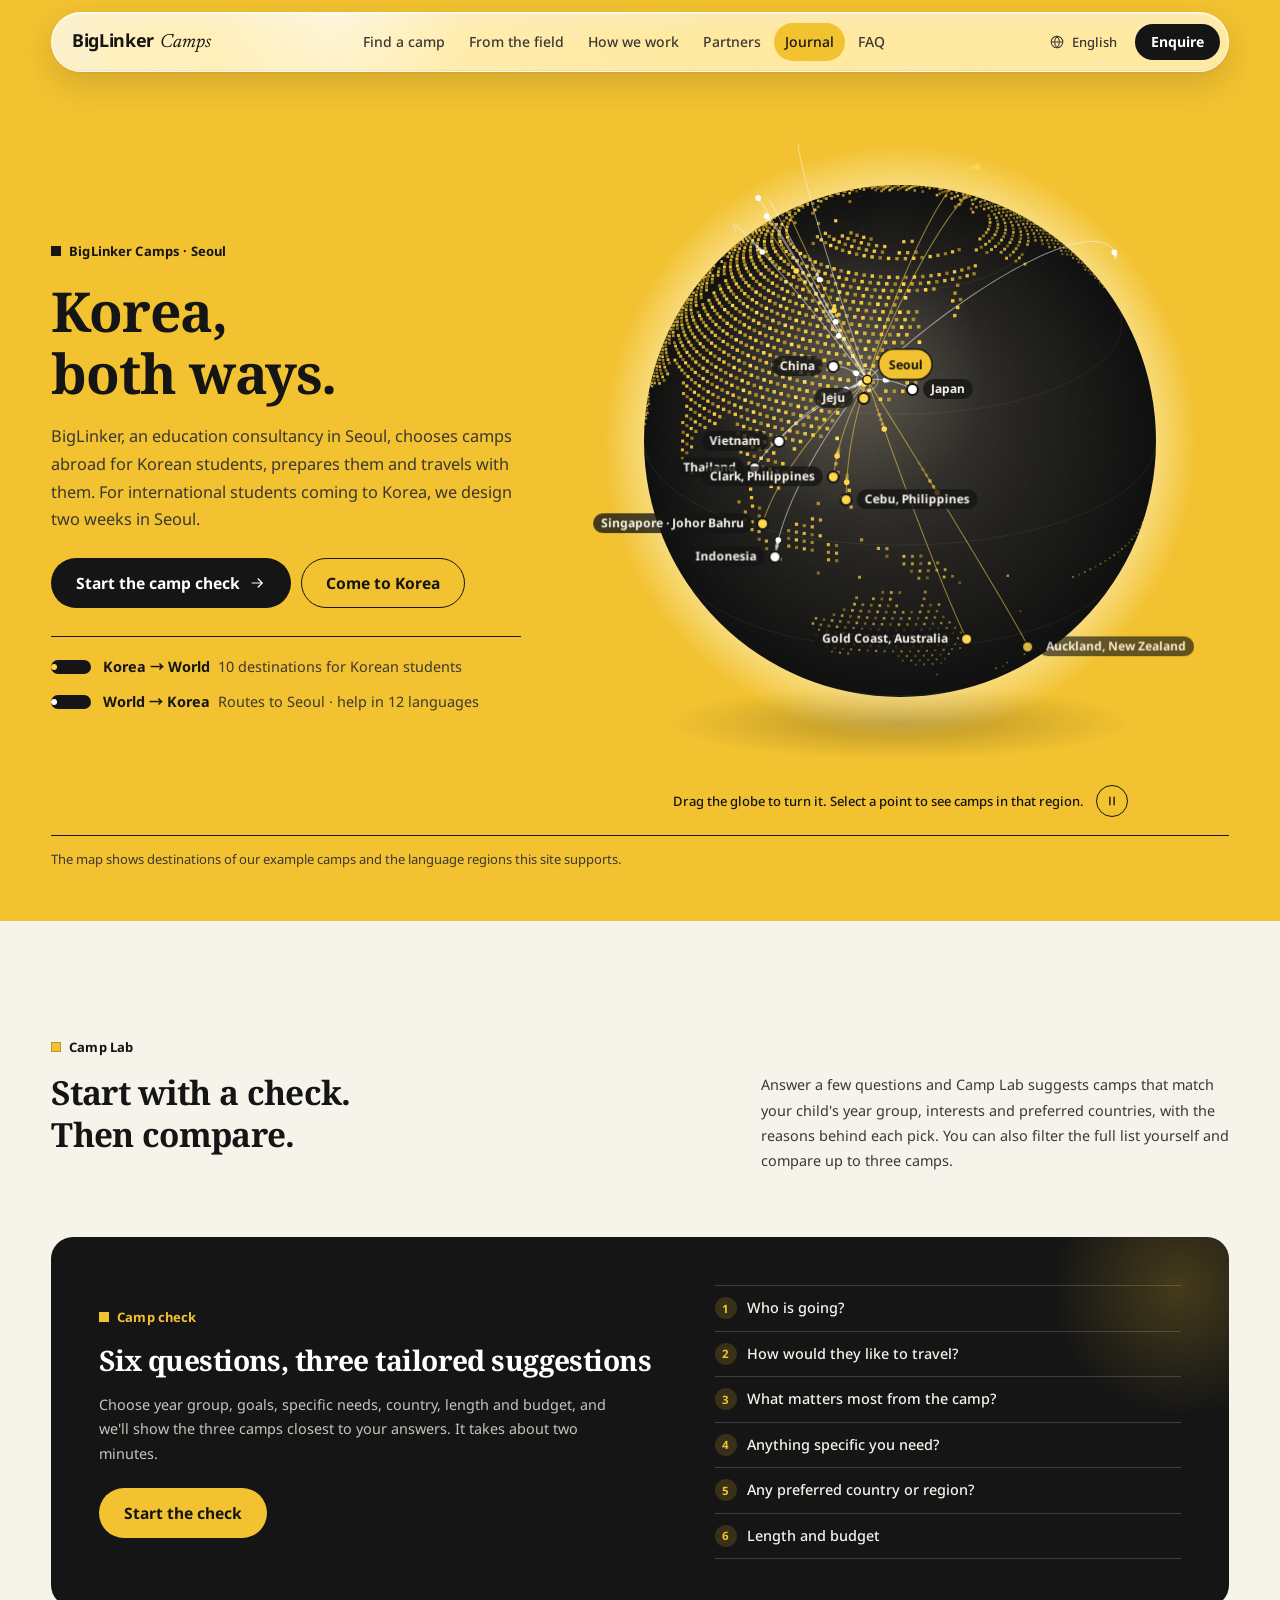
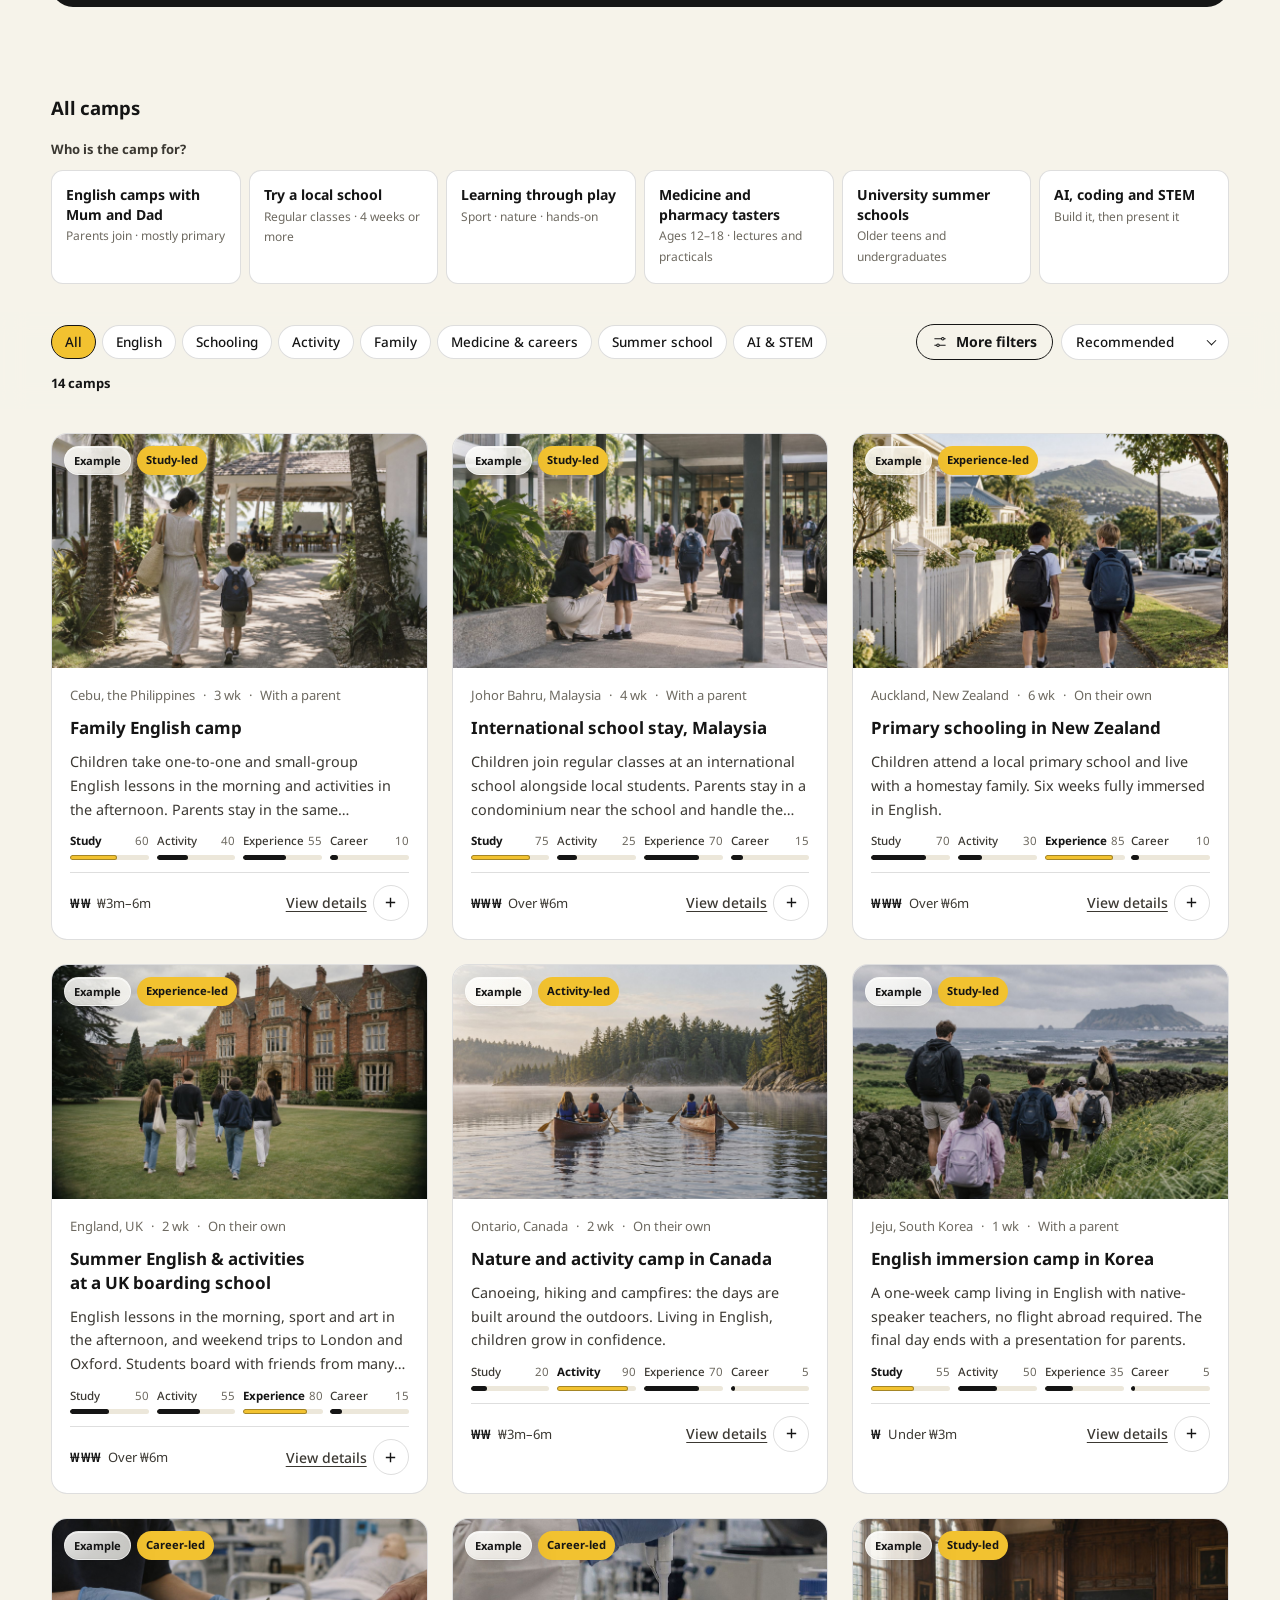
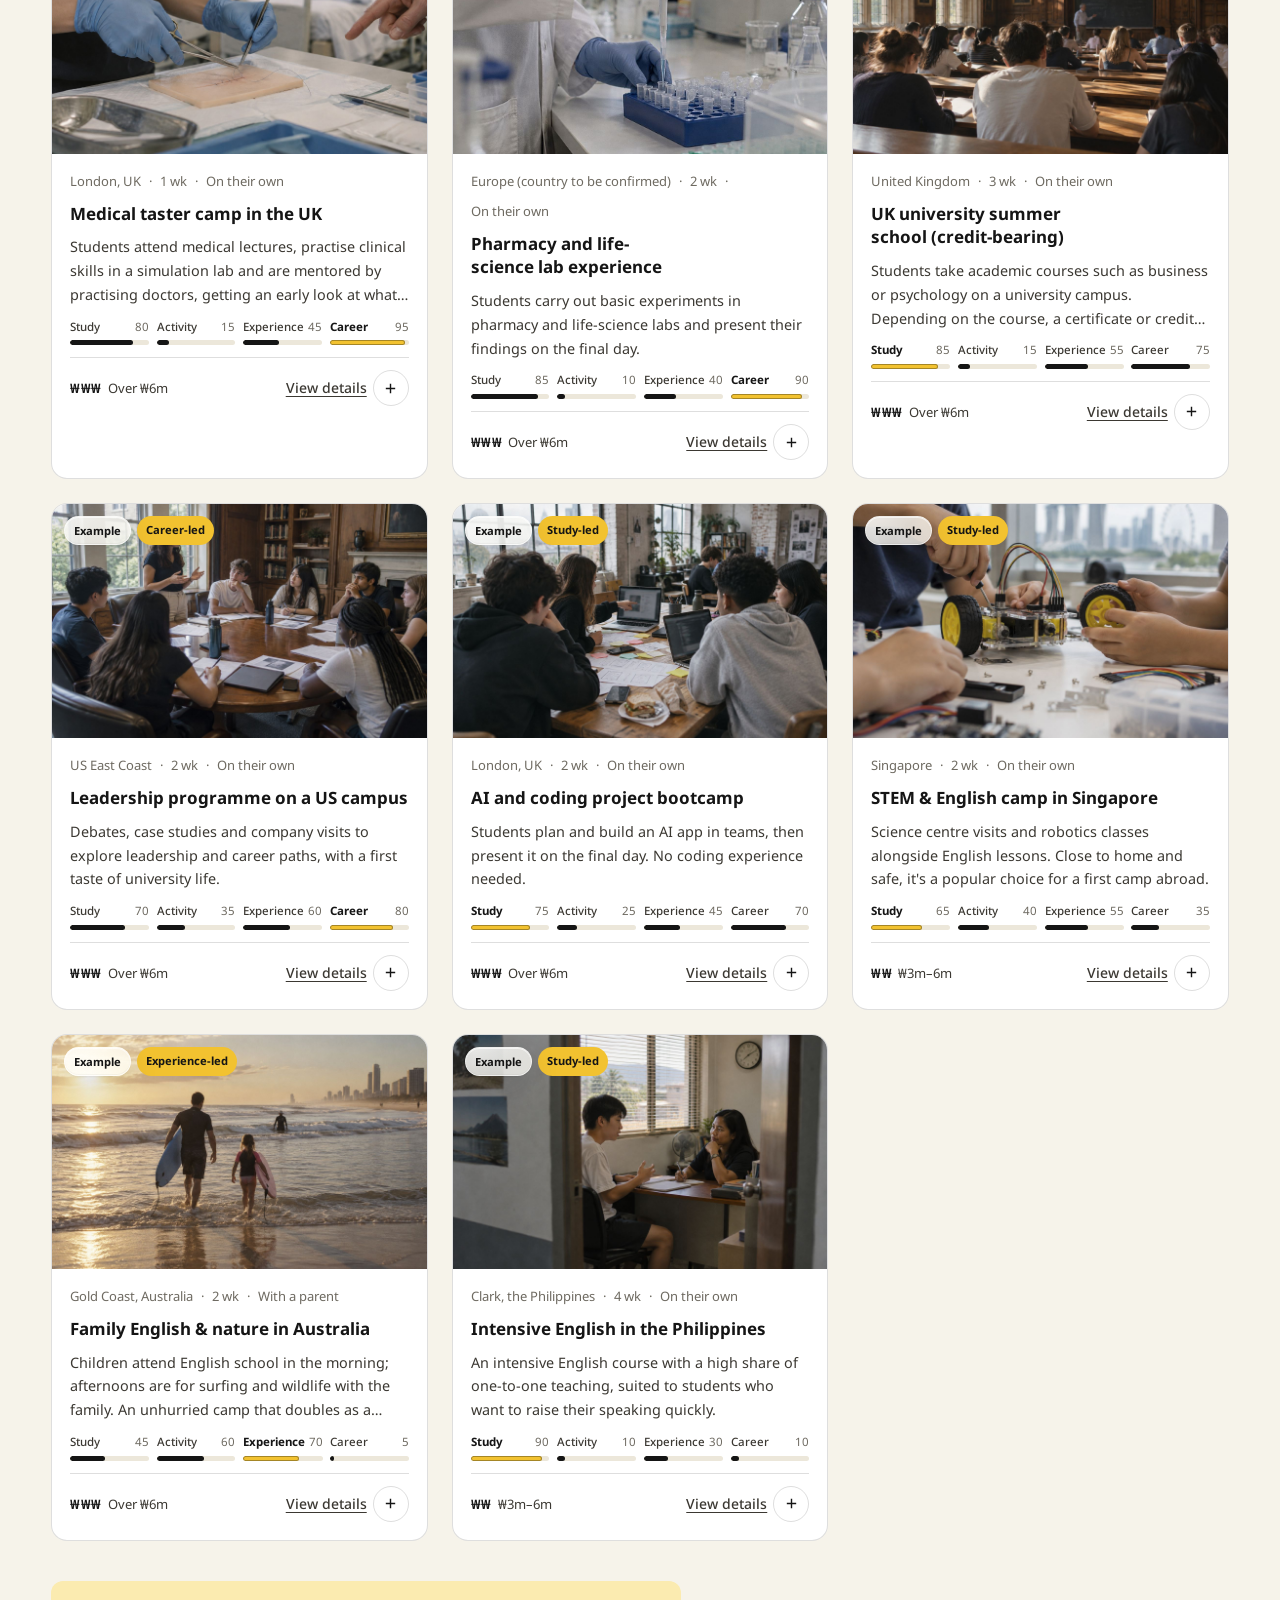
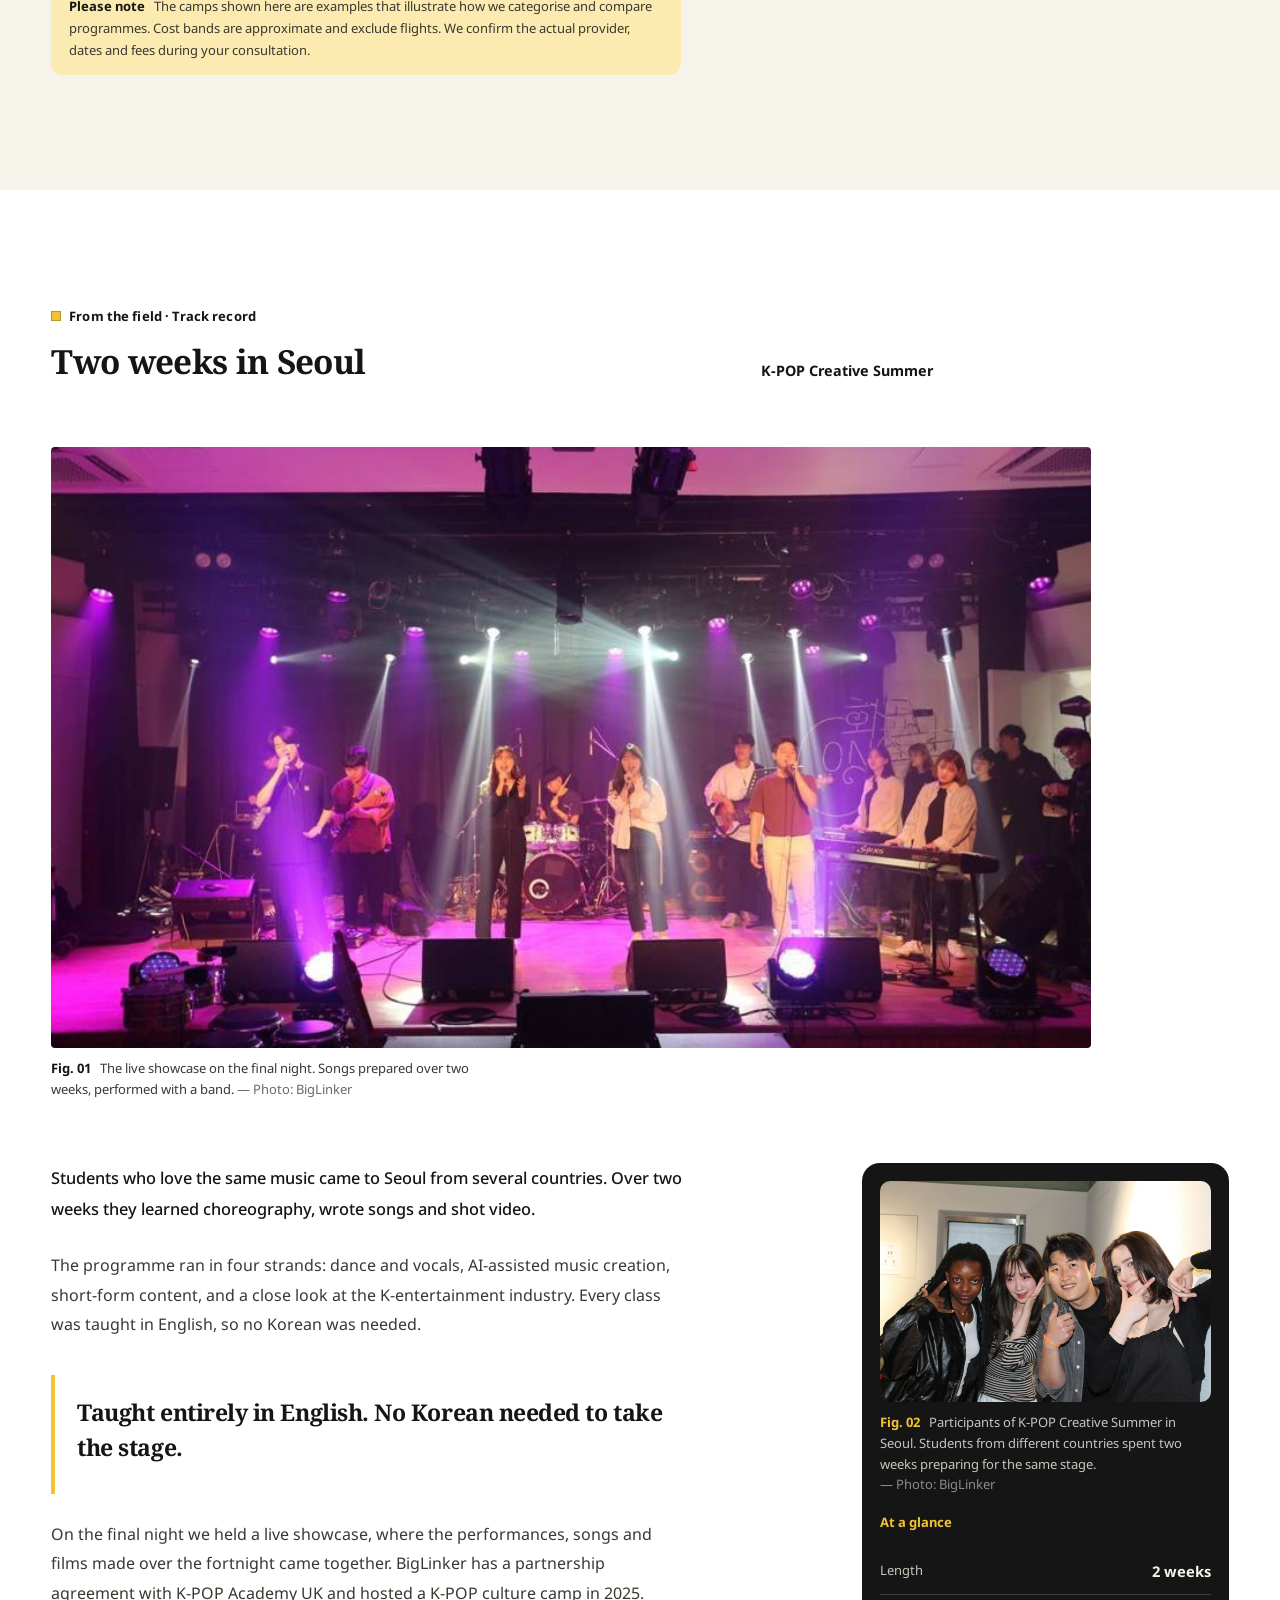
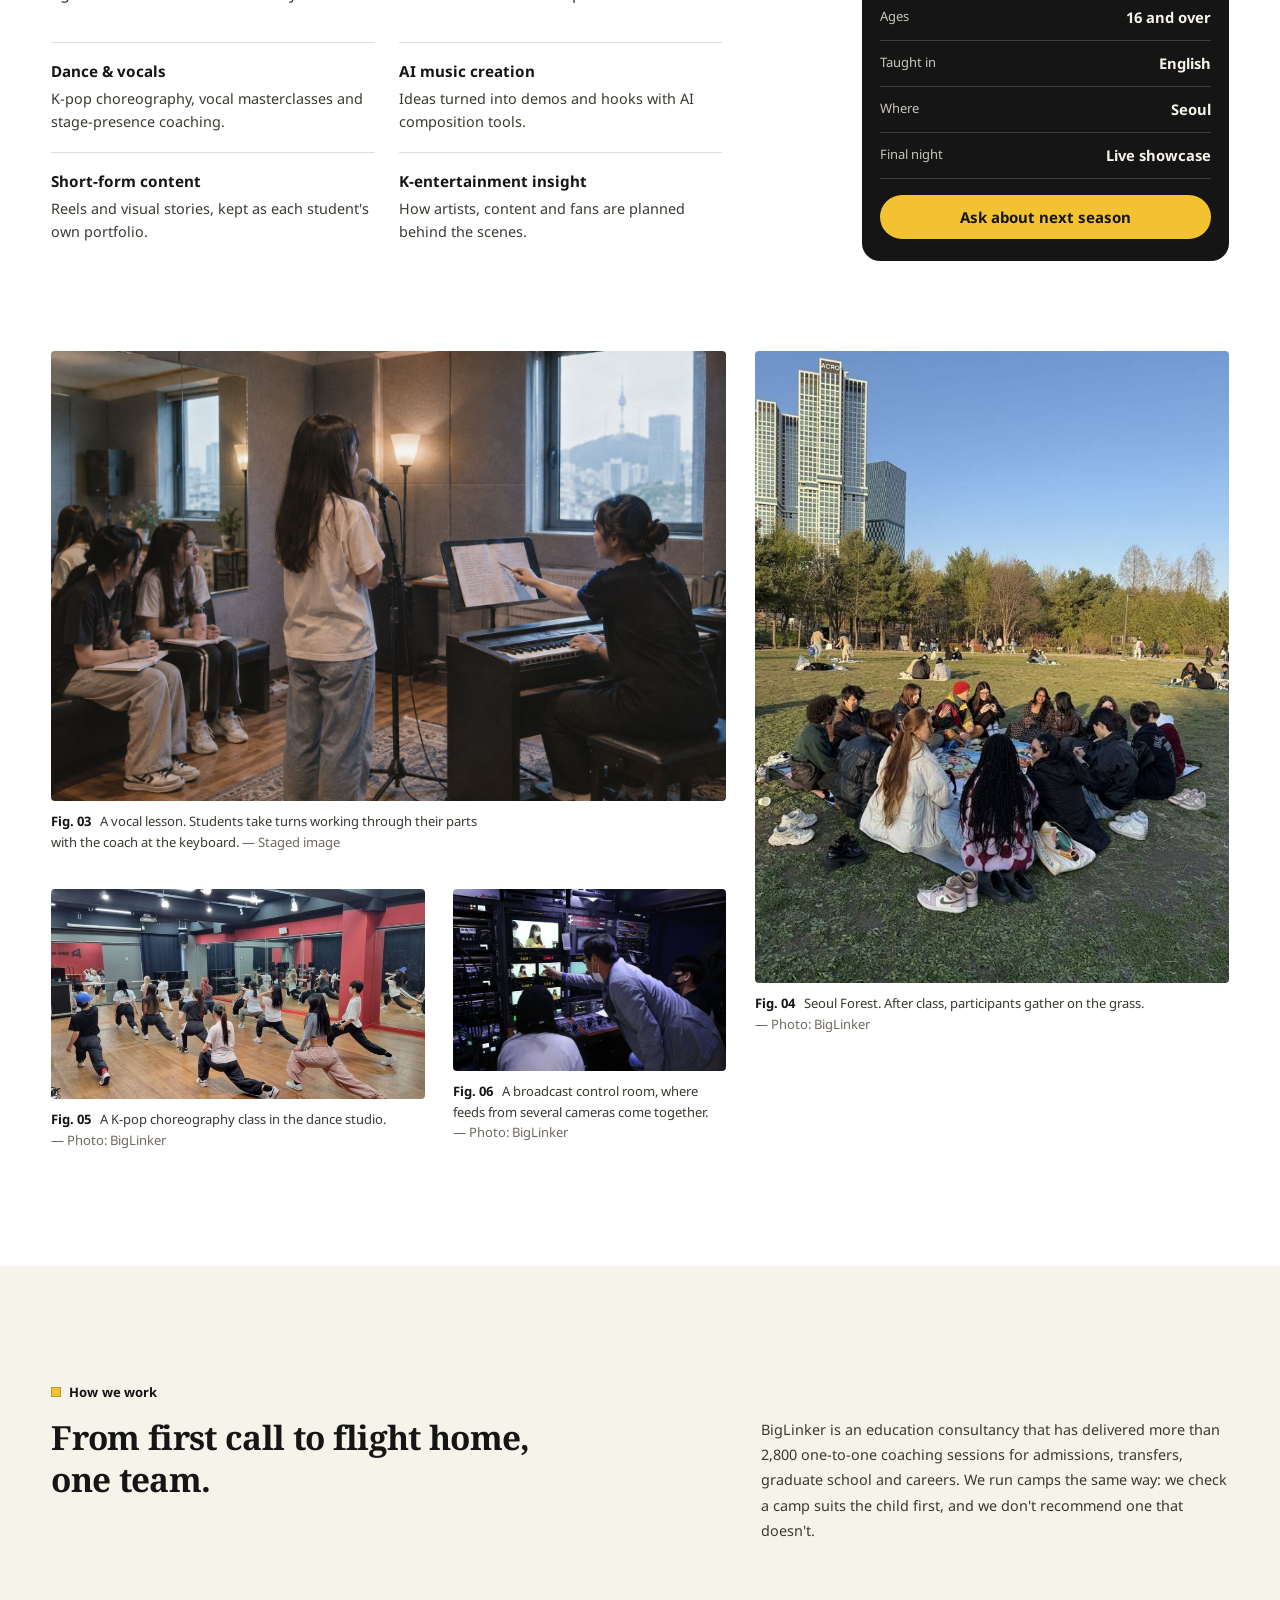
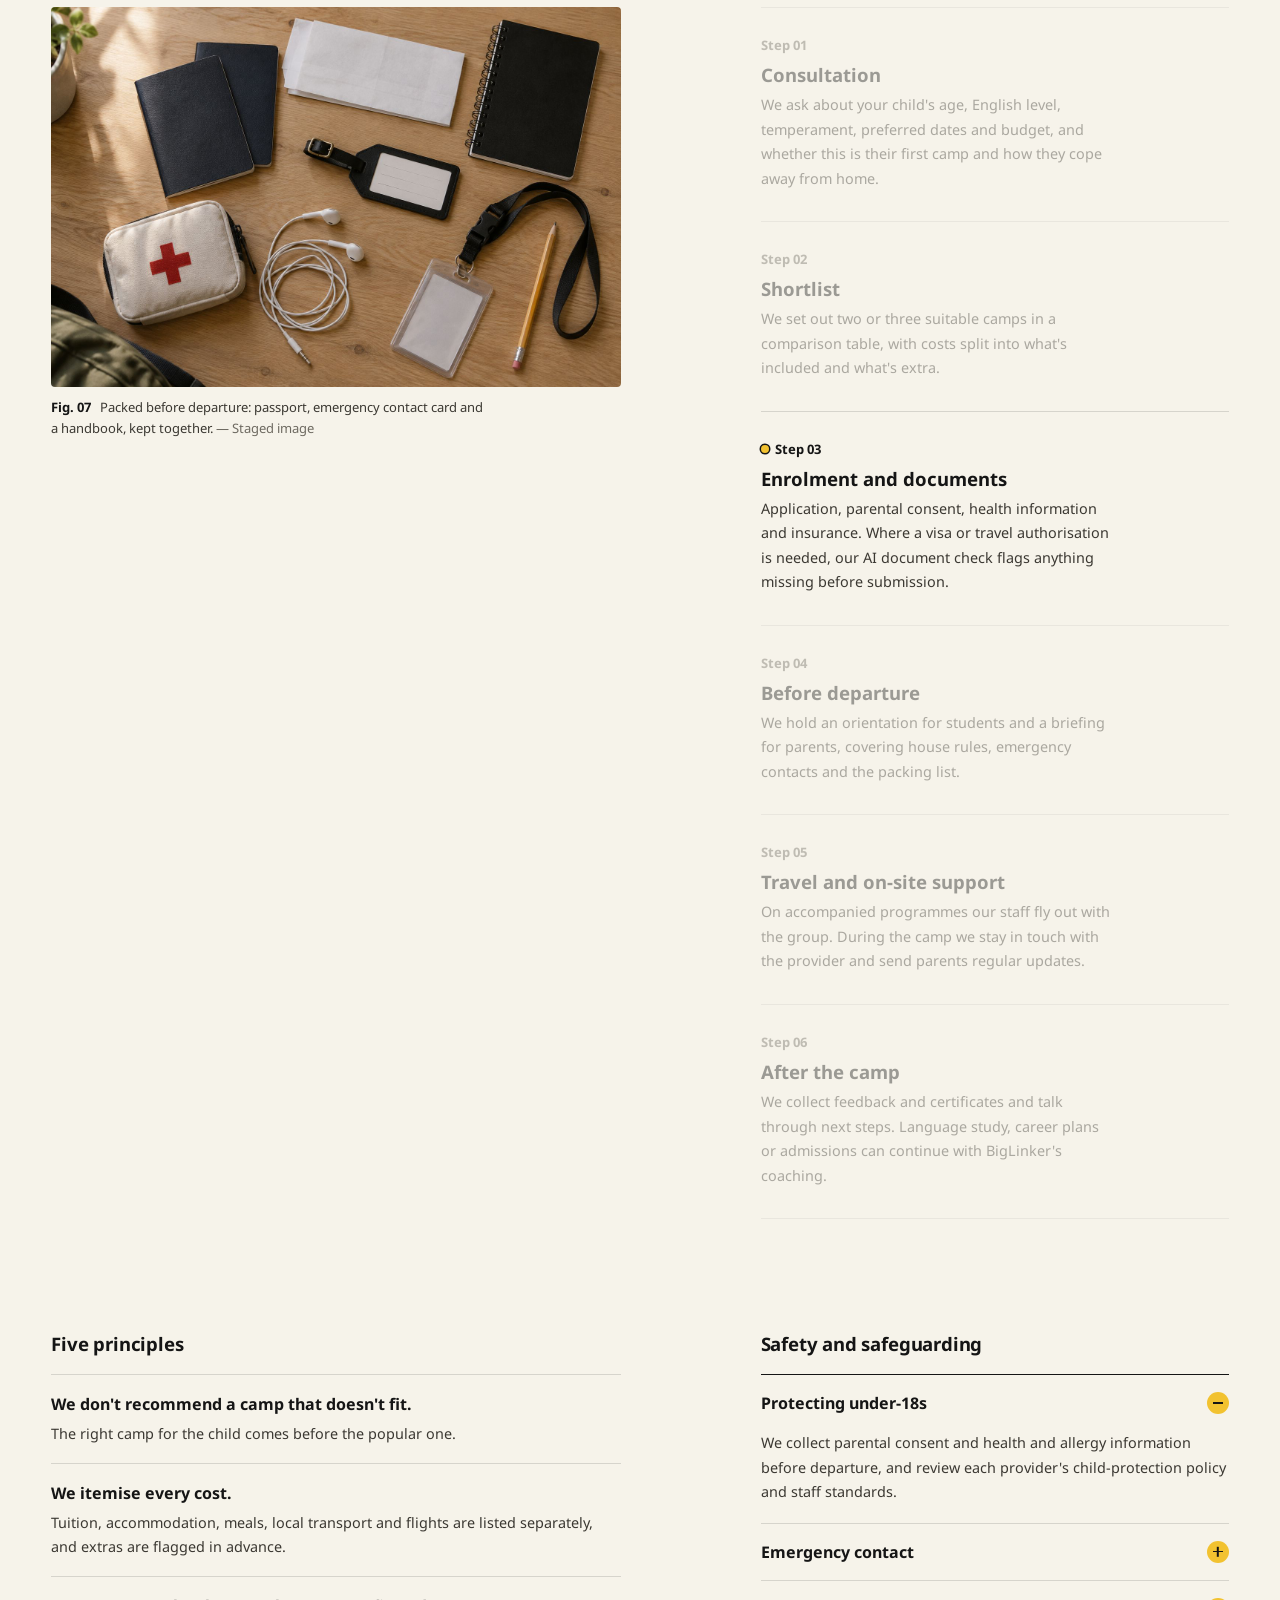
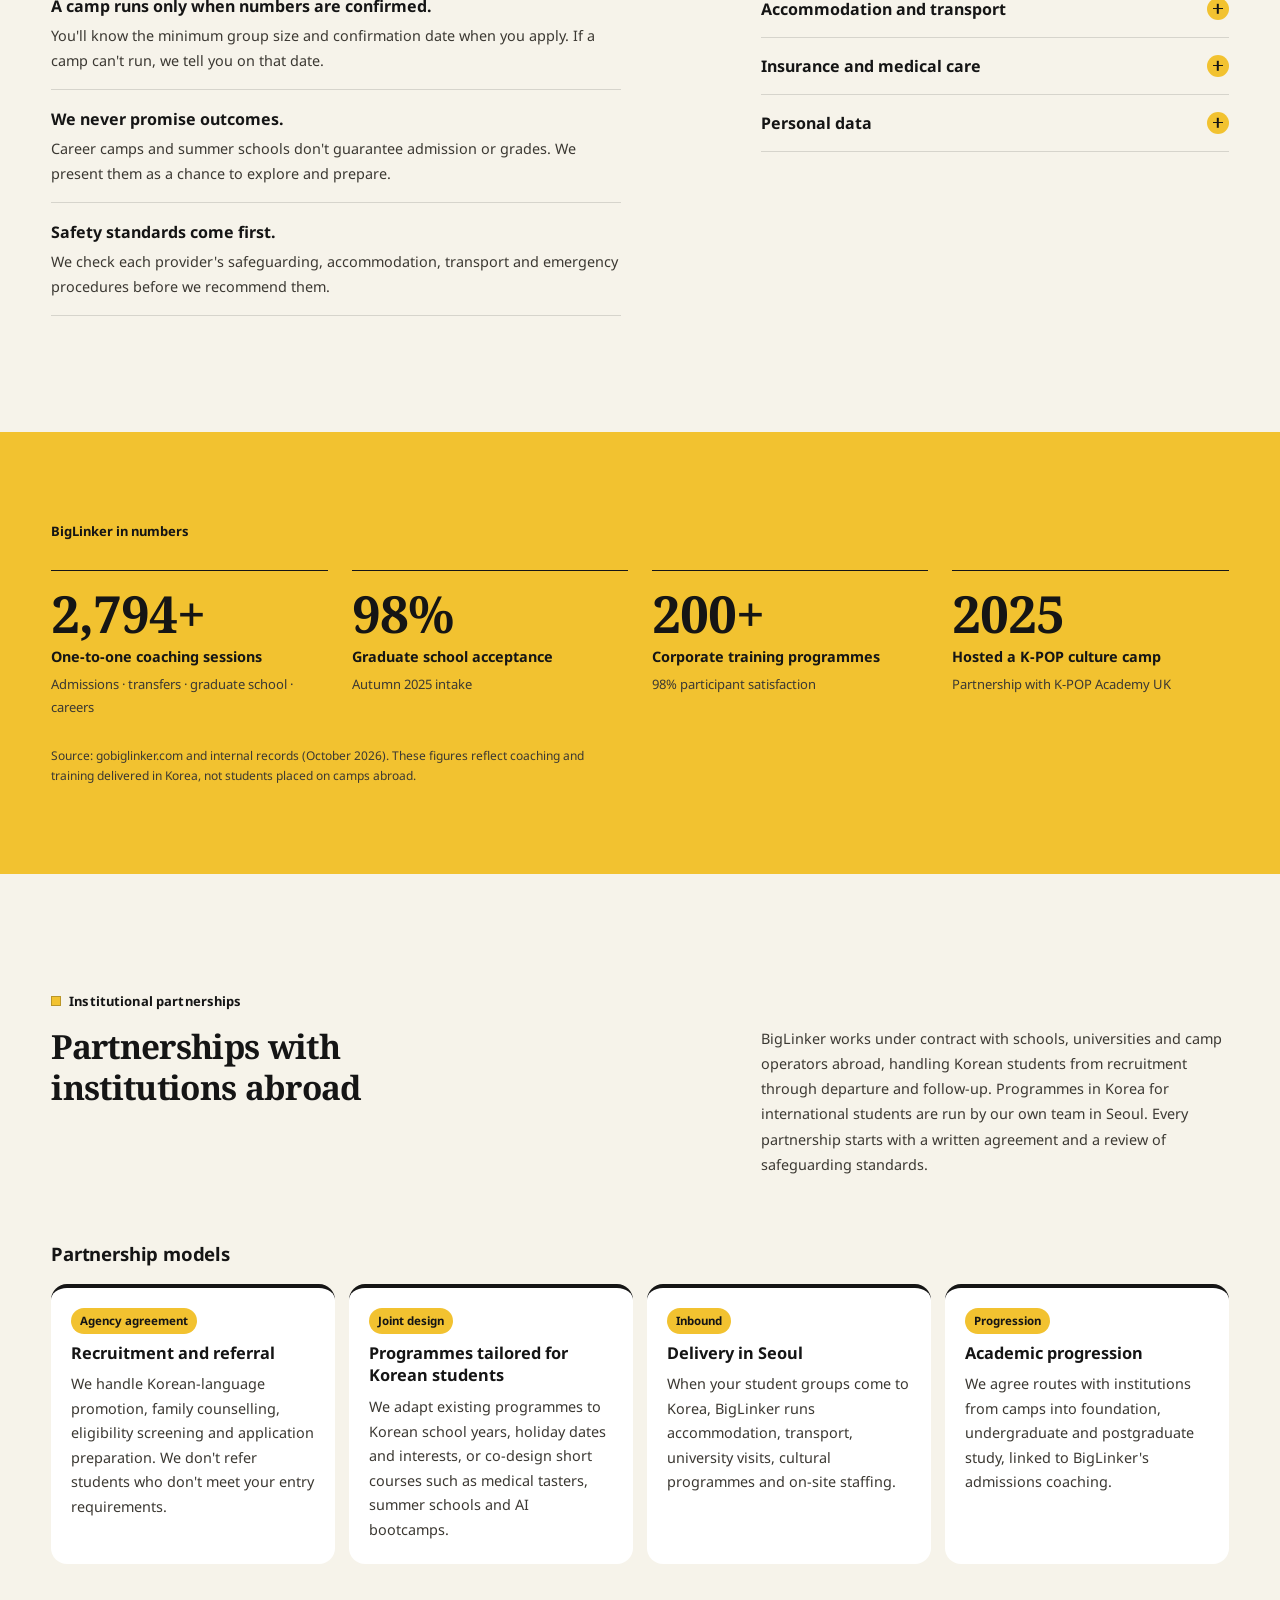
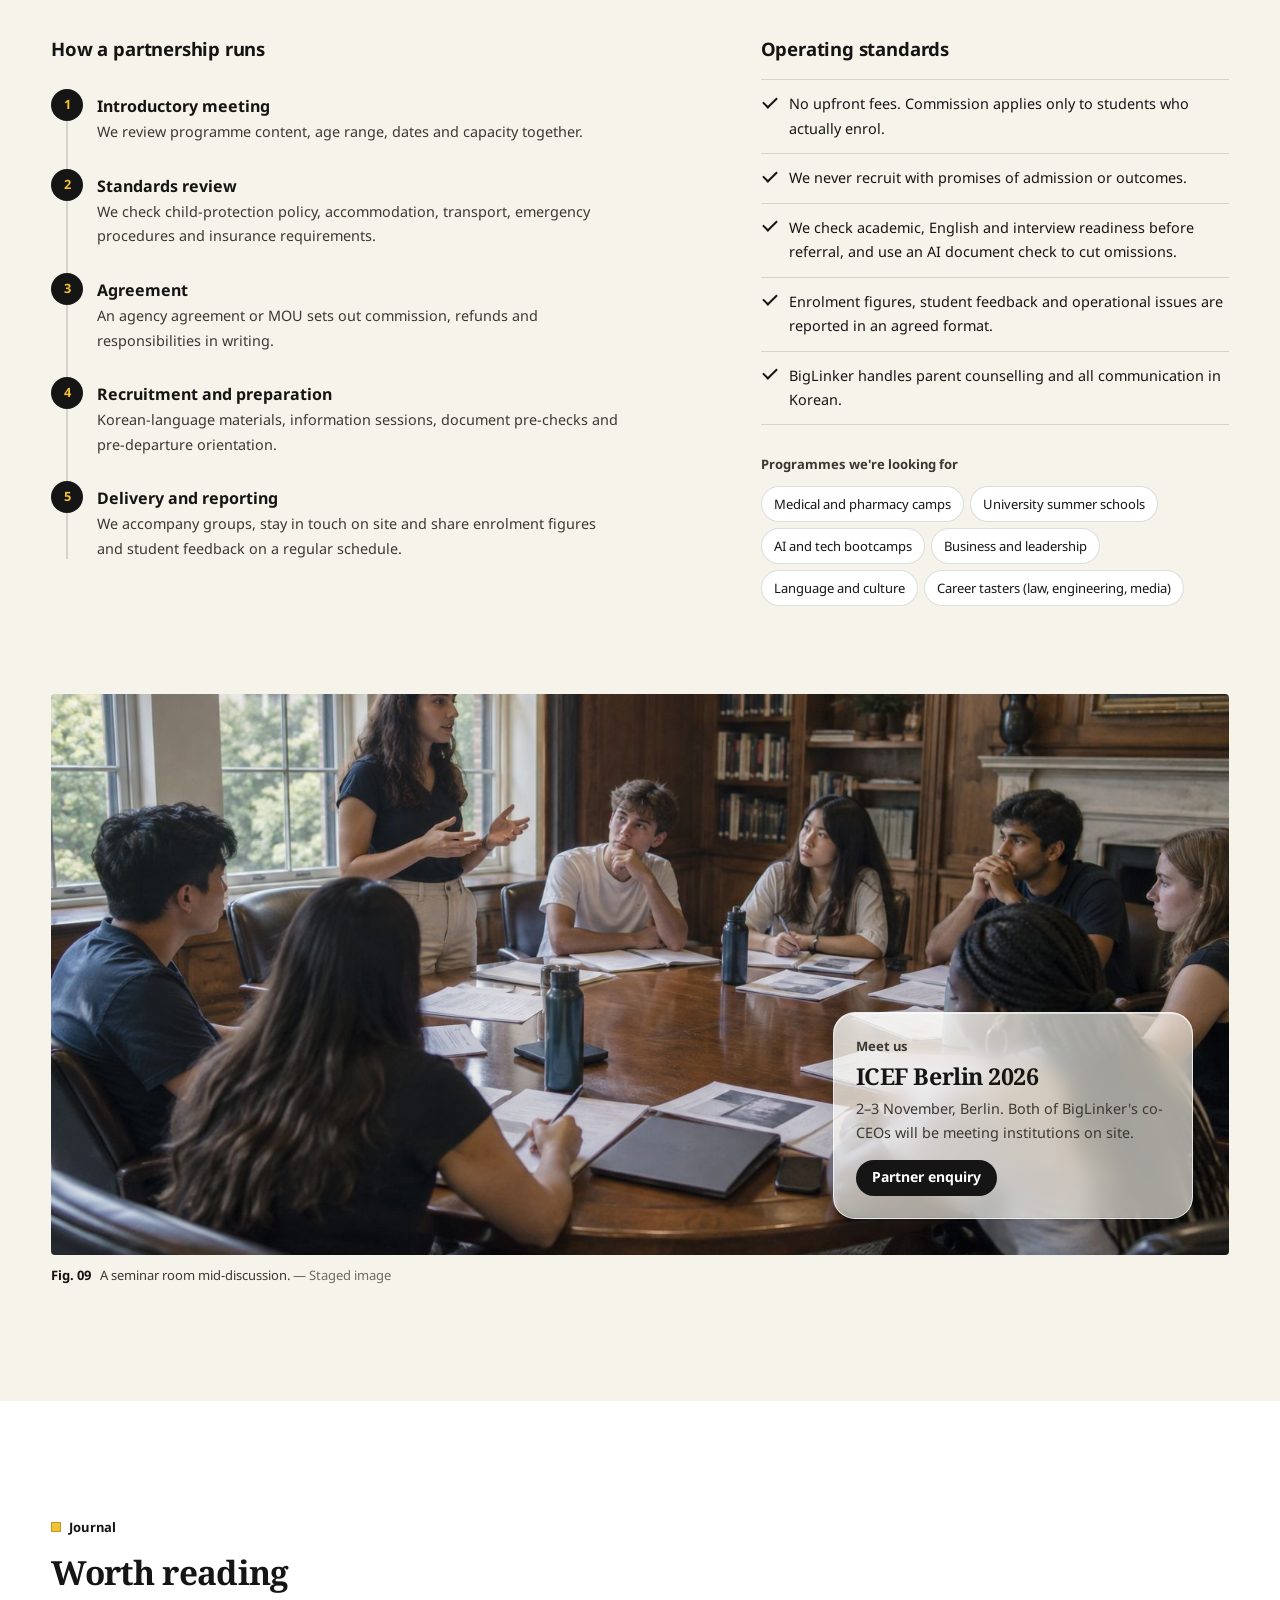
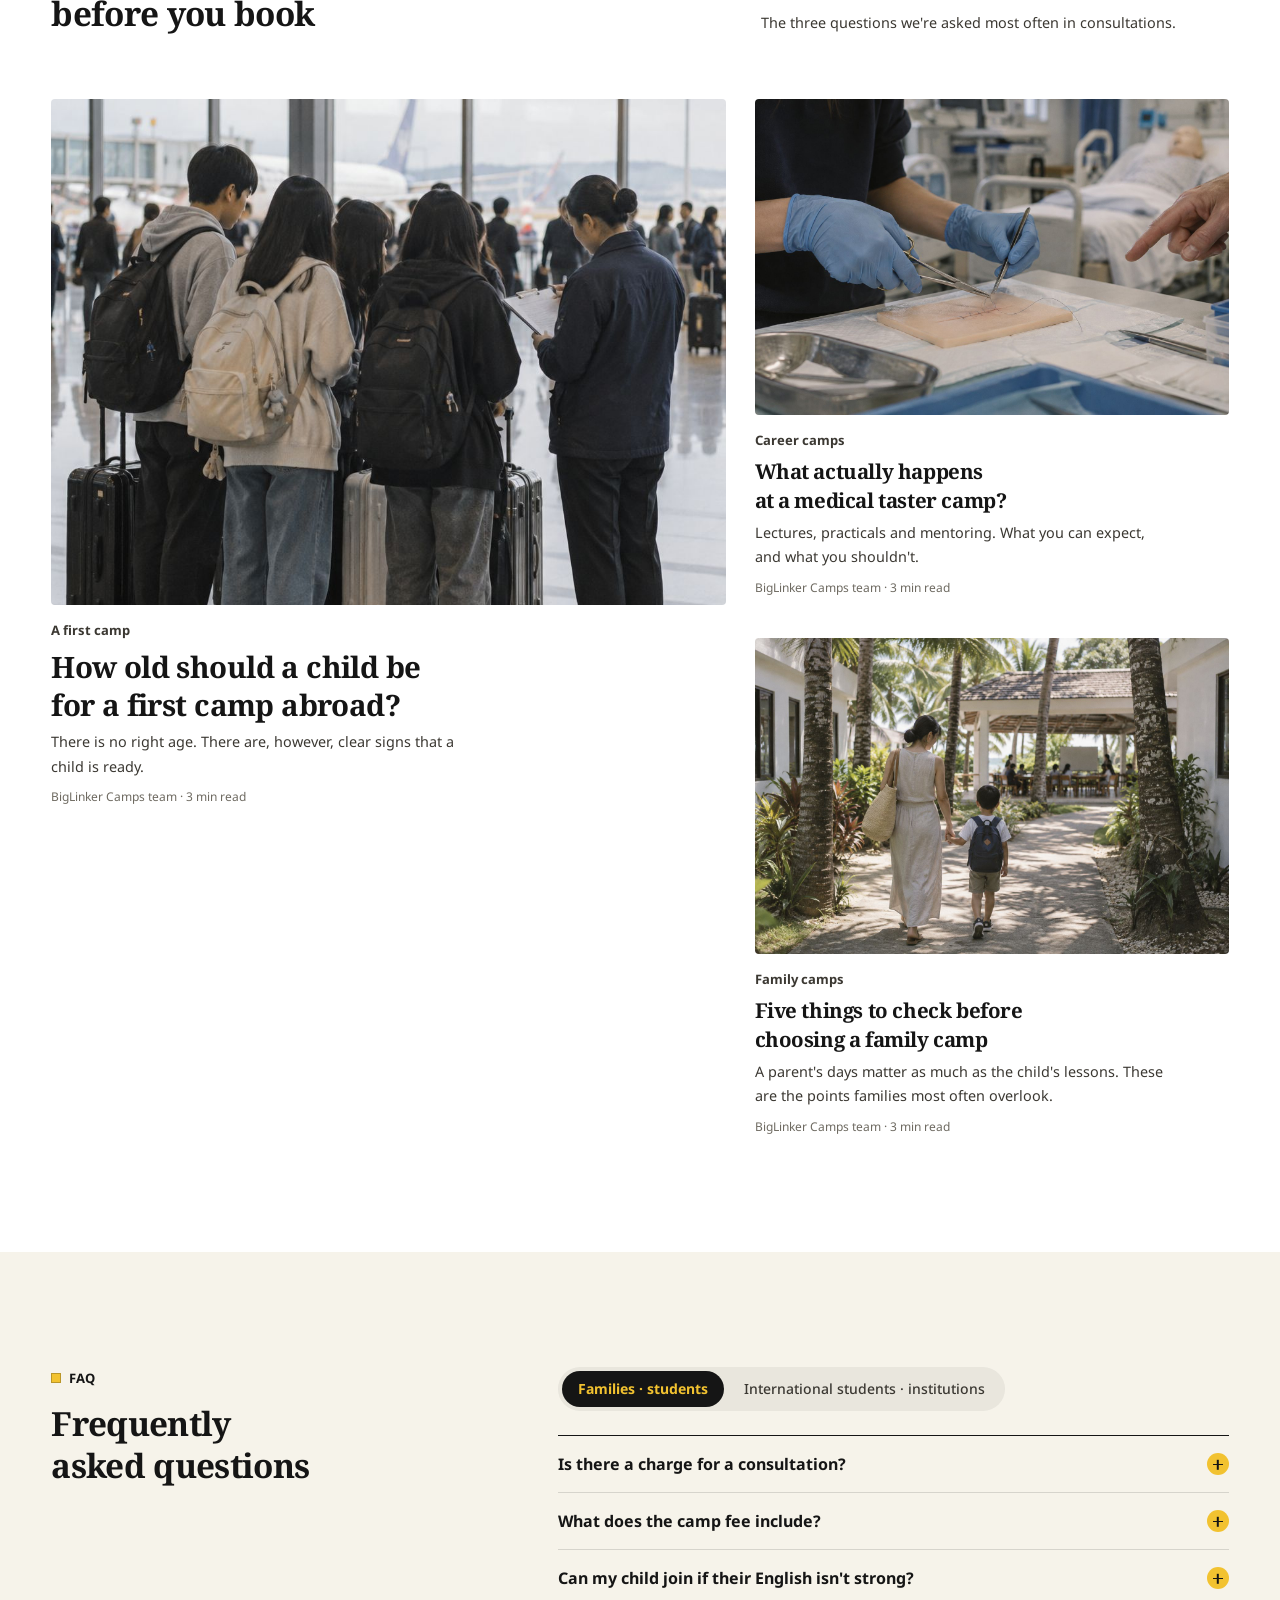
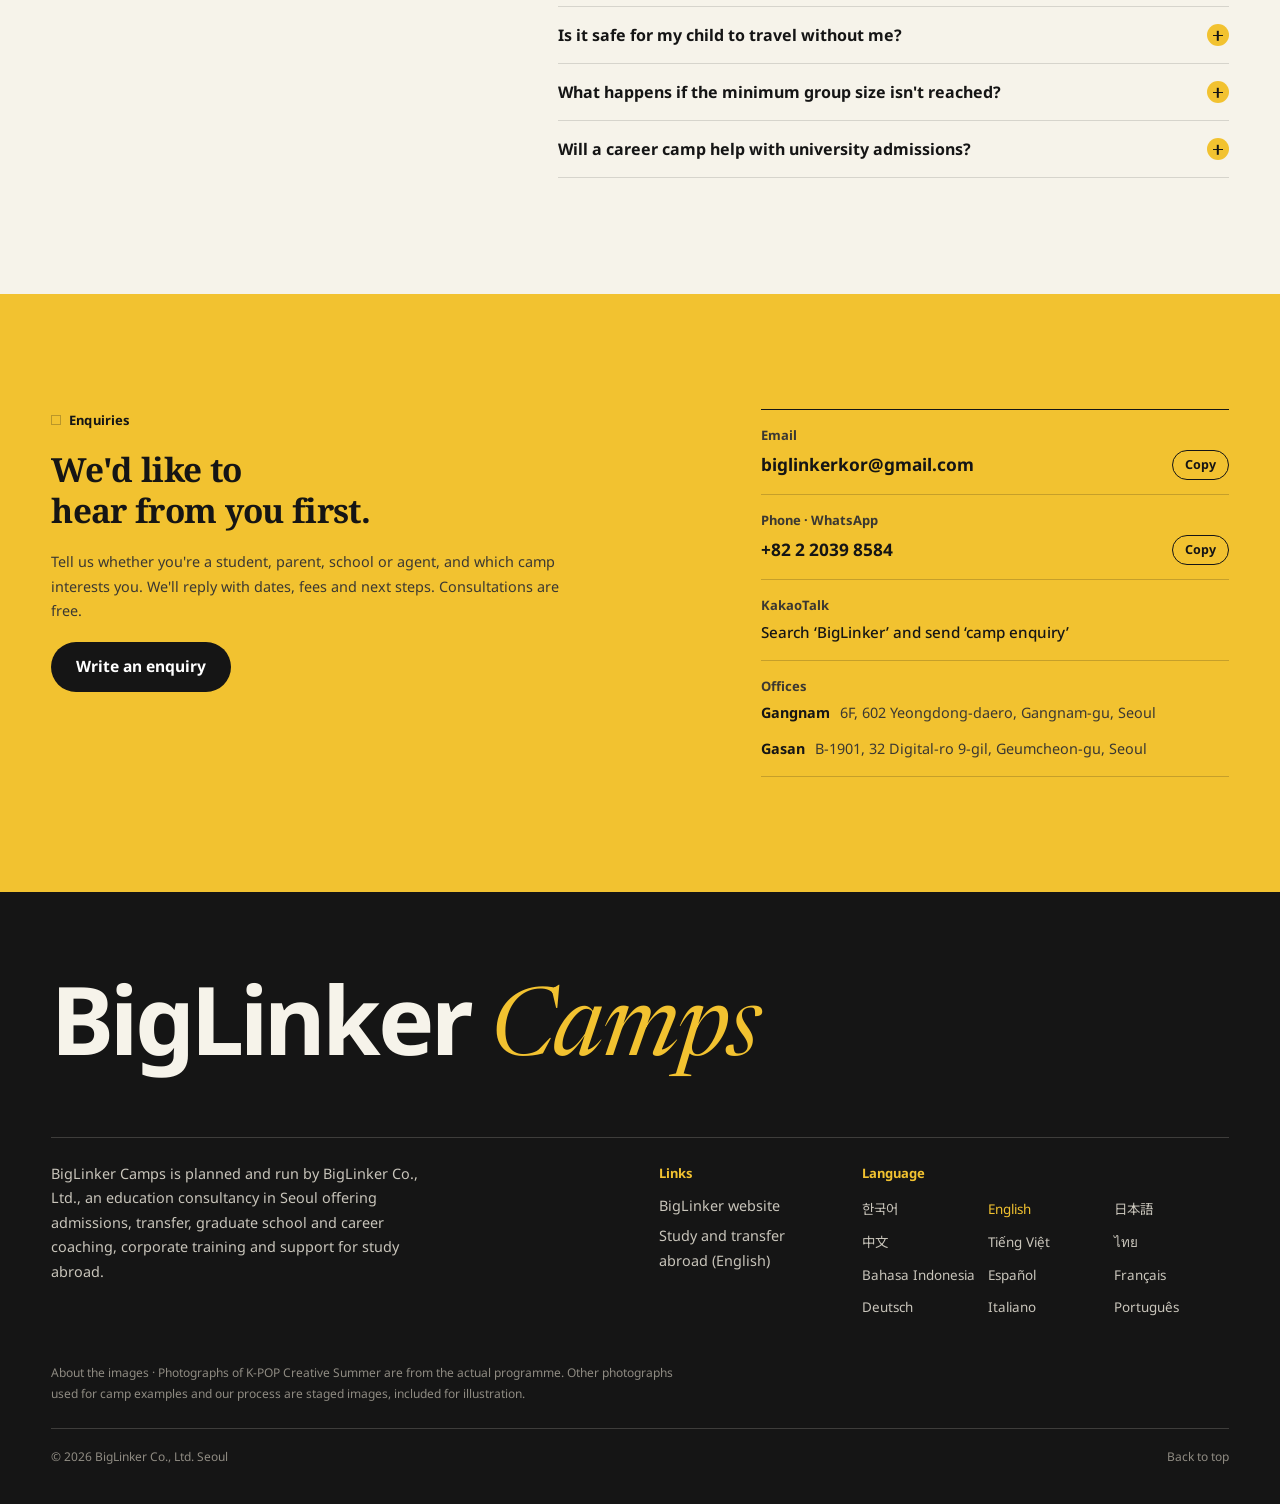
<file: index.html>
<!doctype html>
<html lang="ko">
<head>
<meta charset="utf-8">
<meta name="viewport" content="width=device-width, initial-scale=1, viewport-fit=cover">
<title>BigLinker Camps</title>
<meta name="description" data-i18n-attr="content:meta.description" content="서울의 교육 컨설팅 회사 빅링커가 기획하고 모집하고 운영하는 캠프. 해외 캠프를 조건별로 비교하고, 한국으로 오는 단기 프로그램을 안내합니다.">
<meta property="og:title" content="BigLinker Camps">
<meta property="og:type" content="website">
<meta property="og:image" content="assets/img/kpop-friends.jpg">
<meta name="theme-color" content="#F2C230">
<link rel="preconnect" href="https://fonts.googleapis.com">
<link rel="preconnect" href="https://fonts.gstatic.com" crossorigin>
<link rel="stylesheet" href="https://fonts.googleapis.com/css2?family=Noto+Sans+KR:wght@400;500;700&family=Noto+Serif+KR:wght@600;700&family=Newsreader:ital,opsz,wght@0,6..72,600;1,6..72,400&display=swap">
<link rel="stylesheet" href="assets/site.css">
</head>
<body>
<a class="skip" href="#main" data-i18n="nav.skip">본문으로 건너뛰기</a>
<div class="progress" aria-hidden="true"><span id="progressBar"></span></div>

<svg class="svg-defs" width="0" height="0" aria-hidden="true" focusable="false">
  <filter id="lg-refract" x="0" y="0" width="100%" height="100%" color-interpolation-filters="sRGB">
    <feTurbulence type="fractalNoise" baseFrequency="0.011 0.017" numOctaves="2" seed="4" result="noise"/>
    <feGaussianBlur in="noise" stdDeviation="1.6" result="soft"/>
    <feDisplacementMap in="SourceGraphic" in2="soft" scale="22" xChannelSelector="R" yChannelSelector="B"/>
  </filter>
</svg>

<header class="masthead" id="top">
  <div class="masthead__bar glass glass--refract">
    <a class="brand" href="#top" aria-label="BigLinker Camps"><span class="brand__big">BigLinker</span><em class="brand__camps">Camps</em></a>
    <nav class="mainnav" aria-label="BigLinker Camps">
      <a href="#lab" data-i18n="nav.lab">캠프 찾기</a>
      <a href="#feature" data-i18n="nav.feature">현장 기록</a>
      <a href="#how" data-i18n="nav.how">운영 방식</a>
      <a href="#partners" data-i18n="nav.partners">기관 협력</a>
      <a href="#journal" data-i18n="nav.journal">저널</a>
      <a href="#faq" data-i18n="nav.faq">자주 묻는 질문</a>
    </nav>
    <div class="masthead__tools">
      <div class="lang" id="lang">
        <button class="lang__btn" id="langBtn" type="button" aria-haspopup="true" aria-expanded="false" aria-controls="langMenu" data-i18n-attr="aria-label:nav.lang" aria-label="언어 선택">
          <svg viewBox="0 0 20 20" width="16" height="16" aria-hidden="true"><circle cx="10" cy="10" r="7.25" fill="none" stroke="currentColor" stroke-width="1.3"/><path d="M2.9 10h14.2M10 2.8c2 2.1 3 4.5 3 7.2s-1 5.1-3 7.2c-2-2.1-3-4.5-3-7.2s1-5.1 3-7.2Z" fill="none" stroke="currentColor" stroke-width="1.3"/></svg>
          <span class="lang__name" id="langCurrent" data-i18n="lang.name">한국어</span>
          <span class="lang__code" id="langCode" aria-hidden="true">KO</span>
        </button>
        <div class="lang__menu glass" id="langMenu" hidden></div>
      </div>
      <button class="btn btn--ink btn--sm masthead__cta" type="button" data-open-inquiry data-i18n="nav.cta">상담 신청</button>
      <button class="iconbtn masthead__menu" id="menuBtn" type="button" aria-controls="navDrawer" data-i18n-attr="aria-label:nav.menu" aria-label="메뉴">
        <svg viewBox="0 0 24 24" width="22" height="22" aria-hidden="true"><path d="M4 8h16M4 16h16" stroke="currentColor" stroke-width="1.5" fill="none"/></svg>
      </button>
    </div>
  </div>
  <nav class="mtabs" id="mtabs" data-i18n-attr="aria-label:nav.menu" aria-label="메뉴">
    <div class="mtabs__track" id="mtabsTrack">
      <a href="#lab" data-i18n="nav.lab">캠프 찾기</a>
      <a href="#feature" data-i18n="nav.feature">현장 기록</a>
      <a href="#how" data-i18n="nav.how">운영 방식</a>
      <a href="#partners" data-i18n="nav.partners">기관 협력</a>
      <a href="#journal" data-i18n="nav.journal">저널</a>
      <a href="#faq" data-i18n="nav.faq">자주 묻는 질문</a>
    </div>
  </nav>
</header>

<main id="main">

  <!-- Hero: Korea ↔ World globe -->
  <section class="hero" aria-labelledby="heroTitle">
    <div class="wrap hero__grid">
      <div class="hero__copy">
        <p class="kicker" data-i18n="hero.eyebrow">BigLinker Camps · 서울</p>
        <h1 class="hero__title display" id="heroTitle" data-i18n-html="hero.title">한국과 세계를,<br>양방향으로.</h1>
        <p class="hero__deck" data-i18n="hero.deck">서울의 교육 컨설팅 회사 빅링커가 해외 캠프를 고르고, 준비시키고, 함께 출국합니다. 한국을 찾는 해외 학생에게는 서울에서의 2주를 설계합니다.</p>
        <div class="hero__ctas">
          <a class="btn btn--ink btn--lg" href="#lab" data-start-diag><span data-i18n="hero.ctaDiag">해외 캠프 진단하기</span><svg viewBox="0 0 24 24" width="18" height="18" aria-hidden="true"><path d="M5 12h13M13 6l6 6-6 6" fill="none" stroke="currentColor" stroke-width="1.6"/></svg></a>
          <a class="btn btn--line btn--lg" href="#feature"><span data-i18n="hero.ctaKorea">한국으로 오는 캠프</span></a>
        </div>
        <ul class="legend">
          <li><span class="legend__sw legend__sw--out" aria-hidden="true"><i></i></span><span><b data-i18n="map.out">한국 → 세계</b><span class="legend__n" id="legendOut"></span></span></li>
          <li><span class="legend__sw legend__sw--in" aria-hidden="true"><i></i></span><span><b data-i18n="map.in">세계 → 한국</b><span class="legend__n" id="legendIn"></span></span></li>
        </ul>
      </div>

      <div class="globe" id="globe">
        <div class="globe__stage" id="globeStage" role="img" data-i18n-attr="aria-label:map.label" aria-label="한국과 캠프 목적지를 잇는 세계 지도">
          <canvas class="globe__canvas" id="globeCanvas" aria-hidden="true"></canvas>
          <div class="globe__pins" id="globePins"></div>
          <div class="maptip glass" id="mapTip" hidden></div>
        </div>
        <div class="globe__bar">
          <p class="globe__hint" id="mapHint"></p>
          <button class="iconbtn globe__play" id="mapPlay" type="button" data-i18n-attr="aria-label:map.pause" aria-pressed="false" aria-label="움직임 멈추기">
            <svg class="i-pause" viewBox="0 0 20 20" width="14" height="14" aria-hidden="true"><path d="M7 4v12M13 4v12" stroke="currentColor" stroke-width="2"/></svg>
            <svg class="i-play" viewBox="0 0 20 20" width="14" height="14" aria-hidden="true"><path d="M6 4l10 6-10 6Z" fill="currentColor"/></svg>
          </button>
        </div>
      </div>
    </div>
    <div class="wrap"><p class="hero__cap" data-i18n="map.caption">지도는 캠프 예시의 목적지와 이 사이트가 지원하는 언어권을 나타냅니다.</p></div>
  </section>

  <!-- Camp Lab -->
  <section class="sec lab" id="lab" aria-labelledby="labTitle">
    <div class="wrap">
      <header class="sec__head">
        <p class="kicker" data-i18n="lab.kicker">캠프연구소</p>
        <h2 class="sec__title display" id="labTitle" data-i18n-html="lab.title">진단으로 찾고,<br>조건으로 비교합니다.</h2>
        <p class="sec__deck" data-i18n="lab.deck">몇 가지 질문에 답하면 캠프연구소가 학년과 성향, 원하는 나라에 맞는 캠프를 추천 이유와 함께 골라 드립니다. 아래 목록에서 조건을 직접 골라 찾고 최대 세 개까지 비교할 수도 있습니다.</p>
      </header>

      <div class="diag" id="diag" aria-labelledby="diagTitle">
        <div class="diag__intro" id="diagIntro">
          <div class="diag__introText">
            <p class="kicker kicker--y" data-i18n="diag.kicker">캠프 진단</p>
            <h3 class="diag__title display" id="diagTitle" data-i18n="diag.title">여섯 가지 질문으로 맞춤 캠프를 추천합니다</h3>
            <p class="diag__deck" data-i18n="diag.deck">학년, 원하는 방향, 필요한 것, 나라, 기간과 예산을 고르면 조건에 가장 가까운 캠프 세 곳을 보여 드립니다. 2분 정도 걸립니다.</p>
            <button class="btn btn--yellow btn--lg" type="button" id="diagStart" data-i18n="diag.start">진단 시작</button>
          </div>
          <ol class="diag__steps" aria-hidden="true">
            <li><span>1</span><b data-i18n="q1.t">누가 참여하나요?</b></li>
            <li><span>2</span><b data-i18n="q2.t">어떻게 가고 싶나요?</b></li>
            <li><span>3</span><b data-i18n="q3.t">캠프에서 가장 원하는 것은 무엇인가요?</b></li>
            <li><span>4</span><b data-i18n="q4.t">구체적으로 필요한 것이 있나요?</b></li>
            <li><span>5</span><b data-i18n="q5.t">가고 싶은 나라나 지역이 있나요?</b></li>
            <li><span>6</span><b data-i18n="q6.t">기간과 예산을 알려 주세요.</b></li>
          </ol>
        </div>
        <div class="diag__run" id="diagRun" hidden>
          <div class="diag__top">
            <span class="diag__count" id="diagCount"></span>
            <div class="diag__progress" aria-hidden="true"><i id="diagBar"></i></div>
            <button class="iconbtn diag__x" type="button" id="diagClose" data-i18n-attr="aria-label:diag.close" aria-label="진단 닫기"><svg viewBox="0 0 24 24" width="20" height="20" aria-hidden="true"><path d="M6 6l12 12M18 6 6 18" stroke="currentColor" stroke-width="1.5"/></svg></button>
          </div>
          <div class="diag__q" id="diagQ"></div>
          <div class="diag__nav">
            <button class="linkbtn linkbtn--inv" type="button" id="diagPrev" data-i18n="diag.prev">이전</button>
            <span class="diag__spacer"></span>
            <button class="linkbtn linkbtn--inv" type="button" id="diagSkip" data-i18n="diag.skip">건너뛰기</button>
            <button class="btn btn--yellow" type="button" id="diagNext" data-i18n="diag.next">다음</button>
          </div>
        </div>
        <div class="diag__result" id="diagResult" hidden aria-live="polite"></div>
      </div>

      <div class="lablist">
        <h3 class="subhead" data-i18n="lab.listTitle">전체 캠프</h3>
        <div class="quick">
          <p class="quick__q" data-i18n="lab.quick">누구를 위한 캠프를 찾으세요?</p>
          <div class="quick__grid">
            <button class="quick__item" type="button" data-quick="family"><span class="quick__t" data-i18n="quick.family.t">엄마·아빠와 함께 가는 영어캠프</span><span class="quick__d" data-i18n="quick.family.d">부모 동반 · 초등 중심</span></button>
            <button class="quick__item" type="button" data-quick="school"><span class="quick__t" data-i18n="quick.school.t">현지 학교 다녀 보기</span><span class="quick__d" data-i18n="quick.school.d">정규 수업 참여 · 4주 이상</span></button>
            <button class="quick__item" type="button" data-quick="activity"><span class="quick__t" data-i18n="quick.activity.t">뛰어놀며 배우는 캠프</span><span class="quick__d" data-i18n="quick.activity.d">스포츠 · 자연 · 체험</span></button>
            <button class="quick__item" type="button" data-quick="career"><span class="quick__t" data-i18n="quick.career.t">의대·약대 진로 탐색</span><span class="quick__d" data-i18n="quick.career.d">중·고등 · 강의와 실습</span></button>
            <button class="quick__item" type="button" data-quick="summer"><span class="quick__t" data-i18n="quick.summer.t">해외 대학 서머스쿨</span><span class="quick__d" data-i18n="quick.summer.d">고등·대학생 · 학술 과정</span></button>
            <button class="quick__item" type="button" data-quick="stem"><span class="quick__t" data-i18n="quick.stem.t">AI·코딩·STEM</span><span class="quick__d" data-i18n="quick.stem.d">만들고 발표하는 프로젝트형</span></button>
          </div>
        </div>

        <div class="filterbar" id="filterbar">
          <div class="filterbar__row">
            <div class="chips" id="catChips" role="group" data-i18n-attr="aria-label:f.cat" aria-label="분야"></div>
            <div class="filterbar__tools">
              <button class="btn btn--line btn--sm" id="moreFilters" type="button" aria-controls="filterDrawer">
                <svg viewBox="0 0 20 20" width="16" height="16" aria-hidden="true"><path d="M3 6h9M15 6h2M3 14h3M9 14h8" stroke="currentColor" stroke-width="1.3" fill="none"/><circle cx="13.5" cy="6" r="1.6" fill="none" stroke="currentColor" stroke-width="1.3"/><circle cx="7.5" cy="14" r="1.6" fill="none" stroke="currentColor" stroke-width="1.3"/></svg>
                <span data-i18n="f.more">조건 더 보기</span><span class="badge" id="moreCount" hidden></span>
              </button>
              <label class="select">
                <span class="vh" data-i18n="f.sort">정렬</span>
                <select id="sortSel"></select>
              </label>
            </div>
          </div>
          <div class="filterbar__status">
            <p class="count" id="campCount" aria-live="polite"></p>
            <div class="active" id="activeFilters"></div>
            <button class="linkbtn" id="resetFilters" type="button" data-i18n="f.reset" hidden>조건 초기화</button>
          </div>
        </div>

        <div class="grid" id="campGrid" aria-busy="true" data-i18n-attr="aria-label:lab.loading" aria-label="캠프 목록을 불러오는 중"></div>
        <div class="empty" id="campEmpty" hidden>
          <p class="empty__t display" data-i18n="lab.empty.t">조건에 맞는 캠프가 없습니다</p>
          <p class="empty__d" data-i18n="lab.empty.d">조건을 하나씩 풀어 보세요. 찾는 캠프가 목록에 없다면 상담으로 알려 주셔도 됩니다.</p>
          <button class="btn btn--line btn--sm" type="button" data-reset-filters data-i18n="f.reset">조건 초기화</button>
        </div>
        <p class="notice"><strong data-i18n="lab.noticeLabel">안내</strong> <span data-i18n="lab.notice">지금 보이는 캠프는 분류와 비교 방식을 보여 드리기 위한 예시입니다. 비용대는 항공권을 제외한 대략적인 범위입니다. 실제 운영 기관과 일정, 비용은 상담할 때 최신 정보로 안내해 드립니다.</span></p>
      </div>
    </div>
  </section>

  <!-- Feature: K-POP Creative Summer -->
  <article class="sec feature" id="feature" aria-labelledby="featureTitle">
    <div class="wrap">
      <header class="sec__head">
        <p class="kicker" data-i18n="feature.kicker">현장 기록 · 운영 실적</p>
        <h2 class="sec__title display" id="featureTitle" data-i18n="feature.title">서울에서 보낸 2주</h2>
        <p class="sec__deck feature__sub" data-i18n="feature.sub">K-POP 크리에이티브 서머</p>
      </header>

      <figure class="feature__hero">
        <div class="frame frame--feature is-loading"><img src="assets/img/kpop-showcase.jpg" width="900" height="520" loading="lazy" data-i18n-attr="alt:cap.showcase" alt="마지막 날 라이브 쇼케이스. 2주 동안 준비한 곡을 밴드와 함께 무대에 올렸다."></div>
        <figcaption class="cap"><span class="cap__no" data-fig="01">사진 01</span> <span data-i18n="cap.showcase">마지막 날 라이브 쇼케이스. 2주 동안 준비한 곡을 밴드와 함께 무대에 올렸다.</span> <span class="cap__credit" data-i18n="credit.real">사진 빅링커</span></figcaption>
      </figure>

      <div class="feature__cols">
        <div class="feature__text prose">
          <p class="lede" data-i18n="feature.lead">같은 음악을 좋아하는 학생들이 여러 나라에서 서울로 왔다. 2주 동안 안무를 익히고, 곡을 만들고, 영상을 찍었다.</p>
          <p data-i18n="feature.body1">프로그램은 네 갈래로 구성했다. 댄스와 보컬, AI를 활용한 음악 창작, 숏폼 콘텐츠 제작, 그리고 K-엔터테인먼트 산업을 들여다보는 시간이다. 수업은 모두 영어로 진행해 한국어를 몰라도 참여할 수 있었다.</p>
          <blockquote class="pull display"><p data-i18n="feature.pull">수업은 모두 영어로. 한국어를 몰라도 무대에 설 수 있다.</p></blockquote>
          <p data-i18n="feature.body2">마지막 날에는 라이브 쇼케이스를 열었다. 2주 동안 만든 무대와 곡, 영상이 그날 한자리에 모였다. 빅링커는 영국의 K-POP Academy UK와 업무 협약을 맺고, 2025년 K-POP 문화 캠프를 주최했다.</p>
          <dl class="modules">
            <div class="module"><dt data-i18n="feature.mod1.t">댄스 &amp; 보컬</dt><dd data-i18n="feature.mod1.d">K-POP 안무와 보컬 마스터클래스, 무대 표현 코칭.</dd></div>
            <div class="module"><dt data-i18n="feature.mod2.t">AI 음악 창작</dt><dd data-i18n="feature.mod2.d">AI 작곡 도구로 아이디어를 데모와 훅으로 만든다.</dd></div>
            <div class="module"><dt data-i18n="feature.mod3.t">숏폼 콘텐츠</dt><dd data-i18n="feature.mod3.d">릴스와 영상 스토리를 찍고 각자의 포트폴리오로 남긴다.</dd></div>
            <div class="module"><dt data-i18n="feature.mod4.t">K-엔터 인사이트</dt><dd data-i18n="feature.mod4.d">아티스트와 콘텐츠, 팬이 어떻게 기획되는지 들여다본다.</dd></div>
          </dl>
        </div>
        <aside class="factbox" aria-labelledby="factTitle">
          <figure class="factbox__fig">
            <div class="frame frame--3x2 is-loading"><img src="assets/img/kpop-friends.jpg" width="1282" height="855" loading="lazy" data-i18n-attr="alt:hero.caption" alt="서울에서 열린 K-POP 크리에이티브 서머의 참가자들. 서로 다른 나라에서 온 학생들이 2주 동안 같은 무대를 준비했다."></div>
            <figcaption class="cap"><span class="cap__no" data-fig="02">사진 02</span> <span data-i18n="hero.caption">서울에서 열린 K-POP 크리에이티브 서머의 참가자들. 서로 다른 나라에서 온 학생들이 2주 동안 같은 무대를 준비했다.</span> <span class="cap__credit" data-i18n="credit.real">사진 빅링커</span></figcaption>
          </figure>
          <h3 class="factbox__title" id="factTitle" data-i18n="feature.facts">프로그램 개요</h3>
          <dl class="factbox__list">
            <div><dt data-i18n="fact.len.k">기간</dt><dd data-i18n="fact.len.v">2주</dd></div>
            <div><dt data-i18n="fact.age.k">대상</dt><dd data-i18n="fact.age.v">16세 이상</dd></div>
            <div><dt data-i18n="fact.lang.k">수업 언어</dt><dd data-i18n="fact.lang.v">영어</dd></div>
            <div><dt data-i18n="fact.where.k">장소</dt><dd data-i18n="fact.where.v">서울</dd></div>
            <div><dt data-i18n="fact.final.k">마지막 날</dt><dd data-i18n="fact.final.v">라이브 쇼케이스</dd></div>
          </dl>
          <button class="btn btn--yellow btn--block" type="button" data-open-inquiry data-role="student" data-interest-text="K-POP Creative Summer" data-i18n="feature.cta">다음 시즌 일정 문의</button>
        </aside>
      </div>

      <div class="feature__gallery">
        <figure class="g-vocal">
          <div class="frame frame--3x2 is-loading"><img src="assets/img/kpop-vocal.jpg" width="1536" height="1024" loading="lazy" data-i18n-attr="alt:cap.vocal" alt="보컬 레슨. 코치의 반주에 맞춰 한 명씩 파트를 맞춰 본다."></div>
          <figcaption class="cap"><span class="cap__no" data-fig="03">사진 03</span> <span data-i18n="cap.vocal">보컬 레슨. 코치의 반주에 맞춰 한 명씩 파트를 맞춰 본다.</span> <span class="cap__credit" data-i18n="credit.staged">연출 이미지</span></figcaption>
        </figure>
        <figure class="g-forest">
          <div class="frame frame--3x4 is-loading"><img src="assets/img/seoul-forest.jpg" width="675" height="900" loading="lazy" data-i18n-attr="alt:cap.forest" alt="서울숲. 수업이 끝난 오후, 참가자들이 잔디밭에 둘러앉았다."></div>
          <figcaption class="cap"><span class="cap__no" data-fig="04">사진 04</span> <span data-i18n="cap.forest">서울숲. 수업이 끝난 오후, 참가자들이 잔디밭에 둘러앉았다.</span> <span class="cap__credit" data-i18n="credit.real">사진 빅링커</span></figcaption>
        </figure>
        <figure class="g-dance">
          <div class="frame frame--16x9 is-loading"><img src="assets/img/kpop-dance.jpg" width="700" height="394" loading="lazy" data-i18n-attr="alt:cap.dance" alt="댄스 스튜디오의 K-POP 안무 수업."></div>
          <figcaption class="cap"><span class="cap__no" data-fig="05">사진 05</span> <span data-i18n="cap.dance">댄스 스튜디오의 K-POP 안무 수업.</span> <span class="cap__credit" data-i18n="credit.real">사진 빅링커</span></figcaption>
        </figure>
        <figure class="g-broadcast">
          <div class="frame frame--3x2 is-loading"><img src="assets/img/broadcast-room.jpg" width="700" height="467" loading="lazy" data-i18n-attr="alt:cap.broadcast" alt="방송 부조정실. 여러 대의 카메라 화면이 한곳으로 모이는 과정을 가까이에서 본다."></div>
          <figcaption class="cap"><span class="cap__no" data-fig="06">사진 06</span> <span data-i18n="cap.broadcast">방송 부조정실. 여러 대의 카메라 화면이 한곳으로 모이는 과정을 가까이에서 본다.</span> <span class="cap__credit" data-i18n="credit.real">사진 빅링커</span></figcaption>
        </figure>
      </div>
    </div>
  </article>

  <!-- How we work -->
  <section class="sec how" id="how" aria-labelledby="howTitle">
    <div class="wrap">
      <header class="sec__head">
        <p class="kicker" data-i18n="how.kicker">운영 방식</p>
        <h2 class="sec__title display" id="howTitle" data-i18n-html="how.title">상담에서 귀국까지,<br>한 팀이 맡습니다.</h2>
        <p class="sec__deck" data-i18n="how.deck">빅링커는 입시·편입·대학원·취업 분야에서 1:1 코칭을 2,800건 넘게 진행한 교육 컨설팅 회사입니다. 캠프도 같은 방식으로 운영합니다. 아이에게 맞는지 먼저 확인하고, 맞지 않으면 권하지 않습니다.</p>
      </header>

      <div class="how__grid">
        <div class="how__media">
          <figure class="how__fig is-active" data-media="a">
            <div class="frame frame--3x2 is-loading"><img src="assets/img/prep-kit.jpg" width="1536" height="1024" loading="lazy" data-i18n-attr="alt:cap.prep" alt="출국 전에 챙기는 것들. 여권과 비상 연락 카드, 생활 안내서를 한 묶음으로 준비한다."></div>
            <figcaption class="cap"><span class="cap__no" data-fig="07">사진 07</span> <span data-i18n="cap.prep">출국 전에 챙기는 것들. 여권과 비상 연락 카드, 생활 안내서를 한 묶음으로 준비한다.</span> <span class="cap__credit" data-i18n="credit.staged">연출 이미지</span></figcaption>
          </figure>
          <figure class="how__fig" data-media="b">
            <div class="frame frame--3x2 frame--top is-loading"><img src="assets/img/departure.jpg" width="1024" height="1536" loading="lazy" data-i18n-attr="alt:cap.departure" alt="출국 당일 공항. 인솔 스태프가 인원과 서류를 마지막으로 확인한다."></div>
            <figcaption class="cap"><span class="cap__no" data-fig="08">사진 08</span> <span data-i18n="cap.departure">출국 당일 공항. 인솔 스태프가 인원과 서류를 마지막으로 확인한다.</span> <span class="cap__credit" data-i18n="credit.staged">연출 이미지</span></figcaption>
          </figure>
        </div>
        <ol class="steps" id="steps">
          <li class="step" data-step="1" data-media="a"><span class="step__no"><span data-i18n="how.stepLabel">단계</span> 01</span><h3 class="step__t" data-i18n="step1.t">상담</h3><p data-i18n="step1.d">아이의 나이와 영어 수준, 성향, 원하는 시기와 예산을 여쭙니다. 처음 보내는 캠프인지, 혼자 지낼 수 있는지도 함께 봅니다.</p></li>
          <li class="step" data-step="2" data-media="a"><span class="step__no"><span data-i18n="how.stepLabel">단계</span> 02</span><h3 class="step__t" data-i18n="step2.t">추천과 비교</h3><p data-i18n="step2.d">조건에 맞는 캠프 두세 곳을 비교표로 정리해 드립니다. 비용은 포함 항목과 별도 항목을 나눠 보여 드립니다.</p></li>
          <li class="step" data-step="3" data-media="a"><span class="step__no"><span data-i18n="how.stepLabel">단계</span> 03</span><h3 class="step__t" data-i18n="step3.t">등록과 서류</h3><p data-i18n="step3.d">신청서, 보호자 동의서, 건강 정보, 보험을 챙깁니다. 비자나 전자여행허가가 필요한 국가는 제출 전에 AI 서류 점검으로 빠진 항목을 먼저 확인합니다.</p></li>
          <li class="step" data-step="4" data-media="b"><span class="step__no"><span data-i18n="how.stepLabel">단계</span> 04</span><h3 class="step__t" data-i18n="step4.t">출국 준비</h3><p data-i18n="step4.d">출국 전 오리엔테이션과 학부모 설명회를 엽니다. 현지 생활 규칙과 비상 연락 방법, 준비물 목록을 아이와 부모님께 각각 안내합니다.</p></li>
          <li class="step" data-step="5" data-media="b"><span class="step__no"><span data-i18n="how.stepLabel">단계</span> 05</span><h3 class="step__t" data-i18n="step5.t">인솔과 현지 관리</h3><p data-i18n="step5.d">인솔 프로그램은 스태프가 함께 출국합니다. 캠프 기간에는 현지와 연락을 유지하고, 부모님께 정해진 주기로 소식을 전합니다.</p></li>
          <li class="step" data-step="6" data-media="b"><span class="step__no"><span data-i18n="how.stepLabel">단계</span> 06</span><h3 class="step__t" data-i18n="step6.t">귀국 후</h3><p data-i18n="step6.d">피드백과 수료증을 정리하고 다음 단계를 함께 고민합니다. 어학이나 진로, 진학으로 이어지는 상담은 빅링커의 코칭과 연결됩니다.</p></li>
        </ol>
      </div>

      <div class="how__lower">
        <div class="principles">
          <h3 class="subhead" data-i18n="pr.title">다섯 가지 원칙</h3>
          <ul class="principles__list">
            <li><p class="pr__t" data-i18n="pr1.t">맞지 않는 캠프는 권하지 않습니다.</p><p class="pr__d" data-i18n="pr1.d">인기 있는 캠프보다 아이에게 맞는 캠프가 먼저입니다.</p></li>
            <li><p class="pr__t" data-i18n="pr2.t">비용은 항목별로 보여 드립니다.</p><p class="pr__d" data-i18n="pr2.d">수업료와 숙소, 식사, 현지 이동, 항공권을 나눠 안내하고 별도 비용을 미리 알려 드립니다.</p></li>
            <li><p class="pr__t" data-i18n="pr3.t">인원이 모여야 개최를 확정합니다.</p><p class="pr__d" data-i18n="pr3.d">최소 인원과 확정 일자를 신청 단계에서 알려 드립니다. 개최가 어려우면 그 날짜에 바로 안내합니다.</p></li>
            <li><p class="pr__t" data-i18n="pr4.t">결과를 보장한다고 말하지 않습니다.</p><p class="pr__d" data-i18n="pr4.d">진로 캠프와 서머스쿨은 입학이나 성적을 보장하지 않습니다. 경험하고 준비하는 기회로 소개합니다.</p></li>
            <li><p class="pr__t" data-i18n="pr5.t">안전 기준을 먼저 확인합니다.</p><p class="pr__d" data-i18n="pr5.d">현지 기관의 보호 체계와 숙소, 이동, 비상 대응 방식을 확인한 뒤에 소개합니다.</p></li>
          </ul>
        </div>
        <div class="safety">
          <h3 class="subhead" data-i18n="safety.title">안전과 보호</h3>
          <div class="accordion" data-accordion>
            <div class="acc"><h4 class="acc__h"><button class="acc__btn" type="button" id="sa1b" aria-expanded="true" aria-controls="sa1"><span data-i18n="safety.q1">미성년 참가자 보호</span><span class="acc__icon" aria-hidden="true"></span></button></h4><div class="acc__panel" id="sa1" role="region" aria-labelledby="sa1b"><div class="acc__inner"><p data-i18n="safety.a1">보호자 동의서와 건강·알레르기 정보를 출국 전에 받습니다. 현지 기관의 아동 보호 정책과 성인 스태프 기준을 확인합니다.</p></div></div></div>
            <div class="acc"><h4 class="acc__h"><button class="acc__btn" type="button" id="sa2b" aria-expanded="false" aria-controls="sa2"><span data-i18n="safety.q2">비상 연락</span><span class="acc__icon" aria-hidden="true"></span></button></h4><div class="acc__panel" id="sa2" role="region" aria-labelledby="sa2b"><div class="acc__inner"><p data-i18n="safety.a2">부모님과 빅링커, 현지 담당자를 잇는 연락 체계를 출국 전에 공유합니다. 인솔 프로그램은 스태프와 상시 연락할 수 있습니다.</p></div></div></div>
            <div class="acc"><h4 class="acc__h"><button class="acc__btn" type="button" id="sa3b" aria-expanded="false" aria-controls="sa3"><span data-i18n="safety.q3">숙소와 이동</span><span class="acc__icon" aria-hidden="true"></span></button></h4><div class="acc__panel" id="sa3" role="region" aria-labelledby="sa3b"><div class="acc__inner"><p data-i18n="safety.a3">기숙사, 홈스테이, 가족 숙소 등 숙소 유형과 이동 방식을 미리 안내합니다. 홈스테이는 운영 기관의 호스트 검증 방식을 확인합니다.</p></div></div></div>
            <div class="acc"><h4 class="acc__h"><button class="acc__btn" type="button" id="sa4b" aria-expanded="false" aria-controls="sa4"><span data-i18n="safety.q4">보험과 의료</span><span class="acc__icon" aria-hidden="true"></span></button></h4><div class="acc__panel" id="sa4" role="region" aria-labelledby="sa4b"><div class="acc__inner"><p data-i18n="safety.a4">여행자 보험 가입을 확인하고 현지 병원 이용 절차를 안내합니다. 복용 중인 약은 영문 처방 정보와 함께 준비하도록 돕습니다.</p></div></div></div>
            <div class="acc"><h4 class="acc__h"><button class="acc__btn" type="button" id="sa5b" aria-expanded="false" aria-controls="sa5"><span data-i18n="safety.q5">개인정보</span><span class="acc__icon" aria-hidden="true"></span></button></h4><div class="acc__panel" id="sa5" role="region" aria-labelledby="sa5b"><div class="acc__inner"><p data-i18n="safety.a5">상담과 신청에 필요한 정보만 받고, 캠프 운영 기관에는 등록에 필요한 범위에서만 전달합니다.</p></div></div></div>
          </div>
        </div>
      </div>
    </div>
  </section>

  <!-- Numbers (yellow band) -->
  <section class="stats" aria-labelledby="statsTitle">
    <div class="wrap">
      <h2 class="stats__title" id="statsTitle" data-i18n="stats.title">숫자로 보는 빅링커</h2>
      <div class="stats__grid">
        <div class="stat"><p class="stat__v" data-count="2800" data-suffix="+">2,800+</p><p class="stat__k" data-i18n="stat1.k">1:1 코칭 누적</p><p class="stat__d" data-i18n="stat1.d">입시 · 편입 · 대학원 · 취업</p></div>
        <div class="stat"><p class="stat__v" data-count="98" data-suffix="%">98%</p><p class="stat__k" data-i18n="stat2.k">대학원 합격률</p><p class="stat__d" data-i18n="stat2.d">2025년 후기 기준</p></div>
        <div class="stat"><p class="stat__v" data-count="200" data-suffix="+">200+</p><p class="stat__k" data-i18n="stat3.k">기업 교육 진행</p><p class="stat__d" data-i18n="stat3.d">교육 만족도 98%</p></div>
        <div class="stat"><p class="stat__v">2025</p><p class="stat__k" data-i18n="stat4.k">K-POP 문화 캠프 주최</p><p class="stat__d" data-i18n="stat4.d">K-POP Academy UK 업무 협약</p></div>
      </div>
      <p class="stats__src" data-i18n="stats.src">출처: gobiglinker.com, 내부 집계 (2026년 10월). 국내 코칭과 교육 실적이며, 해외 캠프 송출 실적이 아닙니다.</p>
    </div>
  </section>

  <!-- Partnerships -->
  <section class="sec partners" id="partners" aria-labelledby="partnersTitle">
    <div class="wrap">
      <header class="sec__head">
        <p class="kicker" data-i18n="partners.kicker">파트너 기관 협력</p>
        <h2 class="sec__title display" id="partnersTitle" data-i18n-html="partners.title">해외 교육기관<br>파트너십</h2>
        <p class="sec__deck" data-i18n="partners.deck">빅링커는 해외 학교, 대학, 캠프 운영기관과 계약을 맺고 한국 학생의 모집부터 출국, 사후 관리까지 맡습니다. 해외 학생의 한국 프로그램은 서울에서 직접 운영합니다. 모든 협력은 서면 계약과 보호 기준 확인을 거쳐 시작합니다.</p>
      </header>

      <h3 class="subhead" data-i18n="pm.title">협력 모델</h3>
      <div class="models">
        <article class="model"><span class="model__tag" data-i18n="pm1.tag">에이전트 계약</span><h4 class="model__t" data-i18n="pm1.t">학생 모집과 추천</h4><p class="model__d" data-i18n="pm1.d">한국어 홍보와 가정 상담, 사전 적격성 확인, 지원 서류 준비를 맡습니다. 기관의 입학 기준에 맞지 않는 학생은 추천하지 않습니다.</p></article>
        <article class="model"><span class="model__tag" data-i18n="pm2.tag">공동 기획</span><h4 class="model__t" data-i18n="pm2.t">한국 학생 맞춤 프로그램</h4><p class="model__d" data-i18n="pm2.d">기존 프로그램을 한국의 학년과 방학 일정, 관심 분야에 맞춰 조정하거나 의대 진로, 서머스쿨, AI 같은 단기 과정을 함께 설계합니다.</p></article>
        <article class="model"><span class="model__tag" data-i18n="pm3.tag">인바운드</span><h4 class="model__t" data-i18n="pm3.t">서울 현지 운영</h4><p class="model__d" data-i18n="pm3.d">파트너 기관의 학생 단체가 한국에 올 때 숙소와 이동, 대학 방문, 문화 프로그램, 현지 스태프 배치를 빅링커가 운영합니다.</p></article>
        <article class="model"><span class="model__tag" data-i18n="pm4.tag">진학 경로</span><h4 class="model__t" data-i18n="pm4.t">진학 연계 협의</h4><p class="model__d" data-i18n="pm4.d">캠프 이후 파운데이션, 학부, 대학원 진학으로 이어지는 경로를 기관과 협의합니다. 빅링커의 입시·진학 코칭과 연결됩니다.</p></article>
      </div>

      <div class="partners__grid">
        <div class="partners__col">
          <h3 class="subhead" data-i18n="pp.title">협력 절차</h3>
          <ol class="process">
            <li><span class="process__no">1</span><div><p class="process__t" data-i18n="pp1.t">초기 미팅</p><p class="process__d" data-i18n="pp1.d">프로그램 내용, 대상 연령, 일정, 정원을 함께 검토합니다.</p></div></li>
            <li><span class="process__no">2</span><div><p class="process__t" data-i18n="pp2.t">기준 확인</p><p class="process__d" data-i18n="pp2.d">아동 보호 정책, 숙소·이동·비상 대응, 보험 요건을 확인합니다.</p></div></li>
            <li><span class="process__no">3</span><div><p class="process__t" data-i18n="pp3.t">계약</p><p class="process__d" data-i18n="pp3.d">에이전트 계약 또는 MOU로 수수료, 환불, 책임 범위를 서면으로 정합니다.</p></div></li>
            <li><span class="process__no">4</span><div><p class="process__t" data-i18n="pp4.t">모집과 준비</p><p class="process__d" data-i18n="pp4.d">한국어 안내 자료와 설명회, 서류 사전 점검, 출국 전 오리엔테이션을 진행합니다.</p></div></li>
            <li><span class="process__no">5</span><div><p class="process__t" data-i18n="pp5.t">운영과 보고</p><p class="process__d" data-i18n="pp5.d">인솔과 현지 연락을 맡고, 등록 현황과 학생 피드백을 정기적으로 공유합니다.</p></div></li>
          </ol>
        </div>
        <div class="partners__col">
          <h3 class="subhead" data-i18n="ps.title">운영 기준</h3>
          <ul class="standards">
            <li data-i18n="ps1">선불 비용이 없습니다. 실제 등록한 학생에 대해서만 수수료가 발생합니다.</li>
            <li data-i18n="ps2">입학이나 성과를 보장하는 표현으로 학생을 모집하지 않습니다.</li>
            <li data-i18n="ps3">추천 전에 학업·영어·면접 준비도를 확인하고, AI 서류 점검으로 누락을 줄입니다.</li>
            <li data-i18n="ps4">등록 현황, 학생 피드백, 운영 이슈를 정해진 형식으로 공유합니다.</li>
            <li data-i18n="ps5">학부모 상담과 한국어 커뮤니케이션은 빅링커가 전담합니다.</li>
          </ul>
          <h3 class="minihead" data-i18n="partners.progTitle">함께하고 싶은 프로그램</h3>
          <ul class="progs">
            <li data-i18n="prog1">의대·약대 캠프</li>
            <li data-i18n="prog2">대학 서머스쿨</li>
            <li data-i18n="prog3">AI·테크 부트캠프</li>
            <li data-i18n="prog4">비즈니스 &amp; 리더십</li>
            <li data-i18n="prog5">어학 &amp; 문화</li>
            <li data-i18n="prog6">진로 체험 (법학·공학·미디어)</li>
          </ul>
        </div>
      </div>

      <figure class="event">
        <div class="frame frame--wide is-loading">
          <img src="assets/img/leadership-seminar.jpg" width="1536" height="1024" loading="lazy" data-i18n-attr="alt:cap.leadership" alt="토론 수업이 진행 중인 세미나실.">
          <div class="event__card glass glass--refract">
            <p class="event__k" data-i18n="partners.event.k">다음 만남</p>
            <p class="event__t display" data-i18n="partners.event.t">ICEF Berlin 2026</p>
            <p class="event__d" data-i18n="partners.event.d">11월 2–3일, 베를린. 빅링커 공동대표 두 사람이 현장에서 교육기관과 미팅합니다.</p>
            <button class="btn btn--ink btn--sm" type="button" data-open-inquiry data-role="school" data-source="partner" data-i18n="partners.cta">파트너 문의</button>
          </div>
        </div>
        <figcaption class="cap"><span class="cap__no" data-fig="09">사진 09</span> <span data-i18n="cap.leadership">토론 수업이 진행 중인 세미나실.</span> <span class="cap__credit" data-i18n="credit.staged">연출 이미지</span></figcaption>
      </figure>
    </div>
  </section>

  <!-- Journal -->
  <section class="sec journal" id="journal" aria-labelledby="journalTitle">
    <div class="wrap">
      <header class="sec__head">
        <p class="kicker" data-i18n="journal.kicker">저널</p>
        <h2 class="sec__title display" id="journalTitle" data-i18n-html="journal.title">보내기 전에<br>읽어 두면 좋은 글</h2>
        <p class="sec__deck" data-i18n="journal.deck">상담에서 가장 자주 받는 질문 세 가지를 정리했습니다.</p>
      </header>
      <div class="journal__grid">
        <article class="jcard jcard--lead">
          <button class="jcard__btn" type="button" data-article="a1" aria-controls="articleDrawer">
            <span class="frame frame--4x3 is-loading"><img src="assets/img/departure.jpg" alt="" width="1024" height="1536" loading="lazy"></span>
            <span class="jcard__body">
              <span class="jcard__k" data-i18n="a1.k">처음 보내는 캠프</span>
              <span class="jcard__t display" data-i18n="a1.t">첫 해외 캠프, 몇 살에 보내야 할까</span>
              <span class="jcard__d" data-i18n="a1.d">정답이 되는 나이는 없습니다. 대신 아이가 준비됐는지 확인할 수 있는 신호는 있습니다.</span>
              <span class="jcard__meta"><span data-i18n="journal.by">빅링커 캠프팀</span> · <span data-min="3">3분 분량</span></span>
            </span>
          </button>
        </article>
        <article class="jcard">
          <button class="jcard__btn" type="button" data-article="a2" aria-controls="articleDrawer">
            <span class="frame frame--3x2 is-loading"><img src="assets/img/medical-skills.jpg" alt="" width="1536" height="1024" loading="lazy"></span>
            <span class="jcard__body">
              <span class="jcard__k" data-i18n="a2.k">진로 캠프</span>
              <span class="jcard__t display" data-i18n="a2.t">의대 진로 캠프에서는 실제로 무엇을 할까</span>
              <span class="jcard__d" data-i18n="a2.d">강의와 실습, 멘토링. 기대해도 되는 것과 기대하지 말아야 할 것을 나눠 봅니다.</span>
              <span class="jcard__meta"><span data-i18n="journal.by">빅링커 캠프팀</span> · <span data-min="3">3분 분량</span></span>
            </span>
          </button>
        </article>
        <article class="jcard">
          <button class="jcard__btn" type="button" data-article="a3" aria-controls="articleDrawer">
            <span class="frame frame--3x2 is-loading"><img src="assets/img/cebu-family.jpg" alt="" width="1536" height="1024" loading="lazy"></span>
            <span class="jcard__body">
              <span class="jcard__k" data-i18n="a3.k">가족 동반 캠프</span>
              <span class="jcard__t display" data-i18n="a3.t">부모 동반 캠프를 고르는 다섯 가지 기준</span>
              <span class="jcard__d" data-i18n="a3.d">아이의 수업만큼 부모의 일상도 중요합니다. 비교할 때 놓치기 쉬운 항목을 정리했습니다.</span>
              <span class="jcard__meta"><span data-i18n="journal.by">빅링커 캠프팀</span> · <span data-min="3">3분 분량</span></span>
            </span>
          </button>
        </article>
      </div>
    </div>
  </section>

  <!-- FAQ -->
  <section class="sec faq" id="faq" aria-labelledby="faqTitle">
    <div class="wrap faq__wrap">
      <header class="faq__head">
        <p class="kicker" data-i18n="faq.kicker">자주 묻는 질문</p>
        <h2 class="sec__title display" id="faqTitle" data-i18n="faq.title">자주 묻는 질문</h2>
      </header>
      <div class="faq__body">
        <div class="tabs" role="tablist" data-i18n-attr="aria-label:faq.title" aria-label="자주 묻는 질문">
          <button class="tab" role="tab" type="button" id="tabParents" aria-selected="true" aria-controls="faqParents" data-i18n="faq.tabParents">학부모 · 학생</button>
          <button class="tab" role="tab" type="button" id="tabPartners" aria-selected="false" aria-controls="faqPartners" tabindex="-1" data-i18n="faq.tabPartners">해외 학생 · 기관</button>
        </div>
        <div class="tabpanel" id="faqParents" role="tabpanel" aria-labelledby="tabParents">
          <div class="accordion" data-accordion>
            <div class="acc"><h3 class="acc__h"><button class="acc__btn" type="button" id="fq1b" aria-expanded="false" aria-controls="fq1"><span data-i18n="fq1.q">상담 비용이 있나요?</span><span class="acc__icon" aria-hidden="true"></span></button></h3><div class="acc__panel" id="fq1" role="region" aria-labelledby="fq1b"><div class="acc__inner"><p data-i18n="fq1.a">상담은 무료입니다. 전화, 이메일, 카카오톡으로 신청하실 수 있습니다.</p></div></div></div>
            <div class="acc"><h3 class="acc__h"><button class="acc__btn" type="button" id="fq2b" aria-expanded="false" aria-controls="fq2"><span data-i18n="fq2.q">캠프 비용에는 무엇이 포함되나요?</span><span class="acc__icon" aria-hidden="true"></span></button></h3><div class="acc__panel" id="fq2" role="region" aria-labelledby="fq2b"><div class="acc__inner"><p data-i18n="fq2.a">캠프마다 다릅니다. 각 캠프의 상세 정보에 포함 사항과 별도 비용을 나눠 적어 두었고, 상담할 때 항공권과 보험을 더한 총비용으로 다시 정리해 드립니다.</p></div></div></div>
            <div class="acc"><h3 class="acc__h"><button class="acc__btn" type="button" id="fq3b" aria-expanded="false" aria-controls="fq3"><span data-i18n="fq3.q">영어를 잘 못해도 참여할 수 있나요?</span><span class="acc__icon" aria-hidden="true"></span></button></h3><div class="acc__panel" id="fq3" role="region" aria-labelledby="fq3b"><div class="acc__inner"><p data-i18n="fq3.a">대부분의 캠프는 첫날 레벨 테스트로 반을 나눕니다. 다만 대학 서머스쿨과 진로 캠프는 강의를 영어로 듣기 때문에 일정 수준 이상의 영어가 필요합니다. 상담할 때 아이의 수준에 맞는 과정을 골라 드립니다.</p></div></div></div>
            <div class="acc"><h3 class="acc__h"><button class="acc__btn" type="button" id="fq4b" aria-expanded="false" aria-controls="fq4"><span data-i18n="fq4.q">아이 혼자 보내도 괜찮을까요?</span><span class="acc__icon" aria-hidden="true"></span></button></h3><div class="acc__panel" id="fq4" role="region" aria-labelledby="fq4b"><div class="acc__inner"><p data-i18n="fq4.a">인솔 스태프가 동행하는 캠프와 현지 관리자가 상주하는 캠프가 있습니다. 처음이라면 인솔 프로그램을 권하고, 출국 전 오리엔테이션에서 생활 규칙과 연락 방법을 아이에게 직접 설명합니다.</p></div></div></div>
            <div class="acc"><h3 class="acc__h"><button class="acc__btn" type="button" id="fq5b" aria-expanded="false" aria-controls="fq5"><span data-i18n="fq5.q">최소 인원이 모이지 않으면 어떻게 되나요?</span><span class="acc__icon" aria-hidden="true"></span></button></h3><div class="acc__panel" id="fq5" role="region" aria-labelledby="fq5b"><div class="acc__inner"><p data-i18n="fq5.a">신청할 때 최소 인원과 개최 확정 일자를 알려 드립니다. 그 날짜까지 인원이 모이지 않으면 바로 안내하고, 다른 일정이나 비슷한 캠프를 제안합니다. 납부 금액의 처리 기준은 계약서에 적어 드립니다.</p></div></div></div>
            <div class="acc"><h3 class="acc__h"><button class="acc__btn" type="button" id="fq6b" aria-expanded="false" aria-controls="fq6"><span data-i18n="fq6.q">진로 캠프가 입시에 도움이 되나요?</span><span class="acc__icon" aria-hidden="true"></span></button></h3><div class="acc__panel" id="fq6" role="region" aria-labelledby="fq6b"><div class="acc__inner"><p data-i18n="fq6.a">진로 캠프는 입학이나 가산점을 보장하지 않습니다. 진로를 정하는 데 필요한 경험을 얻는 과정으로 보시는 것이 맞습니다. 입시 준비가 목적이라면 빅링커의 진학 코칭과 함께 계획을 세우는 편이 낫습니다.</p></div></div></div>
          </div>
        </div>
        <div class="tabpanel" id="faqPartners" role="tabpanel" aria-labelledby="tabPartners" hidden>
          <div class="accordion" data-accordion>
            <div class="acc"><h3 class="acc__h"><button class="acc__btn" type="button" id="fp1b" aria-expanded="false" aria-controls="fp1"><span data-i18n="fp1.q">한국어를 몰라도 한국 캠프에 참가할 수 있나요?</span><span class="acc__icon" aria-hidden="true"></span></button></h3><div class="acc__panel" id="fp1" role="region" aria-labelledby="fp1b"><div class="acc__inner"><p data-i18n="fp1.a">네. 한국 캠프의 수업은 영어로 진행합니다. 생활 한국어 수업이 포함된 과정도 있습니다.</p></div></div></div>
            <div class="acc"><h3 class="acc__h"><button class="acc__btn" type="button" id="fp2b" aria-expanded="false" aria-controls="fp2"><span data-i18n="fp2.q">학교 단체로 참가할 수 있나요?</span><span class="acc__icon" aria-hidden="true"></span></button></h3><div class="acc__panel" id="fp2" role="region" aria-labelledby="fp2b"><div class="acc__inner"><p data-i18n="fp2.a">가능합니다. 학교의 일정과 학생 연령, 목표에 맞춰 프로그램을 설계합니다. 인원과 희망 시기를 알려 주시면 일정안과 견적을 보내 드립니다.</p></div></div></div>
            <div class="acc"><h3 class="acc__h"><button class="acc__btn" type="button" id="fp3b" aria-expanded="false" aria-controls="fp3"><span data-i18n="fp3.q">수용 기관의 수수료 구조는 어떻게 되나요?</span><span class="acc__icon" aria-hidden="true"></span></button></h3><div class="acc__panel" id="fp3" role="region" aria-labelledby="fp3b"><div class="acc__inner"><p data-i18n="fp3.a">선불 비용은 없습니다. 실제 등록한 학생에 대해서만 수수료가 발생하며, 구체적인 조건은 계약서로 정합니다.</p></div></div></div>
            <div class="acc"><h3 class="acc__h"><button class="acc__btn" type="button" id="fp4b" aria-expanded="false" aria-controls="fp4"><span data-i18n="fp4.q">어떤 기관과 협력하나요?</span><span class="acc__icon" aria-hidden="true"></span></button></h3><div class="acc__panel" id="fp4" role="region" aria-labelledby="fp4b"><div class="acc__inner"><p data-i18n="fp4.a">해외의 학교, 대학, 캠프 운영사, 어학원, 에이전시와 협력합니다. 미성년 참가자가 있는 프로그램은 보호 체계와 스태프 기준을 먼저 확인합니다.</p></div></div></div>
            <div class="acc"><h3 class="acc__h"><button class="acc__btn" type="button" id="fp5b" aria-expanded="false" aria-controls="fp5"><span data-i18n="fp5.q">어떤 언어로 연락할 수 있나요?</span><span class="acc__icon" aria-hidden="true"></span></button></h3><div class="acc__panel" id="fp5" role="region" aria-labelledby="fp5b"><div class="acc__inner"><p data-i18n="fp5.a">영어와 한국어로 연락하실 수 있습니다. 이메일이나 WhatsApp(+82 2 2039 8584)을 이용해 주세요.</p></div></div></div>
          </div>
        </div>
      </div>
    </div>
  </section>

  <!-- Contact (yellow) -->
  <section class="contact" id="contact" aria-labelledby="contactTitle">
    <div class="wrap contact__grid">
      <div class="contact__lead">
        <p class="kicker" data-i18n="contact.kicker">상담</p>
        <h2 class="contact__title display" id="contactTitle" data-i18n-html="contact.title">먼저 이야기를<br>듣겠습니다.</h2>
        <p class="contact__deck" data-i18n="contact.deck">학생, 학부모, 학교, 에이전시 중 어느 쪽인지와 관심 있는 캠프를 알려 주세요. 일정과 비용, 다음 단계를 안내해 드립니다. 상담은 무료입니다.</p>
        <button class="btn btn--ink btn--lg" type="button" data-open-inquiry data-i18n="contact.form">상담 신청서 작성</button>
      </div>
      <dl class="contact__list">
        <div class="contact__row"><dt data-i18n="contact.email">이메일</dt><dd><span class="contact__v">biglinkerkor@gmail.com</span><button class="copybtn" type="button" data-copy="biglinkerkor@gmail.com" data-i18n="contact.copy">복사</button></dd></div>
        <div class="contact__row"><dt data-i18n="contact.phone">전화 · WhatsApp</dt><dd><span class="contact__v">+82 2 2039 8584</span><button class="copybtn" type="button" data-copy="+82 2 2039 8584" data-i18n="contact.copy">복사</button></dd></div>
        <div class="contact__row"><dt data-i18n="contact.kakao">카카오톡</dt><dd><span class="contact__v contact__v--sm" data-i18n="contact.kakaoV">‘빅링커’ 채널에서 ‘캠프 상담’</span></dd></div>
        <div class="contact__row"><dt data-i18n="contact.offices">센터</dt><dd class="offices">
          <p><strong data-i18n="office.gangnam.t">강남센터</strong> <span data-i18n="office.gangnam.v">서울특별시 강남구 영동대로 602, 6층</span></p>
          <p><strong data-i18n="office.gasan.t">가산센터</strong> <span data-i18n="office.gasan.v">서울특별시 금천구 디지털로9길 32, B동 1901호</span></p>
        </dd></div>
      </dl>
    </div>
  </section>
</main>

<footer class="foot">
  <div class="wrap">
    <p class="foot__mark" aria-hidden="true">BigLinker <em>Camps</em></p>
    <div class="foot__grid">
      <p class="foot__about" data-i18n="footer.about">BigLinker Camps는 (주)빅링커가 기획하고 운영합니다. 빅링커는 입시·편입·대학원·취업 코칭과 기업 교육, 해외 진학을 돕는 서울의 교육 컨설팅 회사입니다.</p>
      <div>
        <h2 class="foot__h" data-i18n="footer.links">링크</h2>
        <ul class="foot__links">
          <li><a href="https://gobiglinker.com" target="_blank" rel="noopener" data-i18n="footer.site">빅링커 홈페이지</a></li>
          <li><a href="https://transfer.gobiglinker.com/en" target="_blank" rel="noopener" data-i18n="footer.transfer">해외 편입·진학 (영문)</a></li>
        </ul>
      </div>
      <div>
        <h2 class="foot__h" data-i18n="footer.lang">언어</h2>
        <ul class="foot__langs" id="footLangs"></ul>
      </div>
    </div>
    <p class="foot__img" data-i18n="footer.img">이미지 안내 · ‘K-POP 크리에이티브 서머’ 사진은 실제 운영 현장입니다. 캠프 예시와 운영 방식에 쓴 그 밖의 사진은 이해를 돕기 위한 연출 이미지입니다.</p>
    <div class="foot__bottom"><span data-i18n="footer.copy">© 2026 BigLinker Co., Ltd. 서울</span><a href="#top" data-i18n="footer.top">맨 위로</a></div>
  </div>
</footer>

<!-- Compare tray -->
<aside class="tray glass glass--refract" id="tray" data-i18n-attr="aria-label:compare.tray" hidden aria-label="비교함">
  <p class="tray__label"><span data-i18n="compare.tray">비교함</span> <span id="trayCount">0/3</span></p>
  <ul class="tray__items" id="trayItems"></ul>
  <div class="tray__actions">
    <button class="linkbtn" type="button" id="trayClear" data-i18n="compare.clear">비우기</button>
    <button class="btn btn--ink btn--sm" type="button" id="trayOpen" data-i18n="compare.open">나란히 비교</button>
  </div>
</aside>

<!-- Dialogs -->
<dialog class="modal" id="campModal" aria-labelledby="campModalTitle"></dialog>
<dialog class="modal modal--wide" id="compareModal" aria-labelledby="compareTitle"></dialog>
<dialog class="drawer drawer--read" id="articleDrawer" aria-labelledby="articleTitle"></dialog>
<dialog class="drawer drawer--sheet" id="filterDrawer" aria-labelledby="filterTitle"></dialog>

<dialog class="drawer drawer--left" id="navDrawer" data-i18n-attr="aria-label:nav.menu" aria-label="메뉴">
  <div class="drawer__head">
    <span class="brand"><span class="brand__big">BigLinker</span><em class="brand__camps">Camps</em></span>
    <button class="iconbtn" type="button" data-close data-i18n-attr="aria-label:nav.close" aria-label="닫기"><svg viewBox="0 0 24 24" width="22" height="22" aria-hidden="true"><path d="M6 6l12 12M18 6 6 18" stroke="currentColor" stroke-width="1.5"/></svg></button>
  </div>
  <nav class="drawer__nav">
    <a href="#lab" data-i18n="nav.lab">캠프 찾기</a>
    <a href="#feature" data-i18n="nav.feature">현장 기록</a>
    <a href="#how" data-i18n="nav.how">운영 방식</a>
    <a href="#partners" data-i18n="nav.partners">기관 협력</a>
    <a href="#journal" data-i18n="nav.journal">저널</a>
    <a href="#faq" data-i18n="nav.faq">자주 묻는 질문</a>
  </nav>
  <div class="drawer__langs">
    <p data-i18n="footer.lang">언어</p>
    <ul class="langlist" id="drawerLangs"></ul>
  </div>
  <button class="btn btn--ink btn--block" type="button" data-open-inquiry data-i18n="nav.cta">상담 신청</button>
</dialog>

<dialog class="drawer drawer--form" id="inquiryDrawer" aria-labelledby="inqTitle">
  <div class="drawer__head">
    <h2 class="drawer__title display" id="inqTitle" data-i18n="form.title">상담 신청</h2>
    <button class="iconbtn" type="button" data-close data-i18n-attr="aria-label:nav.close" aria-label="닫기"><svg viewBox="0 0 24 24" width="22" height="22" aria-hidden="true"><path d="M6 6l12 12M18 6 6 18" stroke="currentColor" stroke-width="1.5"/></svg></button>
  </div>
  <div class="drawer__body">
    <p class="drawer__deck" data-i18n="form.deck">작성하신 내용은 한 번에 보낼 수 있도록 정리해 드립니다. 정리된 내용을 이메일이나 카카오톡으로 보내 주세요.</p>
    <form class="form" id="inqForm" novalidate>
      <fieldset class="field">
        <legend class="field__label" data-i18n="form.role">어느 쪽이신가요?</legend>
        <div class="seg">
          <label class="seg__opt"><input type="radio" name="role" id="role-parent" value="parent" checked><span data-i18n="role.parent">학부모</span></label>
          <label class="seg__opt"><input type="radio" name="role" id="role-student" value="student"><span data-i18n="role.student">학생</span></label>
          <label class="seg__opt"><input type="radio" name="role" id="role-school" value="school"><span data-i18n="role.school">학교 · 기관</span></label>
          <label class="seg__opt"><input type="radio" name="role" id="role-agent" value="agent"><span data-i18n="role.agent">에이전시</span></label>
        </div>
      </fieldset>
      <div class="field">
        <label class="field__label" for="f-name" data-i18n="form.name">이름</label>
        <input class="input" id="f-name" name="name" type="text" autocomplete="name" aria-describedby="e-name">
        <p class="err" id="e-name" hidden data-i18n="form.errName">이름을 입력해 주세요.</p>
      </div>
      <div class="field">
        <label class="field__label" for="f-contact" data-i18n="form.contact">연락처</label>
        <input class="input" id="f-contact" name="contact" type="text" autocomplete="email" data-i18n-attr="placeholder:form.contactPh" aria-describedby="e-contact" placeholder="이메일 또는 전화번호">
        <p class="err" id="e-contact" hidden data-i18n="form.errContact">연락받을 이메일이나 전화번호를 입력해 주세요.</p>
      </div>
      <div class="field field--pair">
        <div>
          <label class="field__label" for="f-grade"><span data-i18n="form.grade">아이 학년 또는 나이</span> <span class="opt" data-i18n="form.optional">선택</span></label>
          <input class="input" id="f-grade" name="grade" type="text" data-i18n-attr="placeholder:form.gradePh" placeholder="예: 초등 5학년">
        </div>
        <div>
          <label class="field__label" for="f-when" data-i18n="form.when">희망 시기</label>
          <select class="input" id="f-when" name="when">
            <option value="winter" data-i18n="when.winter">2026–27 겨울방학</option>
            <option value="spring" data-i18n="when.spring">2027 봄</option>
            <option value="summer" data-i18n="when.summer">2027 여름방학</option>
            <option value="undecided" data-i18n="when.undecided">아직 정하지 않음</option>
          </select>
        </div>
      </div>
      <div class="field">
        <label class="field__label" for="f-interest"><span data-i18n="form.interest">관심 캠프</span> <span class="opt" data-i18n="form.optional">선택</span></label>
        <input class="input" id="f-interest" name="interest" type="text" data-i18n-attr="placeholder:form.interestPh" placeholder="예: 영국 기숙학교 여름 영어 &amp; 액티비티">
      </div>
      <div class="field">
        <label class="field__label" for="f-msg"><span data-i18n="form.msg">궁금한 점</span> <span class="opt" data-i18n="form.optional">선택</span></label>
        <textarea class="input" id="f-msg" name="msg" rows="4" data-i18n-attr="placeholder:form.msgPh" placeholder="아이의 영어 수준, 예산, 걱정되는 점을 자유롭게 적어 주세요."></textarea>
      </div>
      <label class="check" for="f-consent"><input type="checkbox" id="f-consent" name="consent" aria-describedby="e-consent"><span data-i18n="form.consent">상담을 위해 위 정보를 이용하는 데 동의합니다.</span></label>
      <p class="err" id="e-consent" hidden data-i18n="form.errConsent">정보 이용에 동의해 주세요.</p>
      <div class="hp" aria-hidden="true"><label for="f-website">Website</label><input id="f-website" name="website" type="text" tabindex="-1" autocomplete="off"></div>
      <button class="btn btn--ink btn--block" type="submit" id="inqSubmit"><span id="inqSubmitLabel" data-i18n="form.submit">보낼 내용 정리하기</span></button>
    </form>
    <div class="done" id="inqDone" hidden>
      <p class="done__mark" id="doneMark" aria-hidden="true"></p>
      <p class="done__t display" id="doneTitle" tabindex="-1" data-i18n="form.doneTitle">보낼 내용이 준비됐습니다</p>
      <p class="done__d" id="doneDeck" data-i18n="form.doneDeck">아래 내용을 복사해 이메일(biglinkerkor@gmail.com)이나 카카오톡 ‘빅링커’ 채널로 보내 주세요.</p>
      <div class="done__manual" id="doneManual">
        <label class="vh" for="f-summary" data-i18n="form.title">상담 신청</label>
        <textarea class="input done__text" id="f-summary" rows="10" readonly></textarea>
        <div class="done__actions">
          <button class="btn btn--ink" type="button" id="copySummary" data-i18n="form.copy">내용 복사</button>
          <a class="btn btn--line" id="mailSummary" href="mailto:biglinkerkor@gmail.com" data-i18n="form.mail">메일 앱으로 열기</a>
        </div>
      </div>
      <div class="done__actions">
        <button class="linkbtn" type="button" id="editInquiry" data-i18n="form.edit">다시 고치기</button>
        <button class="btn btn--line btn--sm" type="button" id="newInquiry" data-i18n="form.new" hidden>새 신청서 작성</button>
      </div>
    </div>
  </div>
</dialog>

<div class="toasts" id="toasts" aria-live="polite"></div>

<script src="assets/config.js" defer></script>
<script src="assets/data.js" defer></script>
<script src="assets/worldmap.js" defer></script>
<script src="i18n/ko.js" defer></script>
<script src="assets/app.js" defer></script>
</body>
</html>
</file>
<file: assets/site.css>
/* BigLinker Camps — stylesheet
   Layout: 12-column grid, generous section spacing; yellow opening page with a Korea-centred dot map,
   warm paper for reading sections, black pages for the Korea camps and footer. Serif only for headlines;
   every running text, label and control uses Noto Sans (KR/JP/SC/Thai per language). Single brand look, light only. */

:root {
  color-scheme: light;
  --yellow: #F2C230;
  --yellow-hi: #FFD84D;
  --yellow-soft: #FBEBB0;
  --ink: #151515;
  --ink-2: #3B3832;
  --ink-3: #6E6A61;
  --paper: #F6F3EA;
  --white: #FFFFFF;
  --line: rgba(21, 21, 21, .14);
  --line-strong: #151515;
  --on-dark: #F6F3EA;
  --on-dark-2: #C9C5BB;
  --on-dark-3: #8F8B82;
  --dark-line: rgba(246, 243, 234, .18);
  --glass-bg: rgba(255, 253, 245, .58);
  --glass-tint: rgba(255, 255, 255, .36);
  --glass-line: rgba(255, 255, 255, .7);
  --glass-hi: rgba(255, 255, 255, .6);
  --shadow: rgba(21, 21, 21, .14);
  --scrim: rgba(21, 21, 21, .5);
  --error: #A3261B;

  --f-sans: "Noto Sans KR", "Noto Sans", "Apple SD Gothic Neo", "Malgun Gothic", system-ui, sans-serif;
  --f-serif: "Noto Serif KR", "Noto Serif", "AppleMyungjo", "Batang", serif;
  --f-logo: "Newsreader", "Noto Serif", Georgia, serif;

  --t-hero: clamp(2.2rem, 4.3vw, 3.75rem);
  --t-h2: clamp(1.7rem, 2.6vw, 2.35rem);
  --t-h3: clamp(1.12rem, 1.45vw, 1.3rem);
  --t-lede: clamp(1.02rem, 1.15vw, 1.12rem);
  --t-body: 1rem;
  --t-sm: .9rem;
  --t-xs: .8125rem;

  --gutter: clamp(16px, 4vw, 56px);
  --sec-pad: clamp(72px, 9vw, 128px);
  --ease: cubic-bezier(.2, .7, .1, 1);
  --ease-out: cubic-bezier(.16, 1, .3, 1);
  --header-h: 60px;
  --r: 14px;
}

/* Script-specific faces (loaded on demand by app.js) */
:root:lang(ja) { --f-sans: "Noto Sans JP", "Noto Sans", "Hiragino Sans", "Yu Gothic", sans-serif; --f-serif: "Noto Serif JP", "Noto Serif", "Hiragino Mincho ProN", serif; }
:root:lang(zh) { --f-sans: "Noto Sans SC", "Noto Sans", "PingFang SC", "Microsoft YaHei", sans-serif; --f-serif: "Noto Serif SC", "Noto Serif", "Songti SC", serif; }
:root:lang(th) { --f-sans: "Noto Sans Thai", "Noto Sans", sans-serif; --f-serif: "Noto Serif Thai", "Noto Serif", serif; }
:root:lang(en), :root:lang(vi), :root:lang(id), :root:lang(es), :root:lang(fr), :root:lang(de), :root:lang(it), :root:lang(pt) { --f-sans: "Noto Sans", "Noto Sans KR", system-ui, sans-serif; --f-serif: "Noto Serif", "Noto Serif KR", Georgia, serif; }

*, *::before, *::after { box-sizing: border-box; }
html { -webkit-text-size-adjust: 100%; scroll-behavior: smooth; scroll-padding-top: calc(var(--header-h) + 32px); }
html.has-dialog { overflow: hidden; }
body {
  margin: 0;
  background: var(--paper);
  color: var(--ink);
  font-family: var(--f-sans);
  font-size: var(--t-body);
  line-height: 1.7;
  -webkit-font-smoothing: antialiased;
  overflow-x: hidden;
}
:lang(ko) body { word-break: keep-all; overflow-wrap: anywhere; }
:lang(ja) body, :lang(zh) body { line-break: strict; }
img { max-width: 100%; display: block; }
a { color: inherit; }
button, input, select, textarea { font: inherit; color: inherit; }
button { cursor: pointer; }
p { margin: 0; }
h1, h2, h3, h4 { margin: 0; font-weight: inherit; }
ul, ol { margin: 0; padding: 0; list-style: none; }
dl, dd { margin: 0; }
figure { margin: 0; }
::selection { background: var(--yellow); color: var(--ink); }
:focus-visible { outline: 2px solid var(--ink); outline-offset: 3px; }
[hidden] { display: none !important; }

.vh { position: absolute !important; width: 1px; height: 1px; overflow: hidden; clip: rect(0 0 0 0); white-space: nowrap; }
.svg-defs { position: absolute; width: 0; height: 0; overflow: hidden; }
.wrap { width: 100%; max-width: 1320px; margin-inline: auto; padding-inline: var(--gutter); }
.display { font-family: var(--f-serif); font-weight: 700; letter-spacing: -0.02em; text-wrap: balance; }
:lang(ko) .display { letter-spacing: -0.03em; }
.kicker { display: inline-flex; align-items: center; gap: 8px; font-size: var(--t-xs); font-weight: 700; color: var(--ink); letter-spacing: .01em; }
.kicker::before { content: ""; width: 10px; height: 10px; background: var(--yellow); box-shadow: inset 0 0 0 1px rgba(21, 21, 21, .25); }
.hero .kicker::before { background: var(--ink); box-shadow: none; }
.kicker--y { color: var(--yellow); }
.kicker--y::before { background: var(--yellow); box-shadow: none; }

.skip { position: fixed; left: 16px; top: -60px; z-index: 100; background: var(--ink); color: var(--paper); padding: 10px 16px; text-decoration: none; transition: top .2s; }
.skip:focus { top: calc(env(safe-area-inset-top, 0px) + 12px); }
.progress { position: fixed; inset: 0 0 auto 0; height: 3px; z-index: 60; pointer-events: none; padding-top: env(safe-area-inset-top, 0px); }
.progress span { display: block; height: 3px; width: 100%; background: var(--ink); transform-origin: 0 50%; transform: scaleX(0); }

/* ---------- Liquid glass ---------- */
.glass {
  position: relative; isolation: isolate;
  background: linear-gradient(140deg, var(--glass-tint), transparent 55%), var(--glass-bg);
  -webkit-backdrop-filter: blur(16px) saturate(170%);
  backdrop-filter: blur(16px) saturate(170%);
  border: 1px solid var(--glass-line);
  box-shadow: inset 0 1px 0 var(--glass-hi), inset 0 -1px 0 rgba(0, 0, 0, .05), 0 1px 2px rgba(21, 21, 21, .05), 0 12px 32px var(--shadow);
}
.glass::after {
  content: ""; position: absolute; inset: 0; border-radius: inherit; pointer-events: none; z-index: -1;
  background: radial-gradient(220px circle at var(--mx, 24%) var(--my, -20%), var(--glass-hi), transparent 62%);
  opacity: .85;
}
.lg-refract .glass--refract { backdrop-filter: url(#lg-refract) blur(9px) saturate(175%); }
@media (prefers-reduced-transparency: reduce) {
  .glass { background: var(--white); -webkit-backdrop-filter: none; backdrop-filter: none; }
  .lg-refract .glass--refract { backdrop-filter: none; }
}

/* ---------- Buttons ---------- */
.btn {
  --bh: 44px;
  display: inline-flex; align-items: center; justify-content: center; gap: 8px;
  min-height: var(--bh); padding: 0 20px; border-radius: 999px; border: 1.5px solid transparent;
  font-size: .9375rem; font-weight: 700; line-height: 1.2; text-decoration: none; white-space: nowrap;
  transition: background-color .2s, color .2s, border-color .2s, transform .2s var(--ease);
}
.btn:active { transform: scale(.98); }
.btn--sm { --bh: 36px; padding: 0 15px; font-size: .875rem; }
.btn--lg { --bh: 50px; padding: 0 24px; font-size: .975rem; }
.btn--block { width: 100%; }
.btn--ink { background: var(--ink); color: var(--white); }
.btn--ink:hover { color: var(--yellow); }
.btn--yellow { background: var(--yellow); color: var(--ink); }
.btn--yellow:hover { background: var(--yellow-hi); }
.btn--line { border-color: var(--ink); background: transparent; color: var(--ink); }
.btn--line:hover { background: var(--ink); color: var(--white); }
.btn--ghost-inv { border-color: rgba(246, 243, 234, .5); color: var(--on-dark); background: transparent; }
.btn--ghost-inv:hover { border-color: var(--yellow); color: var(--yellow); }
.btn[disabled] { opacity: .45; pointer-events: none; }
.linkbtn { background: none; border: 0; padding: 4px 0; font-size: .875rem; font-weight: 500; text-decoration: underline; text-underline-offset: 3px; text-decoration-thickness: 1px; color: var(--ink-2); }
.linkbtn:hover { color: var(--ink); }
.linkbtn--inv { color: var(--on-dark-2); }
.linkbtn--inv:hover { color: var(--yellow); }
.iconbtn { display: inline-grid; place-items: center; width: 42px; height: 42px; border-radius: 999px; border: 0; background: transparent; }
.iconbtn:hover { background: rgba(21, 21, 21, .08); }
.badge { display: inline-grid; place-items: center; min-width: 20px; height: 20px; padding: 0 6px; border-radius: 999px; background: var(--yellow); color: var(--ink); font-size: .72rem; font-weight: 700; }

/* ---------- Masthead ---------- */
.masthead { position: fixed; z-index: 50; top: calc(env(safe-area-inset-top, 0px) + 12px); left: 0; right: 0; padding-inline: var(--gutter); pointer-events: none; }
.masthead__bar {
  pointer-events: auto; max-width: 1280px; margin-inline: auto; height: var(--header-h);
  display: flex; align-items: center; gap: 16px; padding: 0 8px 0 20px; border-radius: 999px;
  --glass-bg: rgba(255, 253, 245, .66);
}
.brand { display: inline-flex; align-items: baseline; gap: 6px; text-decoration: none; white-space: nowrap; flex: none; }
.brand__big { font-family: var(--f-sans); font-weight: 700; font-size: 1.12rem; letter-spacing: -.02em; }
.brand__camps { font-family: var(--f-logo); font-style: italic; font-weight: 400; font-size: 1.2rem; }
.mainnav { display: flex; gap: 2px; margin-inline: auto; min-width: 0; }
.mainnav a { padding: 7px 11px; border-radius: 999px; text-decoration: none; font-size: .875rem; font-weight: 500; color: var(--ink-2); white-space: nowrap; transition: background-color .2s, color .2s; }
.mainnav a:hover { color: var(--ink); background: rgba(21, 21, 21, .07); }
.mainnav a.is-current { color: var(--ink); background: var(--yellow); }
.masthead__tools { display: flex; align-items: center; gap: 6px; flex: none; margin-left: auto; }
@media (min-width: 1181px) { .masthead__tools { margin-left: 0; } }
.masthead__menu { display: none; }
.lang { position: relative; }
.lang__btn { display: inline-flex; align-items: center; gap: 7px; height: 36px; padding: 0 12px; border-radius: 999px; border: 0; background: transparent; font-size: .8125rem; font-weight: 500; color: var(--ink-2); }
.lang__btn:hover, .lang__btn[aria-expanded="true"] { color: var(--ink); background: rgba(21, 21, 21, .07); }
.lang__code { display: none; font-size: .78rem; font-weight: 700; letter-spacing: .04em; }
.mtabs { display: none; }
.lang__menu { position: absolute; right: 0; top: calc(100% + 14px); width: 300px; padding: 10px; border-radius: 20px; display: grid; grid-template-columns: 1fr 1fr; gap: 2px; transform-origin: top right; animation: popIn .28s var(--ease-out); --glass-bg: rgba(255, 253, 245, .82); }
.lang__menu button { display: flex; justify-content: space-between; align-items: center; gap: 8px; padding: 9px 12px; border: 0; border-radius: 12px; background: transparent; text-align: left; font-size: .875rem; }
.lang__menu button span:first-child { min-width: 0; }
.lang__menu button:hover { background: rgba(21, 21, 21, .07); }
.lang__menu button[aria-current="true"] { background: var(--ink); color: var(--yellow); }
.lang__menu .code { font-size: .68rem; opacity: .6; text-transform: uppercase; flex: none; }
@keyframes popIn { from { opacity: 0; transform: translateY(-6px) scale(.96); } to { opacity: 1; transform: none; } }

/* ---------- Hero ---------- */
.hero { background: var(--yellow); padding-top: calc(var(--header-h) + env(safe-area-inset-top, 0px) + clamp(40px, 6vw, 80px)); padding-bottom: clamp(32px, 4vw, 56px); overflow: hidden; }
.hero__grid { display: grid; grid-template-columns: minmax(0, 5fr) minmax(0, 7fr); gap: 24px clamp(24px, 4vw, 56px); align-items: center; }
.hero__copy { display: grid; gap: 18px; justify-items: start; }
.hero__title { font-size: var(--t-hero); line-height: 1.14; }
.hero__deck { font-size: var(--t-lede); color: var(--ink-2); max-width: 34em; }
.hero__ctas { display: flex; gap: 10px; flex-wrap: wrap; margin-top: 6px; }
.hero .btn--line:hover { background: var(--ink); color: var(--yellow); }
.hero__cap { margin-top: 18px; padding-top: 12px; border-top: 1.5px solid var(--ink); font-size: var(--t-xs); color: var(--ink-2); }

.legend { display: grid; gap: 10px; margin-top: 10px; padding-top: 18px; border-top: 1.5px solid var(--ink); width: 100%; }
.legend li { display: flex; align-items: center; gap: 12px; font-size: var(--t-sm); }
.legend b { font-weight: 700; margin-right: 8px; }
.legend__n { color: var(--ink-2); }
.legend__sw { position: relative; flex: none; width: 40px; height: 14px; border-radius: 999px; background: var(--ink); overflow: hidden; }
.legend__sw i { position: absolute; top: 4px; width: 6px; height: 6px; border-radius: 50%; }
.legend__sw--out i { background: var(--yellow-hi); animation: legOut 1.6s linear infinite; }
.legend__sw--in i { background: #FFFFFF; animation: legIn 1.6s linear infinite; }
@keyframes legOut { from { left: 3px; } to { left: 31px; } }
@keyframes legIn { from { left: 31px; } to { left: 3px; } }

/* Globe */
.globe { position: relative; display: grid; gap: 8px; justify-items: center; }
.globe__stage { position: relative; width: min(100%, 640px); aspect-ratio: 1; touch-action: pan-y; cursor: grab; user-select: none; -webkit-user-select: none; }
.globe__stage.is-dragging { cursor: grabbing; }
.globe__canvas { position: absolute; inset: 0; width: 100%; height: 100%; display: block; }
.globe__pins { position: absolute; inset: 0; pointer-events: none; }
.gpin {
  position: absolute; left: 0; top: 0; z-index: 2; pointer-events: auto;
  display: flex; align-items: center; gap: 6px; padding: 0; border: 0; background: none;
  font-size: .75rem; font-weight: 700; line-height: 1; white-space: nowrap; color: var(--ink);
  will-change: transform, opacity; transition: opacity .25s;
}
.gpin--l { flex-direction: row-reverse; }
.gpin__dot { flex: none; width: 9px; height: 9px; border-radius: 50%; background: var(--yellow-hi); box-shadow: 0 0 0 2px #151515; transition: transform .25s var(--ease); }
.gpin--in .gpin__dot { background: #FFFFFF; }
.gpin--both .gpin__dot { background: var(--yellow-hi); box-shadow: 0 0 0 2px #151515, 0 0 0 4px #FFFFFF; }
.gpin__label { padding: 4px 8px; border-radius: 999px; background: rgba(21, 21, 21, .78); color: #F6F3EA; -webkit-backdrop-filter: blur(6px); backdrop-filter: blur(6px); transition: background-color .2s, color .2s; }
.gpin:hover .gpin__label, .gpin:focus-visible .gpin__label, .gpin.is-active .gpin__label { background: var(--yellow); color: var(--ink); }
.gpin:hover .gpin__dot, .gpin.is-active .gpin__dot { transform: scale(1.35); }
.gpin:focus-visible { outline: none; }
.gpin.is-back { opacity: 0 !important; visibility: hidden; }
.ghub { position: absolute; left: 0; top: 0; z-index: 3; pointer-events: none; will-change: transform; }
.ghub__label { position: absolute; left: 12px; top: -30px; padding: 4px 9px; border-radius: 999px; background: var(--yellow); color: var(--ink); font-size: .78rem; font-weight: 700; white-space: nowrap; box-shadow: 0 0 0 1.5px var(--ink); }
.globe__bar { display: flex; align-items: center; justify-content: center; gap: 12px; width: min(100%, 640px); }
.globe__hint { font-size: var(--t-xs); font-weight: 500; color: var(--ink); text-align: center; }
.globe__play { flex: none; border: 1.5px solid var(--ink); width: 32px; height: 32px; }
.globe__play .i-play { display: none; }
.globe__play[aria-pressed="true"] .i-play { display: block; }
.globe__play[aria-pressed="true"] .i-pause { display: none; }
.maptip { position: absolute; z-index: 5; width: 270px; padding: 16px; border-radius: 16px; display: grid; gap: 8px; --glass-bg: rgba(255, 253, 245, .92); animation: popIn .25s var(--ease-out); cursor: auto; }
.maptip__t { font-weight: 700; font-size: .95rem; padding-right: 24px; }
.maptip__s { font-size: .8125rem; color: var(--ink-3); }
.maptip__s + .maptip__s, .maptip__langs + .maptip__s { margin-top: 4px; }
.maptip__list { display: grid; gap: 2px; }
.maptip__list button { text-align: left; border: 0; background: none; padding: 4px 0; font-size: .875rem; text-decoration: underline; text-underline-offset: 3px; text-decoration-color: rgba(21, 21, 21, .3); }
.maptip__list button:hover { text-decoration-color: var(--ink); }
.maptip__langs { display: flex; flex-wrap: wrap; gap: 6px; }
.maptip__langs button { height: 30px; padding: 0 11px; border-radius: 999px; border: 1.5px solid var(--ink); background: transparent; font-size: .8125rem; font-weight: 500; }
.maptip__langs button:hover { background: var(--ink); color: var(--yellow); }
.maptip__x { position: absolute; top: 6px; right: 6px; width: 32px; height: 32px; }
.maptip .btn { justify-self: start; margin-top: 4px; }

/* ---------- Photographs ---------- */
.frame { position: relative; display: block; overflow: hidden; background: rgba(21, 21, 21, .06); aspect-ratio: 3 / 2; max-width: 100%; border-radius: 4px; }
.frame img { width: 100%; height: 100%; object-fit: cover; transition: opacity .6s var(--ease), transform 1.2s var(--ease); }
.frame--3x2 { aspect-ratio: 3 / 2; }
.frame--16x9 { aspect-ratio: 16 / 9; }
.frame--3x4 { aspect-ratio: 3 / 4; }
.frame--4x3 { aspect-ratio: 4 / 3; }
.frame--feature { aspect-ratio: 900 / 520; }
.frame--wide { aspect-ratio: 21 / 10; }
.frame--top img { object-position: 50% 62%; }
.js .frame.is-loading { background: linear-gradient(100deg, #ECE7DA 30%, #F7F3E8 50%, #ECE7DA 70%) 0 0 / 300% 100%; animation: shimmer 1.4s linear infinite; }
.js .frame.is-loading img { opacity: 0; }
@keyframes shimmer { from { background-position: 100% 0; } to { background-position: 0 0; } }
.cap { display: block; margin-top: 10px; font-size: var(--t-xs); line-height: 1.6; color: var(--ink-2); max-width: 62ch; }
.cap__no { margin-right: 6px; font-weight: 700; color: var(--ink); }
.cap__credit { color: var(--ink-3); white-space: nowrap; }
.cap__credit::before { content: "— "; }
.cap__credit--solo::before { content: none; }

/* ---------- Sections ---------- */
.sec { padding-block: var(--sec-pad); scroll-margin-top: 72px; }
.sec__head { display: grid; grid-template-columns: repeat(12, minmax(0, 1fr)); column-gap: clamp(24px, 3vw, 48px); row-gap: 14px; margin-bottom: clamp(40px, 5vw, 64px); }
.sec__head .kicker { grid-column: 1 / -1; }
.sec__title { grid-column: 1 / span 7; font-size: var(--t-h2); line-height: 1.25; }
.sec__deck { grid-column: 8 / -1; grid-row: 2; align-self: end; font-size: var(--t-sm); line-height: 1.75; color: var(--ink-2); max-width: 40em; }
.subhead { font-family: var(--f-sans); font-size: var(--t-h3); font-weight: 700; line-height: 1.35; margin-bottom: 18px; letter-spacing: -.01em; }
.minihead { font-size: var(--t-xs); font-weight: 700; margin: 28px 0 10px; color: var(--ink-2); }

/* ---------- Camp Lab ---------- */
.lab { background: var(--paper); }

/* Diagnostic panel */
.diag { background: var(--ink); color: var(--on-dark); border-radius: 22px; padding: clamp(24px, 4vw, 48px); position: relative; overflow: hidden; }
.diag::before { content: ""; position: absolute; right: -80px; top: -80px; width: 260px; height: 260px; border-radius: 50%; background: radial-gradient(circle, rgba(242, 194, 48, .22), transparent 70%); pointer-events: none; }
.diag__intro { display: grid; grid-template-columns: minmax(0, 6fr) minmax(0, 5fr); gap: 32px 56px; align-items: center; }
.diag__introText { display: grid; gap: 14px; justify-items: start; }
.diag__title { font-size: clamp(1.4rem, 2.2vw, 1.85rem); line-height: 1.3; color: var(--white); }
.diag__deck { color: var(--on-dark-2); font-size: var(--t-sm); max-width: 36em; margin-bottom: 8px; }
.diag__steps { display: grid; gap: 0; border-top: 1px solid var(--dark-line); }
.diag__steps li { display: grid; grid-template-columns: 32px 1fr; align-items: center; padding: 10px 0; border-bottom: 1px solid var(--dark-line); font-size: var(--t-sm); }
.diag__steps span { display: grid; place-items: center; width: 22px; height: 22px; border-radius: 50%; background: rgba(242, 194, 48, .16); color: var(--yellow); font-size: .72rem; font-weight: 700; }
.diag__steps b { font-weight: 500; color: var(--on-dark); }
.diag__top { display: flex; align-items: center; gap: 16px; margin-bottom: 24px; }
.diag__count { font-weight: 700; font-size: var(--t-sm); color: var(--yellow); font-variant-numeric: tabular-nums; min-width: 44px; }
.diag__progress { flex: 1; height: 4px; border-radius: 4px; background: var(--dark-line); overflow: hidden; }
.diag__progress i { display: block; height: 100%; width: 0; background: var(--yellow); border-radius: 4px; transition: width .5s var(--ease-out); }
.diag__x { color: var(--on-dark-2); }
.diag__x:hover { background: rgba(246, 243, 234, .1); color: var(--white); }
.diag__q { min-height: 240px; animation: qIn .45s var(--ease-out); }
@keyframes qIn { from { opacity: 0; transform: translateX(18px); } to { opacity: 1; transform: none; } }
.diag__qt { font-family: var(--f-serif); font-weight: 700; font-size: clamp(1.25rem, 2vw, 1.6rem); line-height: 1.35; color: var(--white); margin-bottom: 6px; }
.diag__hint { font-size: var(--t-xs); color: var(--on-dark-3); margin-bottom: 18px; }
.diag__group + .diag__group { margin-top: 22px; }
.diag__glabel { font-size: var(--t-xs); font-weight: 700; color: var(--on-dark-2); margin-bottom: 10px; }
.opts { display: grid; grid-template-columns: repeat(auto-fill, minmax(min(100%, 180px), 1fr)); gap: 10px; }
.opts--wide { grid-template-columns: repeat(auto-fill, minmax(min(100%, 240px), 1fr)); }
.opts--chips { display: flex; flex-wrap: wrap; gap: 8px; }
.opt {
  display: grid; gap: 4px; align-content: start; text-align: left; padding: 16px 18px; border-radius: 14px;
  border: 1.5px solid var(--dark-line); background: rgba(246, 243, 234, .04); color: var(--on-dark);
  transition: border-color .2s, background-color .2s, color .2s, transform .2s var(--ease);
}
.opt:hover { border-color: rgba(242, 194, 48, .7); }
.opt[aria-pressed="true"] { background: var(--yellow); border-color: var(--yellow); color: var(--ink); }
.opt__t { font-weight: 700; font-size: .975rem; }
.opt__d { font-size: var(--t-xs); color: var(--on-dark-2); line-height: 1.5; }
.opt[aria-pressed="true"] .opt__d { color: var(--ink-2); }
.opts--chips .opt { padding: 10px 16px; border-radius: 999px; }
.diag__err { margin-top: 14px; color: var(--yellow-hi); font-size: var(--t-xs); font-weight: 500; }
.diag__nav { display: flex; align-items: center; gap: 16px; margin-top: 28px; padding-top: 20px; border-top: 1px solid var(--dark-line); }
.diag__spacer { flex: 1; }

.diag__result { animation: qIn .45s var(--ease-out); }
.res__head { display: grid; gap: 10px; margin-bottom: 22px; }
.res__title { font-family: var(--f-serif); font-weight: 700; font-size: clamp(1.35rem, 2.1vw, 1.75rem); color: var(--white); }
.res__deck { color: var(--on-dark-2); font-size: var(--t-sm); max-width: 48em; }
.res__answers { display: flex; flex-wrap: wrap; gap: 6px; align-items: center; margin-top: 4px; }
.res__answers > span:first-child { font-size: var(--t-xs); font-weight: 700; color: var(--on-dark-3); margin-right: 4px; }
.res__chip { display: inline-flex; align-items: center; height: 26px; padding: 0 10px; border-radius: 999px; background: rgba(246, 243, 234, .1); font-size: .75rem; color: var(--on-dark); }
.res__grid { display: grid; grid-template-columns: repeat(3, minmax(0, 1fr)); gap: 16px; }
.rcard { background: var(--paper); color: var(--ink); border-radius: 16px; overflow: hidden; display: grid; grid-template-rows: auto 1fr; animation: cardUp .6s var(--ease-out) both; }
.rcard:nth-child(2) { animation-delay: .08s; }
.rcard:nth-child(3) { animation-delay: .16s; }
@keyframes cardUp { from { opacity: 0; transform: translateY(16px); } to { opacity: 1; transform: none; } }
.rcard__media { position: relative; }
.rcard__media .frame { border-radius: 0; aspect-ratio: 16 / 10; }
.rcard__rank { position: absolute; left: 12px; top: 12px; width: 30px; height: 30px; border-radius: 50%; display: grid; place-items: center; background: var(--ink); color: var(--yellow); font-weight: 700; font-size: .85rem; }
.rcard__match { position: absolute; right: 12px; top: 12px; padding: 6px 11px; border-radius: 999px; background: var(--yellow); color: var(--ink); font-weight: 700; font-size: .8125rem; }
.rcard__body { padding: 16px 18px 18px; display: grid; gap: 10px; align-content: start; }
.rcard__meta { font-size: var(--t-xs); color: var(--ink-3); }
.rcard__t { font-weight: 700; font-size: 1.05rem; line-height: 1.4; }
.rcard__why { display: flex; flex-wrap: wrap; gap: 5px; }
.rcard__why span { display: inline-flex; align-items: center; height: 24px; padding: 0 9px; border-radius: 999px; background: var(--yellow-soft); font-size: .72rem; font-weight: 500; }
.rcard__why span.is-warn { background: #F1D9D4; color: var(--error); }
.rcard__actions { display: flex; gap: 8px; align-items: center; margin-top: 4px; }
.res__actions { display: flex; flex-wrap: wrap; gap: 10px; align-items: center; margin-top: 24px; }
.res__note { margin-top: 14px; font-size: .75rem; color: var(--on-dark-3); }
.res--sk .rcard { animation: none; }
.res--sk .sk { background: linear-gradient(100deg, #2A2925 30%, #3A3833 50%, #2A2925 70%) 0 0 / 300% 100%; animation: shimmer 1.3s linear infinite; border-radius: 8px; }

/* Catalogue */
.lablist { margin-top: clamp(56px, 7vw, 88px); }
.quick { margin-bottom: 28px; }
.quick__q { font-size: var(--t-xs); font-weight: 700; color: var(--ink-2); margin-bottom: 10px; }
.quick__grid { display: grid; grid-template-columns: repeat(6, minmax(0, 1fr)); gap: 8px; }
.quick__item { display: grid; gap: 2px; align-content: start; text-align: left; padding: 14px 14px 16px; border: 1.5px solid var(--line); border-radius: 12px; background: var(--white); transition: border-color .2s, background-color .2s; }
.quick__item:hover { border-color: var(--ink); }
.quick__item[aria-pressed="true"] { background: var(--yellow); border-color: var(--ink); }
.quick__t { font-weight: 700; font-size: .875rem; line-height: 1.4; }
.quick__d { font-size: .75rem; color: var(--ink-3); }
.filterbar { position: sticky; top: calc(env(safe-area-inset-top, 0px) + var(--header-h) + 20px); z-index: 20; margin-inline: calc(var(--gutter) * -1); padding: 12px var(--gutter); background: color-mix(in srgb, var(--paper) 90%, transparent); -webkit-backdrop-filter: blur(12px); backdrop-filter: blur(12px); border-bottom: 1px solid transparent; transition: border-color .3s; }
.filterbar.is-stuck { border-bottom-color: var(--line); }
.filterbar__row { display: flex; align-items: center; justify-content: space-between; gap: 12px; flex-wrap: wrap; }
.filterbar__tools { display: flex; align-items: center; gap: 8px; }
.filterbar__status { display: flex; align-items: center; gap: 10px; flex-wrap: wrap; margin-top: 10px; min-height: 26px; }
.count { font-size: var(--t-xs); font-weight: 700; }
.chips { display: flex; flex-wrap: wrap; gap: 6px; }
.chip { display: inline-flex; align-items: center; gap: 6px; height: 34px; padding: 0 13px; border-radius: 999px; border: 1.5px solid var(--line); background: var(--white); font-size: .84rem; font-weight: 500; white-space: nowrap; transition: background-color .2s, color .2s, border-color .2s; }
.chip:hover { border-color: var(--ink); }
.chip[aria-pressed="true"] { background: var(--yellow); border-color: var(--ink); color: var(--ink); }
.chip--sm { height: 26px; padding: 0 9px; font-size: .75rem; }
.chip--sm svg { width: 10px; height: 10px; }
.active { display: flex; flex-wrap: wrap; gap: 6px; }
.select { position: relative; display: inline-flex; }
.select select { appearance: none; height: 36px; padding: 0 34px 0 14px; border-radius: 999px; border: 1.5px solid var(--line); background: var(--white); font-size: .84rem; font-weight: 500; cursor: pointer; }
.select::after { content: ""; position: absolute; right: 14px; top: 50%; width: 7px; height: 7px; border-right: 1.5px solid currentColor; border-bottom: 1.5px solid currentColor; transform: translateY(-70%) rotate(45deg); pointer-events: none; }

.grid { display: grid; grid-template-columns: repeat(3, minmax(0, 1fr)); gap: clamp(16px, 2vw, 24px); margin-top: 24px; }
.card { display: grid; grid-template-rows: auto 1fr; background: var(--white); border-radius: 16px; overflow: hidden; border: 1px solid var(--line); min-width: 0; transition: box-shadow .3s var(--ease), transform .3s var(--ease); }
.card:hover { box-shadow: 0 16px 40px rgba(21, 21, 21, .1); transform: translateY(-2px); }
.card__media { position: relative; display: block; width: 100%; padding: 0; border: 0; background: none; cursor: zoom-in; }
.card__media .frame { aspect-ratio: 16 / 10; border-radius: 0; }
.card:hover .card__media img { transform: scale(1.035); }
.card__tags { position: absolute; top: 12px; left: 12px; display: flex; gap: 6px; }
.card__tag { padding: 4px 9px; border-radius: 999px; font-size: .7rem; font-weight: 700; color: var(--ink); --glass-bg: rgba(255, 253, 245, .65); }
.card__type { padding: 4px 9px; border-radius: 999px; font-size: .7rem; font-weight: 700; background: var(--yellow); color: var(--ink); }
.card__body { display: grid; gap: 10px; align-content: start; padding: 16px 18px 18px; min-width: 0; }
.card__meta { font-size: var(--t-xs); color: var(--ink-3); display: flex; gap: 8px; flex-wrap: wrap; }
.card__title { font-size: 1.06rem; font-weight: 700; line-height: 1.4; text-wrap: balance; }
.card__title button { all: unset; cursor: pointer; }
.card__title button:hover { text-decoration: underline; text-underline-offset: 3px; }
.card__title button:focus-visible { outline: 2px solid var(--ink); outline-offset: 3px; }
.card__desc { font-size: var(--t-sm); line-height: 1.65; color: var(--ink-2); min-height: 4.95em; display: -webkit-box; -webkit-line-clamp: 3; -webkit-box-orient: vertical; overflow: hidden; }
.card__foot { display: flex; align-items: center; justify-content: space-between; gap: 10px; padding-top: 12px; margin-top: 2px; border-top: 1px solid var(--line); }
.card__cost { font-size: var(--t-xs); color: var(--ink-2); }
.card__cost b { font-weight: 700; color: var(--ink); margin-right: 6px; letter-spacing: .04em; }
.card__actions { display: flex; gap: 6px; align-items: center; }
.addbtn { display: inline-grid; place-items: center; width: 36px; height: 36px; border-radius: 999px; border: 1.5px solid var(--line); background: transparent; transition: background-color .2s, color .2s, border-color .2s; }
.addbtn:hover { border-color: var(--ink); }
.addbtn[aria-pressed="true"] { background: var(--ink); color: var(--yellow); border-color: var(--ink); }
.addbtn svg { width: 15px; height: 15px; }
.addbtn .i-check { display: none; }
.addbtn[aria-pressed="true"] .i-plus { display: none; }
.addbtn[aria-pressed="true"] .i-check { display: block; }

/* Focus profile (study / activity / experience / career) */
.tend { display: grid; grid-template-columns: repeat(4, minmax(0, 1fr)); gap: 8px; }
.tend__row { display: grid; gap: 4px; min-width: 0; }
.tend__lab { display: flex; justify-content: space-between; gap: 4px; font-size: .72rem; color: var(--ink-3); font-variant-numeric: tabular-nums; }
.tend__lab b { font-weight: 500; color: var(--ink-2); white-space: nowrap; overflow: hidden; text-overflow: ellipsis; }
.tend__bar { height: 5px; border-radius: 5px; background: #ECE7DA; overflow: hidden; }
.tend__bar i { display: block; height: 100%; border-radius: 5px; background: var(--ink); transform-origin: 0 50%; animation: barGrow .9s var(--ease-out) both; }
.tend__row.is-top .tend__lab b { color: var(--ink); font-weight: 700; }
.tend__row.is-top .tend__bar i { background: var(--yellow); box-shadow: inset 0 0 0 1px rgba(21, 21, 21, .35); }
@keyframes barGrow { from { transform: scaleX(0); } to { transform: scaleX(1); } }
.tend--lg { gap: 12px; }
.tend--lg .tend__bar { height: 7px; }
.tend--lg .tend__lab { font-size: .8rem; }

.card--sk { border: 1px solid var(--line); }
.sk { background: linear-gradient(100deg, #ECE7DA 30%, #F7F3E8 50%, #ECE7DA 70%) 0 0 / 300% 100%; animation: shimmer 1.4s linear infinite; border-radius: 4px; }
.card--sk .sk-media { aspect-ratio: 16 / 10; border-radius: 0; }
.card--sk .sk-line { height: 11px; }
.card--sk .sk-title { height: 20px; width: 78%; }
.card--sk .card__body { gap: 12px; }
.empty { padding: 56px 0; display: grid; gap: 12px; justify-items: start; }
.empty__t { font-size: var(--t-h3); }
.empty__d { color: var(--ink-2); max-width: 52ch; font-size: var(--t-sm); }
.notice { margin-top: 40px; padding: 14px 18px; border-radius: 12px; background: var(--yellow-soft); font-size: var(--t-xs); color: var(--ink-2); max-width: 90ch; }
.notice strong { color: var(--ink); margin-right: 6px; }

/* ---------- Compare tray ---------- */
.tray { position: fixed; z-index: 40; left: 50%; bottom: calc(env(safe-area-inset-bottom, 0px) + 18px); transform: translateX(-50%); width: min(680px, calc(100% - 32px)); display: flex; align-items: center; gap: 14px; padding: 8px 8px 8px 18px; border-radius: 999px; animation: trayIn .45s var(--ease-out); --glass-bg: rgba(255, 253, 245, .86); -webkit-backdrop-filter: blur(22px) saturate(170%); backdrop-filter: blur(22px) saturate(170%); }
@keyframes trayIn { from { opacity: 0; transform: translate(-50%, 24px); } to { opacity: 1; transform: translate(-50%, 0); } }
.tray__label { font-size: .875rem; font-weight: 700; white-space: nowrap; display: flex; gap: 6px; align-items: baseline; font-variant-numeric: tabular-nums; }
.tray__items { display: flex; gap: 8px; flex: 1; min-width: 0; overflow-x: auto; scrollbar-width: none; }
.tray__item { position: relative; flex: none; }
.tray__item img { width: 40px; height: 40px; border-radius: 999px; object-fit: cover; border: 2px solid var(--yellow); }
.tray__item button { position: absolute; top: -4px; right: -4px; width: 18px; height: 18px; border-radius: 999px; border: 0; display: grid; place-items: center; background: var(--ink); color: var(--white); padding: 0; }
.tray__item button svg { width: 9px; height: 9px; }
.tray__slot { flex: none; width: 40px; height: 40px; border-radius: 999px; border: 1.5px dashed var(--ink-3); opacity: .5; }
.tray__actions { display: flex; align-items: center; gap: 12px; flex: none; }
html.has-tray body { padding-bottom: 92px; }

/* ---------- Feature ---------- */
.feature { background: var(--white); }
.feature__sub { font-weight: 700; color: var(--ink); }
.feature__hero { margin-bottom: clamp(40px, 5vw, 64px); max-width: 1040px; }
.feature__cols { display: grid; grid-template-columns: repeat(12, minmax(0, 1fr)); column-gap: clamp(24px, 3vw, 48px); row-gap: 40px; }
.feature__text { grid-column: 1 / span 7; }
.factbox { grid-column: 9 / -1; align-self: start; position: sticky; top: calc(var(--header-h) + 40px); background: var(--ink); color: var(--on-dark); padding: 18px 18px 22px; border-radius: 18px; display: grid; gap: 16px; }
.factbox__fig .frame { border-radius: 10px; }
.factbox__fig .cap { color: var(--on-dark-2); }
.factbox__fig .cap__no { color: var(--yellow); }
.factbox__fig .cap__credit { color: var(--on-dark-3); }
.factbox__title { font-size: var(--t-xs); font-weight: 700; color: var(--yellow); }
.factbox__list div { display: flex; justify-content: space-between; gap: 16px; padding: 10px 0; border-bottom: 1px solid var(--dark-line); }
.factbox__list dt { font-size: var(--t-xs); color: var(--on-dark-2); }
.factbox__list dd { font-weight: 700; font-size: .92rem; text-align: right; }
.prose { display: grid; gap: 18px; font-size: 1rem; line-height: 1.85; color: var(--ink-2); }
.prose p { max-width: 40em; text-wrap: pretty; }
.lede { font-size: var(--t-lede); color: var(--ink); font-weight: 500; }
.pull { margin: 8px 0; padding: 20px 0 20px 22px; border-left: 4px solid var(--yellow); font-size: clamp(1.15rem, 1.8vw, 1.45rem); line-height: 1.5; color: var(--ink); }
.modules { display: grid; grid-template-columns: repeat(2, minmax(0, 1fr)); gap: 0 24px; margin-top: 6px; }
.module { padding: 14px 0; border-top: 1px solid var(--line); }
.module dt { font-weight: 700; font-size: .95rem; color: var(--ink); margin-bottom: 2px; }
.module dd { font-size: var(--t-sm); line-height: 1.6; }
.feature__gallery { display: grid; grid-template-columns: repeat(12, minmax(0, 1fr)); column-gap: clamp(16px, 2.2vw, 32px); row-gap: 36px; margin-top: clamp(56px, 7vw, 96px); align-items: start; }
.g-vocal { grid-column: 1 / span 7; }
.g-forest { grid-column: 8 / -1; grid-row: span 2; }
.g-dance { grid-column: 1 / span 4; }
.g-broadcast { grid-column: 5 / span 3; }

/* ---------- Korea (black page) ---------- */
.korea { background: var(--ink); color: var(--on-dark); position: relative; }
.korea .kicker { color: var(--yellow); }
.korea .sec__deck { color: var(--on-dark-2); }
.korea ::selection { background: var(--yellow); color: var(--ink); }
.korea :focus-visible { outline-color: var(--yellow); }
.index { border-top: 1px solid var(--dark-line); }
.index li { border-bottom: 1px solid var(--dark-line); }
.index__row { width: 100%; display: grid; grid-template-columns: minmax(0, 5fr) minmax(0, 5fr) auto; align-items: center; gap: 24px; padding: clamp(18px, 2.2vw, 26px) 0; border: 0; background: transparent; text-align: left; color: inherit; }
.index__t { font-size: clamp(1.25rem, 2.2vw, 1.75rem); line-height: 1.3; transition: transform .45s var(--ease), color .3s; }
.index__d { color: var(--on-dark-2); font-size: var(--t-sm); max-width: 40ch; }
.index__arrow { width: 26px; height: 26px; transition: transform .35s var(--ease), color .3s; }
.index__row:hover .index__t { transform: translateX(10px); color: var(--yellow); }
.index__row:hover .index__arrow { transform: translateX(6px) rotate(-45deg); color: var(--yellow); }
.korea__foot { display: flex; align-items: center; justify-content: space-between; gap: 20px; flex-wrap: wrap; margin-top: 40px; color: var(--on-dark-2); font-size: var(--t-sm); }
.korea__foot p { max-width: 56ch; }
.hoverimg { position: fixed; left: 0; top: 0; z-index: 30; pointer-events: none; width: clamp(220px, 20vw, 300px); aspect-ratio: 4 / 3; overflow: hidden; border-radius: 10px; border: 3px solid var(--yellow); opacity: 0; transform: translate3d(var(--hx, 0), var(--hy, 0), 0) translate(-50%, -50%) scale(.86) rotate(-2deg); transition: opacity .3s var(--ease), transform .45s var(--ease); }
.hoverimg.is-on { opacity: 1; transform: translate3d(var(--hx, 0), var(--hy, 0), 0) translate(-50%, -50%) scale(1) rotate(0); }
.hoverimg img { width: 100%; height: 100%; object-fit: cover; }
.hoverimg__tag { position: absolute; left: 8px; bottom: 8px; padding: 3px 8px; border-radius: 999px; background: rgba(21, 21, 21, .75); color: #F6F3EA; font-size: .66rem; font-weight: 500; }
.hoverimg__tag:empty { display: none; }

/* ---------- How ---------- */
.how__grid { display: grid; grid-template-columns: repeat(12, minmax(0, 1fr)); column-gap: clamp(24px, 3vw, 48px); }
.how__media { grid-column: 1 / span 6; position: sticky; top: calc(var(--header-h) + 48px); align-self: start; display: grid; }
.how__fig { grid-area: 1 / 1; opacity: 0; transition: opacity .7s var(--ease); pointer-events: none; }
.how__fig.is-active { opacity: 1; pointer-events: auto; }
.steps { grid-column: 8 / -1; }
.step { padding: 26px 0 30px; border-top: 1px solid var(--line); display: grid; gap: 6px; transition: opacity .4s; }
.step:last-child { border-bottom: 1px solid var(--line); }
.step__no { font-size: var(--t-xs); font-weight: 700; color: var(--ink-3); }
.step__t { font-size: var(--t-h3); font-weight: 700; line-height: 1.35; }
.step p { color: var(--ink-2); font-size: var(--t-sm); max-width: 44ch; }
:lang(ko) .step p { max-width: 32em; }
.js .step { opacity: .4; }
.js .step.is-active, .js .step:hover { opacity: 1; }
.step.is-active .step__no { color: var(--ink); }
.step.is-active .step__no::before { content: ""; display: inline-block; width: 8px; height: 8px; margin-right: 6px; border-radius: 50%; background: var(--yellow); box-shadow: 0 0 0 1.5px var(--ink); vertical-align: 1px; }
@media (prefers-reduced-motion: reduce) { .js .step { opacity: 1; } }
.how__lower { display: grid; grid-template-columns: repeat(12, minmax(0, 1fr)); column-gap: clamp(24px, 3vw, 48px); row-gap: 56px; margin-top: clamp(72px, 9vw, 112px); }
.principles { grid-column: 1 / span 6; }
.safety { grid-column: 8 / -1; }
.principles__list li { padding: 16px 0; border-top: 1px solid var(--line); display: grid; gap: 4px; }
.principles__list li:last-child { border-bottom: 1px solid var(--line); }
.pr__t { font-weight: 700; font-size: 1rem; }
.pr__d { color: var(--ink-2); font-size: var(--t-sm); }

/* ---------- Accordion ---------- */
.accordion { border-top: 1.5px solid var(--ink); }
.acc { border-bottom: 1px solid var(--line); }
.acc__btn { width: 100%; display: flex; justify-content: space-between; align-items: center; gap: 20px; padding: 16px 0; border: 0; background: transparent; text-align: left; font-size: 1rem; font-weight: 700; line-height: 1.5; }
.acc__btn:hover { color: var(--ink-2); }
.acc__icon { position: relative; flex: none; width: 22px; height: 22px; border-radius: 50%; background: var(--yellow); }
.acc__icon::before, .acc__icon::after { content: ""; position: absolute; left: 6px; top: 50%; width: 10px; height: 1.6px; margin-top: -.8px; background: var(--ink); transition: transform .35s var(--ease); }
.acc__icon::after { transform: rotate(90deg); }
.acc__btn[aria-expanded="true"] .acc__icon::after { transform: rotate(0); }
.acc__panel { display: grid; grid-template-rows: 0fr; transition: grid-template-rows .42s var(--ease); }
.acc__panel.is-open { grid-template-rows: 1fr; }
.acc__inner { overflow: hidden; min-height: 0; }
.acc__inner > * { padding-bottom: 18px; color: var(--ink-2); max-width: 62ch; font-size: var(--t-sm); }
.acc__inner ul { display: grid; gap: 6px; }
.acc__inner li { padding-left: 16px; position: relative; }
.acc__inner li::before { content: ""; position: absolute; left: 0; top: .72em; width: 6px; height: 6px; border-radius: 50%; background: var(--yellow); box-shadow: 0 0 0 1px rgba(21, 21, 21, .3); }
.acc__panel:not(.is-open) .acc__inner { visibility: hidden; transition: visibility 0s .42s; }
.acc__panel.is-open .acc__inner { visibility: visible; }

/* ---------- Numbers (yellow band) ---------- */
.stats { background: var(--yellow); padding-block: clamp(56px, 7vw, 88px); }
.stats__title { font-size: var(--t-xs); font-weight: 700; margin-bottom: 28px; }
.stats__grid { display: grid; grid-template-columns: repeat(4, minmax(0, 1fr)); gap: 24px; }
.stat { display: grid; gap: 4px; align-content: start; padding-top: 14px; border-top: 1.5px solid var(--ink); }
.stat__v { font-family: var(--f-serif); font-weight: 700; font-size: clamp(2.2rem, 4vw, 3.4rem); line-height: 1.1; font-variant-numeric: tabular-nums lining-nums; letter-spacing: -.02em; }
.stat__k { font-weight: 700; font-size: var(--t-sm); }
.stat__d { font-size: var(--t-xs); color: var(--ink-2); }
.stats__src { margin-top: 28px; font-size: .75rem; color: var(--ink-2); max-width: 80ch; }

/* ---------- Partnerships ---------- */
.partners { background: var(--paper); }
.models { display: grid; grid-template-columns: repeat(4, minmax(0, 1fr)); gap: 14px; margin-bottom: clamp(48px, 6vw, 72px); }
.model { background: var(--white); border-radius: 16px; padding: 20px 20px 22px; border-top: 4px solid var(--ink); display: grid; gap: 8px; align-content: start; transition: border-color .3s, transform .3s var(--ease); }
.model:hover { border-top-color: var(--yellow); transform: translateY(-2px); }
.model__tag { justify-self: start; padding: 3px 9px; border-radius: 999px; background: var(--yellow); font-size: .72rem; font-weight: 700; }
.model__t { font-weight: 700; font-size: 1.02rem; line-height: 1.4; }
.model__d { font-size: var(--t-sm); color: var(--ink-2); line-height: 1.7; }
.partners__grid { display: grid; grid-template-columns: repeat(12, minmax(0, 1fr)); column-gap: clamp(24px, 3vw, 48px); row-gap: 48px; }
.partners__col:first-child { grid-column: 1 / span 6; }
.partners__col:last-child { grid-column: 8 / -1; }
.process { position: relative; display: grid; }
.process::before { content: ""; position: absolute; left: 15px; top: 16px; bottom: 16px; width: 1.5px; background: var(--line); }
.process li { position: relative; display: grid; grid-template-columns: 32px 1fr; gap: 14px; padding: 10px 0 14px; }
.process__no { position: relative; z-index: 1; display: grid; place-items: center; width: 32px; height: 32px; border-radius: 50%; background: var(--ink); color: var(--yellow); font-size: .8rem; font-weight: 700; }
.process__t { font-weight: 700; padding-top: 4px; }
.process__d { font-size: var(--t-sm); color: var(--ink-2); }
.standards li { position: relative; padding: 12px 0 12px 28px; border-bottom: 1px solid var(--line); font-size: var(--t-sm); }
.standards li:first-child { border-top: 1px solid var(--line); }
.standards li::before { content: ""; position: absolute; left: 2px; top: 1.15em; width: 14px; height: 8px; border-left: 2px solid var(--ink); border-bottom: 2px solid var(--ink); transform: rotate(-45deg); }
.progs { display: flex; flex-wrap: wrap; gap: 6px; }
.progs li { padding: 6px 12px; border: 1.5px solid var(--line); border-radius: 999px; font-size: .8125rem; background: var(--white); }
.event { margin-top: clamp(56px, 7vw, 88px); }
.event .frame { overflow: visible; }
.event .frame img { border-radius: 4px; }
.event__card { position: absolute; right: clamp(16px, 3vw, 36px); bottom: clamp(16px, 3vw, 36px); width: min(360px, calc(100% - 32px)); padding: 22px; border-radius: 22px; display: grid; gap: 6px; justify-items: start; color: var(--ink); --glass-bg: rgba(255, 253, 245, .62); }
.event__k { font-size: var(--t-xs); font-weight: 700; color: var(--ink-2); }
.event__t { font-size: 1.45rem; line-height: 1.2; }
.event__d { font-size: var(--t-sm); color: var(--ink-2); margin-bottom: 8px; }

/* ---------- Journal ---------- */
.journal { background: var(--white); }
.journal__grid { display: grid; grid-template-columns: repeat(12, minmax(0, 1fr)); column-gap: clamp(16px, 2.2vw, 32px); row-gap: 40px; }
.jcard--lead { grid-column: 1 / span 7; grid-row: span 2; }
.jcard:not(.jcard--lead) { grid-column: 8 / -1; }
.jcard__btn { all: unset; box-sizing: border-box; display: grid; gap: 14px; width: 100%; cursor: pointer; }
.jcard__btn:focus-visible { outline: 2px solid var(--ink); outline-offset: 6px; }
.jcard__body { display: grid; gap: 6px; }
.jcard__k { font-size: var(--t-xs); font-weight: 700; color: var(--ink-2); }
.jcard__t { font-size: clamp(1.1rem, 1.6vw, 1.3rem); line-height: 1.4; }
.jcard--lead .jcard__t { font-size: clamp(1.35rem, 2.3vw, 1.85rem); line-height: 1.3; }
.jcard__d { color: var(--ink-2); font-size: var(--t-sm); max-width: 52ch; }
.jcard__meta { font-size: .75rem; color: var(--ink-3); margin-top: 2px; }
.jcard__btn:hover .jcard__t { text-decoration: underline; text-decoration-color: var(--yellow); text-decoration-thickness: 3px; text-underline-offset: 4px; }
.jcard__btn:hover img { transform: scale(1.03); }

/* ---------- FAQ ---------- */
.faq__wrap { display: grid; grid-template-columns: repeat(12, minmax(0, 1fr)); column-gap: clamp(24px, 3vw, 48px); row-gap: 24px; }
.faq__head { grid-column: 1 / span 4; display: grid; gap: 14px; align-content: start; }
.faq__head .sec__title { font-size: var(--t-h2); }
.faq__body { grid-column: 6 / -1; }
.tabs { display: inline-flex; gap: 4px; padding: 4px; border-radius: 999px; background: rgba(21, 21, 21, .06); margin-bottom: 24px; flex-wrap: wrap; }
.tab { height: 36px; padding: 0 16px; border-radius: 999px; border: 0; background: transparent; font-size: .875rem; font-weight: 500; color: var(--ink-2); }
.tab[aria-selected="true"] { background: var(--ink); color: var(--yellow); font-weight: 700; }

/* ---------- Contact (yellow) ---------- */
.contact { background: var(--yellow); padding-block: var(--sec-pad); }
.contact__grid { display: grid; grid-template-columns: repeat(12, minmax(0, 1fr)); column-gap: clamp(24px, 3vw, 48px); row-gap: 40px; }
.contact__lead { grid-column: 1 / span 6; display: grid; gap: 18px; justify-items: start; align-content: start; }
.contact__title { font-size: var(--t-h2); line-height: 1.25; }
.contact__deck { color: var(--ink-2); font-size: var(--t-sm); max-width: 36em; }
.contact__list { grid-column: 8 / -1; border-top: 1.5px solid var(--ink); }
.contact__row { padding: 14px 0; border-bottom: 1px solid rgba(21, 21, 21, .2); display: grid; gap: 4px; }
.contact__row dt { font-size: var(--t-xs); font-weight: 700; color: var(--ink-2); }
.contact__row dd { display: flex; align-items: center; justify-content: space-between; gap: 12px; flex-wrap: wrap; }
.contact__v { font-weight: 700; font-size: 1.08rem; overflow-wrap: anywhere; user-select: all; }
.contact__v--sm { font-size: .95rem; font-weight: 500; user-select: text; }
.copybtn { border: 1.5px solid var(--ink); background: transparent; border-radius: 999px; height: 30px; padding: 0 12px; font-size: .78rem; font-weight: 700; }
.copybtn:hover { background: var(--ink); color: var(--yellow); }
.offices { display: grid !important; gap: 6px; font-size: var(--t-sm); color: var(--ink-2); }
.offices strong { color: var(--ink); font-weight: 700; margin-right: 6px; }

/* ---------- Footer ---------- */
.foot { background: var(--ink); color: var(--on-dark); padding-block: 80px calc(36px + env(safe-area-inset-bottom, 0px)); }
.foot ::selection { background: var(--yellow); color: var(--ink); }
.foot :focus-visible { outline-color: var(--yellow); }
.foot__mark { font-family: var(--f-sans); font-weight: 700; font-size: clamp(2.4rem, 7.4vw, 6.4rem); line-height: 1; letter-spacing: -.04em; margin-bottom: 56px; }
.foot__mark em { font-family: var(--f-logo); font-weight: 400; color: var(--yellow); letter-spacing: -.02em; }
.foot__grid { display: grid; grid-template-columns: repeat(12, minmax(0, 1fr)); column-gap: clamp(24px, 3vw, 48px); row-gap: 36px; padding-top: 24px; border-top: 1px solid var(--dark-line); }
.foot__grid > :nth-child(1) { grid-column: 1 / span 5; }
.foot__grid > :nth-child(2) { grid-column: 7 / span 2; }
.foot__grid > :nth-child(3) { grid-column: 9 / -1; }
.foot__about { color: var(--on-dark-2); max-width: 48ch; font-size: var(--t-sm); }
.foot__h { font-size: var(--t-xs); font-weight: 700; color: var(--yellow); margin-bottom: 10px; }
.foot__links { display: grid; gap: 6px; font-size: var(--t-sm); }
.foot__links a { text-decoration: none; color: var(--on-dark-2); }
.foot__links a:hover { color: var(--yellow); }
.foot__langs { display: grid; grid-template-columns: repeat(3, minmax(0, 1fr)); gap: 2px 12px; }
.foot__langs button { background: none; border: 0; padding: 4px 0; text-align: left; font-size: .84rem; color: var(--on-dark-2); }
.foot__langs button:hover, .foot__langs button[aria-current="true"] { color: var(--yellow); }
.foot__img { margin-top: 40px; font-size: .75rem; color: var(--on-dark-3); max-width: 90ch; }
.foot__bottom { display: flex; justify-content: space-between; gap: 16px; margin-top: 24px; padding-top: 18px; border-top: 1px solid var(--dark-line); color: var(--on-dark-3); font-size: .75rem; flex-wrap: wrap; }
.foot__bottom a { text-decoration: none; }
.foot__bottom a:hover { color: var(--yellow); }

/* ---------- Dialogs ---------- */
dialog { padding: 0; border: 0; color: var(--ink); background: var(--paper); max-width: none; max-height: none; }
dialog::backdrop { background: var(--scrim); -webkit-backdrop-filter: blur(4px); backdrop-filter: blur(4px); }
dialog[open]::backdrop { animation: fadeIn .35s var(--ease); }
dialog.is-closing::backdrop { animation: fadeOut .22s var(--ease) forwards; }
@keyframes fadeIn { from { opacity: 0; } to { opacity: 1; } }
@keyframes fadeOut { to { opacity: 0; } }
.modal { width: min(1080px, calc(100% - 32px)); max-height: calc(100% - 48px); margin: auto; overflow: hidden; border-radius: 20px; box-shadow: 0 30px 90px rgba(0, 0, 0, .3); }
.modal[open] { display: grid; animation: modalIn .5s var(--ease-out); }
.modal.is-closing { animation: modalOut .22s var(--ease) forwards; }
@keyframes modalIn { from { opacity: 0; transform: translateY(28px) scale(.985); } to { opacity: 1; transform: none; } }
@keyframes modalOut { to { opacity: 0; transform: translateY(14px) scale(.99); } }
.modal__close { position: absolute; top: 14px; right: 14px; z-index: 3; width: 42px; height: 42px; border-radius: 999px; display: grid; place-items: center; color: var(--ink); --glass-bg: rgba(255, 253, 245, .7); }
.modal__grid { display: grid; grid-template-columns: minmax(0, 1fr) minmax(0, 1fr); max-height: calc(100vh - 48px); max-height: calc(100dvh - 48px); }
.modal__media { position: relative; background: #ECE7DA; min-height: 0; }
.modal__media .frame { height: 100%; aspect-ratio: auto; min-height: 320px; border-radius: 0; }
.modal__media .cap { position: absolute; left: 0; right: 0; bottom: 0; margin: 0; padding: 40px 20px 16px; color: #F6F3EA; background: linear-gradient(transparent, rgba(0, 0, 0, .55)); max-width: none; }
.modal__media .cap__no { color: var(--yellow); }
.modal__media .cap__credit { color: #D9D5CB; }
.modal__body { overflow-y: auto; padding: clamp(24px, 3.4vw, 40px); display: grid; gap: 20px; align-content: start; overscroll-behavior: contain; }
.modal__kicker { font-size: var(--t-xs); color: var(--ink-3); display: flex; gap: 8px; flex-wrap: wrap; align-items: center; }
.modal__kicker .card__type { font-size: .72rem; }
.modal__title { font-size: clamp(1.45rem, 2.4vw, 1.9rem); line-height: 1.3; }
.modal__desc { font-size: 1rem; line-height: 1.8; color: var(--ink-2); }
.specs { display: grid; grid-template-columns: repeat(2, minmax(0, 1fr)); border-top: 1.5px solid var(--ink); }
.specs div { padding: 10px 12px 10px 0; border-bottom: 1px solid var(--line); display: grid; gap: 2px; }
.specs dt { font-size: .75rem; color: var(--ink-3); }
.specs dd { font-size: var(--t-sm); font-weight: 500; }
.modal__tendT { font-size: var(--t-xs); font-weight: 700; margin-bottom: 8px; }
.day li { display: grid; grid-template-columns: 76px 1fr; gap: 12px; padding: 8px 0 !important; border-bottom: 1px dashed var(--line); }
.day li::before { display: none !important; }
.day .day__t { font-size: .78rem; font-weight: 700; color: var(--ink-3); padding-top: 2px; font-variant-numeric: tabular-nums; }
.modal__note { font-size: .75rem; color: var(--ink-3); }
.modal__actions { display: flex; gap: 10px; flex-wrap: wrap; position: sticky; bottom: calc(clamp(24px, 3.4vw, 40px) * -1); margin-inline: calc(clamp(24px, 3.4vw, 40px) * -1); margin-bottom: calc(clamp(24px, 3.4vw, 40px) * -1); padding: 14px clamp(24px, 3.4vw, 40px); background: color-mix(in srgb, var(--paper) 92%, transparent); -webkit-backdrop-filter: blur(10px); backdrop-filter: blur(10px); border-top: 1px solid var(--line); }
.modal--wide .cmp { padding: clamp(24px, 3.4vw, 40px); overflow: auto; display: flex; flex-direction: column; gap: 20px; overscroll-behavior: contain; max-height: calc(100vh - 48px); max-height: calc(100dvh - 48px); }
.modal--wide .cmp > * { flex-shrink: 0; }
.cmp__head { display: grid; gap: 6px; padding-right: 56px; }
.cmp__head > p:first-child { font-size: var(--t-xs); font-weight: 700; color: var(--ink-3); }
.cmp__title { font-size: clamp(1.45rem, 2.4vw, 1.9rem); line-height: 1.3; }
.cmp__deck { color: var(--ink-2); font-size: var(--t-sm); }
.cmp__scroll { overflow-x: auto; border-top: 1.5px solid var(--ink); }
.cmp table { width: 100%; border-collapse: collapse; min-width: 640px; }
.cmp th, .cmp td { text-align: left; vertical-align: top; padding: 12px 14px 12px 0; border-bottom: 1px solid var(--line); font-weight: 400; font-size: var(--t-sm); }
.cmp thead th { padding-top: 16px; }
.cmp tbody th { font-size: .75rem; font-weight: 700; color: var(--ink-3); width: 112px; }
.cmp__camp { display: grid; gap: 8px; }
.cmp__camp img { width: 100%; aspect-ratio: 16 / 10; max-height: 160px; object-fit: cover; border-radius: 8px; }
.cmp__camp strong { font-weight: 700; font-size: 1rem; line-height: 1.4; }
.cmp__camp .linkbtn { justify-self: start; }
.cmp__actions { display: flex; gap: 10px; flex-wrap: wrap; }

.drawer { position: fixed; inset: 0 0 0 auto; margin: 0; width: min(540px, 100%); height: 100%; display: none; flex-direction: column; box-shadow: -30px 0 80px rgba(0, 0, 0, .18); padding-top: env(safe-area-inset-top, 0px); padding-bottom: env(safe-area-inset-bottom, 0px); }
.drawer[open] { display: flex; animation: drawerIn .5s var(--ease-out); }
.drawer.is-closing { animation: drawerOut .24s var(--ease) forwards; }
@keyframes drawerIn { from { transform: translateX(100%); } to { transform: none; } }
@keyframes drawerOut { to { transform: translateX(100%); } }
.drawer--left { inset: 0 auto 0 0; box-shadow: 30px 0 80px rgba(0, 0, 0, .18); width: min(400px, 100%); padding-inline: 24px; gap: 24px; padding-bottom: calc(24px + env(safe-area-inset-bottom, 0px)); }
.drawer--left[open] { animation-name: drawerInL; }
.drawer--left.is-closing { animation-name: drawerOutL; }
@keyframes drawerInL { from { transform: translateX(-100%); } to { transform: none; } }
@keyframes drawerOutL { to { transform: translateX(-100%); } }
.drawer--read { width: min(720px, 100%); }
.drawer__head { display: flex; align-items: center; justify-content: space-between; gap: 16px; padding: 16px 24px; border-bottom: 1px solid var(--line); flex: none; }
.drawer__head > span:first-child:not(.brand) { font-size: var(--t-xs); font-weight: 700; }
.drawer--left .drawer__head { padding-inline: 0; }
.drawer__title { font-size: 1.3rem; }
.drawer__body { flex: 1; overflow-y: auto; padding: 24px; overscroll-behavior: contain; }
.drawer__deck { color: var(--ink-2); font-size: var(--t-sm); margin-bottom: 22px; }
.drawer__nav { display: grid; }
.drawer__nav a { font-size: 1.15rem; font-weight: 700; text-decoration: none; padding: 12px 0; border-bottom: 1px solid var(--line); }
.drawer__langs { display: grid; gap: 10px; font-size: var(--t-xs); font-weight: 700; color: var(--ink-2); }
.langlist { display: flex; flex-wrap: wrap; gap: 6px; }
.langlist button { height: 32px; padding: 0 12px; border-radius: 999px; border: 1.5px solid var(--line); background: transparent; font-size: .8125rem; font-weight: 500; }
.langlist button[aria-current="true"] { background: var(--yellow); border-color: var(--ink); }
.drawer--left > .btn { margin-top: auto; }
.drawer--sheet { width: min(460px, 100%); }
.filters { display: grid; gap: 24px; }
.filters fieldset { border: 0; padding: 0; margin: 0; display: grid; gap: 8px; }
.filters legend { font-size: var(--t-xs); font-weight: 700; color: var(--ink-2); margin-bottom: 8px; padding: 0; }
.filters .chips { flex-wrap: wrap; overflow: visible; margin: 0; padding: 0; width: auto; }
.drawer__foot { flex: none; display: flex; gap: 12px; align-items: center; justify-content: space-between; padding: 14px 24px; border-top: 1px solid var(--line); }
.article { padding: clamp(24px, 4.5vw, 48px); display: grid; gap: 18px; }
.article__k { font-size: var(--t-xs); font-weight: 700; color: var(--ink-2); }
.article__t { font-size: clamp(1.5rem, 3vw, 2.1rem); line-height: 1.3; }
.article__d { font-size: var(--t-lede); line-height: 1.6; color: var(--ink-2); }
.article__meta { font-size: .75rem; color: var(--ink-3); padding-bottom: 16px; border-bottom: 1px solid var(--line); }
.article .prose strong { color: var(--ink); font-weight: 700; }
.article__next { margin-top: 20px; padding-top: 18px; border-top: 1.5px solid var(--ink); display: grid; gap: 4px; }
.article__next > p { font-size: var(--t-xs); font-weight: 700; color: var(--ink-3); }
.article__next button { all: unset; cursor: pointer; font-weight: 700; font-size: 1.1rem; line-height: 1.4; }
.article__next button:hover { text-decoration: underline; text-decoration-color: var(--yellow); text-decoration-thickness: 3px; text-underline-offset: 4px; }
.article__next button:focus-visible { outline: 2px solid var(--ink); outline-offset: 4px; }
.article--sk .sk-line { height: 13px; }
.article--sk .sk-h { height: 34px; width: 86%; }

/* ---------- Form ---------- */
.form { display: grid; gap: 20px; }
.field { display: grid; gap: 7px; border: 0; padding: 0; margin: 0; min-width: 0; }
.field--pair { grid-template-columns: 1fr 1fr; gap: 14px; }
.field--pair > div { display: grid; gap: 7px; min-width: 0; }
.field__label { font-size: var(--t-xs); font-weight: 700; padding: 0; }
.field .opt { color: var(--ink-3); font-weight: 400; padding: 0; border: 0; border-radius: 0; background: none; display: inline; }
.input { width: 100%; min-height: 46px; padding: 11px 14px; border: 1.5px solid var(--line); border-radius: 12px; background: var(--white); font-size: .95rem; transition: border-color .2s, box-shadow .2s; }
textarea.input { resize: vertical; min-height: 104px; line-height: 1.6; }
select.input { appearance: none; background-image: linear-gradient(45deg, transparent 50%, currentColor 50%), linear-gradient(135deg, currentColor 50%, transparent 50%); background-position: calc(100% - 18px) 50%, calc(100% - 13px) 50%; background-size: 5px 5px; background-repeat: no-repeat; padding-right: 36px; }
.input:focus { outline: none; border-color: var(--ink); box-shadow: 0 0 0 3px rgba(242, 194, 48, .55); }
.input[aria-invalid="true"] { border-color: var(--error); }
.err { color: var(--error); font-size: var(--t-xs); }
.seg { display: flex; flex-wrap: wrap; gap: 6px; }
.seg__opt { position: relative; }
.seg__opt input { position: absolute; opacity: 0; inset: 0; cursor: pointer; }
.seg__opt span { display: inline-flex; align-items: center; height: 36px; padding: 0 14px; border-radius: 999px; border: 1.5px solid var(--line); font-size: .875rem; font-weight: 500; background: var(--white); transition: background-color .2s, border-color .2s; }
.seg__opt input:checked + span { background: var(--yellow); border-color: var(--ink); }
.seg__opt input:focus-visible + span { outline: 2px solid var(--ink); outline-offset: 2px; }
.check { display: flex; gap: 10px; align-items: flex-start; font-size: .875rem; color: var(--ink-2); cursor: pointer; }
.check input { width: 18px; height: 18px; margin-top: 3px; accent-color: var(--ink); flex: none; }
.done { display: grid; gap: 14px; }
.done__t { font-size: 1.3rem; }
.done__d { color: var(--ink-2); font-size: var(--t-sm); }
.done__text { font-size: .84rem; line-height: 1.6; min-height: 220px; }
.done__actions { display: flex; flex-wrap: wrap; gap: 10px; align-items: center; }

/* Lead form states */
.hp { position: absolute !important; left: -9999px; width: 1px; height: 1px; overflow: hidden; }
#inqSubmit[disabled] { opacity: .6; pointer-events: none; }
.done__mark { justify-self: start; padding: 6px 12px; border-radius: 999px; background: var(--yellow); color: var(--ink); font-weight: 700; font-size: .9rem; letter-spacing: .02em; box-shadow: 0 0 0 1.5px var(--ink); }
.done[data-state="ok"] .done__t::before { content: ""; display: inline-block; width: 12px; height: 7px; margin: 0 10px 4px 2px; border-left: 2.5px solid var(--ink); border-bottom: 2.5px solid var(--ink); transform: rotate(-45deg); }
.done[data-state="fail"] .done__t { color: var(--error); }
.done__manual { display: grid; gap: 12px; }

/* ---------- Toasts ---------- */
.toasts { position: fixed; z-index: 2147483000; left: 50%; bottom: calc(env(safe-area-inset-bottom, 0px) + 92px); transform: translateX(-50%); display: grid; gap: 8px; justify-items: center; width: min(520px, calc(100% - 32px)); pointer-events: none; }
.toasts[popover] { top: auto; right: auto; margin: 0; border: 0; padding: 0; background: transparent; color: inherit; overflow: visible; height: auto; }
.toasts[popover]:not(:popover-open) { display: none; }
.toast { pointer-events: auto; position: relative; overflow: hidden; display: flex; align-items: center; gap: 12px; padding: 11px 10px 11px 16px; border-radius: 999px; max-width: 100%; font-size: .875rem; font-weight: 500; line-height: 1.4; animation: toastIn .45s var(--ease-out); --glass-bg: rgba(21, 21, 21, .88); --glass-line: rgba(255, 255, 255, .12); --glass-hi: rgba(255, 255, 255, .1); --glass-tint: rgba(255, 255, 255, .04); color: var(--white); -webkit-backdrop-filter: blur(20px) saturate(160%); backdrop-filter: blur(20px) saturate(160%); }
.toast.is-leaving { animation: toastOut .25s var(--ease) forwards; }
.toast__dot { flex: none; width: 8px; height: 8px; border-radius: 999px; background: var(--yellow); }
.toast__msg { min-width: 0; }
.toast__x { flex: none; width: 28px; height: 28px; border-radius: 999px; border: 0; background: transparent; display: grid; place-items: center; color: var(--on-dark-2); }
.toast__x:hover { background: rgba(255, 255, 255, .12); }
.toast__bar { position: absolute; left: 16px; right: 16px; bottom: 4px; height: 1.5px; background: var(--yellow); transform-origin: 0 50%; animation: toastBar var(--dur, 3.4s) linear forwards; opacity: .7; }
@keyframes toastIn { from { opacity: 0; transform: translateY(14px) scale(.96); } to { opacity: 1; transform: none; } }
@keyframes toastOut { to { opacity: 0; transform: translateY(8px) scale(.97); } }
@keyframes toastBar { from { transform: scaleX(1); } to { transform: scaleX(0); } }

.is-switching main, .is-switching .foot { opacity: .5; transition: opacity .2s; }
::view-transition-group(*) { animation-duration: .45s; animation-timing-function: cubic-bezier(.2, .7, .1, 1); }

/* ---------- Responsive ---------- */
@media (max-width: 1180px) {
  .mainnav { display: none; }
  .masthead__menu { display: inline-grid; }
  .masthead__tools { margin-left: auto; }
  .grid { grid-template-columns: repeat(2, minmax(0, 1fr)); }
  .quick__grid { grid-template-columns: repeat(3, minmax(0, 1fr)); }
  .models { grid-template-columns: repeat(2, minmax(0, 1fr)); }
}
@media (max-width: 960px) {
  .hero__grid { grid-template-columns: 1fr; }
  .globe__stage { width: min(100%, 520px); }
  .sec__title, .sec__deck { grid-column: 1 / -1; }
  .sec__deck { grid-row: auto; }
  .diag__intro { grid-template-columns: 1fr; }
  .res__grid { grid-template-columns: 1fr; }
  .rcard { grid-template-columns: minmax(0, 2fr) minmax(0, 3fr); grid-template-rows: none; }
  .rcard__media .frame { height: 100%; aspect-ratio: auto; min-height: 180px; }
  .feature__text, .factbox { grid-column: 1 / -1; }
  .factbox { position: static; }
  .how__media { grid-column: 1 / -1; position: relative; top: 0; margin-bottom: 20px; }
  .steps { grid-column: 1 / -1; }
  .js .step { opacity: 1; }
  .principles, .safety { grid-column: 1 / -1; }
  .partners__col:first-child, .partners__col:last-child { grid-column: 1 / -1; }
  .jcard--lead, .jcard:not(.jcard--lead) { grid-column: 1 / -1; grid-row: auto; }
  .faq__head, .faq__body { grid-column: 1 / -1; }
  .contact__lead, .contact__list { grid-column: 1 / -1; }
  .stats__grid { grid-template-columns: repeat(2, minmax(0, 1fr)); row-gap: 32px; }
  .foot__grid > :nth-child(1), .foot__grid > :nth-child(2), .foot__grid > :nth-child(3) { grid-column: 1 / -1; }
  .modal__grid { grid-template-columns: 1fr; overflow-y: auto; }
  .modal__media .frame { min-height: 0; aspect-ratio: 16 / 10; }
  .modal__body { overflow: visible; }
  .index__row { grid-template-columns: minmax(0, 1fr) auto; }
  .index__d { grid-column: 1; grid-row: 2; }
  .index__arrow { grid-row: 1 / span 2; grid-column: 2; }
  .g-vocal { grid-column: 1 / -1; }
  .g-forest { grid-column: 1 / span 6; grid-row: auto; }
  .g-dance { grid-column: 7 / -1; }
  .g-broadcast { grid-column: 7 / -1; }
}
@media (max-width: 720px) {
  :root { --header-h: 54px; }
  .masthead { top: calc(env(safe-area-inset-top, 0px) + 8px); }
  .masthead__bar { padding-left: 16px; gap: 8px; }
  .lang__menu { position: fixed; left: 16px; right: 16px; top: calc(env(safe-area-inset-top, 0px) + 70px); width: auto; }
  .hero__ctas { width: 100%; }
  .hero__ctas .btn { flex: 1 1 auto; }
  .gpin { font-size: .7rem; }
  .gpin--in .gpin__label { display: none; }
  .gpin--in .gpin__dot { width: 8px; height: 8px; }
  .maptip { width: min(260px, calc(100% - 16px)); }
  .grid { grid-template-columns: 1fr; }
  .quick__grid { grid-template-columns: repeat(2, minmax(0, 1fr)); }
  .chips { flex-wrap: nowrap; overflow-x: auto; margin-inline: calc(var(--gutter) * -1); padding-inline: var(--gutter); scrollbar-width: none; width: calc(100% + var(--gutter) * 2); }
  .chips::-webkit-scrollbar { display: none; }
  .filters .chips { flex-wrap: wrap; overflow: visible; margin: 0; padding: 0; width: auto; }
  .filterbar__tools { width: 100%; justify-content: space-between; }
  .rcard { grid-template-columns: 1fr; }
  .rcard__media .frame { aspect-ratio: 16 / 9; min-height: 0; }
  .diag__nav { flex-wrap: wrap; }
  .models { grid-template-columns: 1fr; }
  .modules { grid-template-columns: 1fr; }
  .field--pair { grid-template-columns: 1fr; }
  .tray { gap: 10px; padding: 7px 7px 7px 14px; }
  .tray__slot, #trayClear { display: none; }
  .tray__item img { width: 34px; height: 34px; }
  .tray__label { flex-direction: column; gap: 0; line-height: 1.2; }
  .toasts { bottom: calc(env(safe-area-inset-bottom, 0px) + 84px); }
  .g-forest, .g-dance, .g-broadcast { grid-column: 1 / -1; }
  .event .frame { aspect-ratio: auto; display: grid; background: none; }
  .event .frame img { aspect-ratio: 3 / 2; height: auto; }
  .event__card { position: relative; right: auto; bottom: auto; margin: -36px 12px 0; width: calc(100% - 24px); }
  .drawer--sheet { inset: auto 0 0 0; width: 100%; height: auto; max-height: 88%; border-radius: 20px 20px 0 0; }
  .drawer--sheet[open] { animation-name: sheetIn; }
  .drawer--sheet.is-closing { animation-name: sheetOut; }
  .foot__langs { grid-template-columns: repeat(2, minmax(0, 1fr)); }
  .specs { grid-template-columns: 1fr 1fr; }
  .tend { grid-template-columns: repeat(2, minmax(0, 1fr)); }
}

/* =========================================================
   Tablet & mobile: two-row top bar (brand row + section tabs)
   ========================================================= */
@media (max-width: 1180px) {
  :root { --bar-h: 52px; --tabs-h: 42px; --header-h: calc(var(--bar-h) + var(--tabs-h)); }
  html { scroll-padding-top: calc(var(--header-h) + env(safe-area-inset-top, 0px) + 12px); }
  .masthead {
    top: 0; padding: env(safe-area-inset-top, 0px) 0 0;
    background: rgba(255, 253, 245, .9);
    -webkit-backdrop-filter: blur(18px) saturate(170%); backdrop-filter: blur(18px) saturate(170%);
    border-bottom: 1px solid var(--line);
    transition: transform .35s var(--ease);
    pointer-events: auto;
  }
  .masthead__bar.glass {
    max-width: none; height: var(--bar-h); border-radius: 0; padding: 0 calc(var(--gutter) - 6px) 0 var(--gutter);
    background: none; border: 0; box-shadow: none; -webkit-backdrop-filter: none; backdrop-filter: none;
  }
  .masthead__bar.glass::after { display: none; }
  .lg-refract .masthead__bar.glass--refract { backdrop-filter: none; }
  .masthead__tools { gap: 4px; }
  .masthead__cta { display: inline-flex; }
  .mtabs { display: block; height: var(--tabs-h); position: relative; }
  .mtabs::after { content: ""; position: absolute; top: 0; right: 0; bottom: 0; width: 28px; pointer-events: none; background: linear-gradient(90deg, rgba(255, 253, 245, 0), rgba(255, 253, 245, .95)); }
  .mtabs__track { display: flex; gap: 2px; height: 100%; padding: 0 calc(var(--gutter) - 8px); overflow-x: auto; scrollbar-width: none; -webkit-overflow-scrolling: touch; }
  .mtabs__track::-webkit-scrollbar { display: none; }
  .mtabs a { position: relative; flex: none; display: inline-flex; align-items: center; padding: 0 12px; text-decoration: none; font-size: .875rem; font-weight: 500; color: var(--ink-3); white-space: nowrap; transition: color .2s; }
  .mtabs a::after { content: ""; position: absolute; left: 12px; right: 12px; bottom: 0; height: 3px; border-radius: 3px 3px 0 0; background: var(--yellow); transform: scaleX(0); transition: transform .3s var(--ease); }
  .mtabs a.is-current { color: var(--ink); font-weight: 700; }
  .mtabs a.is-current::after { transform: scaleX(1); }
  html.hdr-up .masthead { transform: translateY(calc(-1 * var(--bar-h) - env(safe-area-inset-top, 0px))); }
  html.hdr-up .mtabs { box-shadow: 0 6px 16px rgba(21, 21, 21, .06); }
  .hero { padding-top: calc(var(--header-h) + env(safe-area-inset-top, 0px) + 28px); }
  .filterbar { top: calc(env(safe-area-inset-top, 0px) + var(--header-h)); transition: top .35s var(--ease), border-color .3s; }
  html.hdr-up .filterbar { top: var(--tabs-h); }
  .lang__menu { position: fixed; left: auto; right: 12px; top: calc(env(safe-area-inset-top, 0px) + var(--bar-h) + 6px); }
}

@media (max-width: 720px) {
  :root { --bar-h: 50px; --tabs-h: 40px; }
  .brand__big { font-size: 1rem; }
  .brand__camps { font-size: 1.06rem; }
  .lang__btn { padding: 0 8px; }
  .lang__btn .lang__name { display: none; }
  .lang__code { display: inline; }
  .masthead__cta { --bh: 34px; padding: 0 12px; font-size: .8rem; max-width: 108px; overflow: hidden; text-overflow: ellipsis; }
  .lang__menu { left: 12px; right: 12px; width: auto; }

  /* hero: headline → globe → actions → legend */
  .hero__grid { gap: 0; }
  .hero__copy { display: contents; }
  .hero .kicker { order: 1; margin-bottom: 12px; }
  .hero__title { order: 2; margin-bottom: 12px; }
  .hero__deck { order: 3; font-size: .95rem; }
  .globe { order: 4; margin-top: 8px; }
  .globe__stage { width: 100%; }
  .hero__ctas { order: 5; display: grid; grid-template-columns: 1fr 1fr; gap: 8px; width: 100%; margin-top: 16px; }
  .hero__ctas .btn { --bh: 48px; padding: 0 10px; font-size: .875rem; white-space: normal; text-align: center; line-height: 1.25; }
  .hero__ctas .btn svg { display: none; }
  .legend { order: 6; margin-top: 18px; padding-top: 14px; }
  .legend li { align-items: flex-start; }
  .legend li > span:last-child { display: grid; gap: 1px; }
  .legend b { margin: 0; font-size: .875rem; }
  .legend__n { font-size: .8125rem; }
  .legend__sw { margin-top: 3px; }
  .globe__bar { justify-content: space-between; }
  .globe__hint { text-align: left; font-size: .75rem; }
  .hero__cap { font-size: .75rem; }

  /* quick picks: swipeable strip */
  .quick__grid { display: grid; grid-auto-flow: column; grid-auto-columns: 62%; grid-template-columns: none; gap: 8px; overflow-x: auto; scroll-snap-type: x mandatory; margin-inline: calc(var(--gutter) * -1); padding: 2px var(--gutter) 6px; scrollbar-width: none; }
  .quick__grid::-webkit-scrollbar { display: none; }
  .quick__item { scroll-snap-align: start; }

  /* filter bar: one compact row; sort moves into the filter sheet */
  .filterbar { padding-block: 10px 8px; }
  .filterbar__row { flex-wrap: nowrap; gap: 8px; align-items: center; }
  .filterbar__tools { order: -1; width: auto; flex: none; }
  .filterbar__tools .select { display: none; }
  #moreFilters { --bh: 40px; width: 40px; padding: 0; position: relative; }
  #moreFilters > span:not(.badge) { display: none; }
  #moreFilters .badge { position: absolute; top: -4px; right: -4px; min-width: 18px; height: 18px; font-size: .66rem; box-shadow: 0 0 0 2px var(--paper); }
  .chips { flex: 1; min-width: 0; width: auto; margin: 0 calc(var(--gutter) * -1) 0 0; padding: 0 var(--gutter) 0 0; }
  .filterbar__status { margin-top: 8px; min-height: 0; }

  /* camp check */
  .diag { padding: 22px 18px; border-radius: 18px; }
  .diag__q { min-height: 0; }
  .opts { grid-template-columns: repeat(2, minmax(0, 1fr)); gap: 8px; }
  .opts--wide { grid-template-columns: 1fr; }
  .opt { padding: 14px; }
  .res__actions .btn { flex: 1 1 100%; }

  /* sections */
  .sec { padding-block: 64px; }
  .sec__head { margin-bottom: 32px; }
  .sec__deck { font-size: .9rem; }
  .card__body { padding: 14px 16px 16px; }
  .index__row { gap: 12px; }
  .stats__grid { grid-template-columns: 1fr 1fr; gap: 20px 16px; }
  .stat__v { font-size: 2rem; }
  .faq__body .tabs { display: flex; width: 100%; }
  .faq__body .tab { flex: 1; padding: 0 8px; }
  .foot { padding-top: 56px; }
  .foot__mark { margin-bottom: 36px; }

  /* modals become bottom sheets */
  .modal { width: 100%; max-height: calc(100dvh - env(safe-area-inset-top, 0px) - 16px); margin: auto 0 0; border-radius: 20px 20px 0 0; }
  .modal[open] { animation: sheetIn .45s var(--ease-out); }
  .modal.is-closing { animation: sheetOut .24s var(--ease) forwards; }
  .modal__grid, .modal--wide .cmp { max-height: calc(100dvh - env(safe-area-inset-top, 0px) - 16px); }
  .modal__body { padding: 20px 18px 0; gap: 16px; }
  .modal__actions { margin-inline: -18px; margin-bottom: 0; bottom: 0; padding: 12px 18px calc(12px + env(safe-area-inset-bottom, 0px)); }
  .modal__actions .btn { flex: 1 1 auto; }
  .modal--wide .cmp { padding: 22px 18px calc(18px + env(safe-area-inset-bottom, 0px)); }
  .drawer__body { padding: 20px 18px; }
  .drawer__head { padding: 12px 18px; }
  .drawer--left { width: 100%; }
}

@media (max-width: 340px) {
  .brand__camps { display: none; }
  .hero__ctas { grid-template-columns: 1fr; }
}

/* touch: comfortable targets, no sticky hover effects */
@media (pointer: coarse) {
  .chip { height: 40px; padding: 0 14px; }
  .chip--sm { height: 32px; }
  .addbtn { width: 44px; height: 44px; }
  .linkbtn { padding: 10px 0; }
  .btn--sm { --bh: 40px; }
  .copybtn { height: 38px; padding: 0 14px; }
  .tab { height: 44px; }
  .iconbtn { width: 44px; height: 44px; }
  .globe__play { width: 40px; height: 40px; }
  .lang__btn { height: 44px; }
  .foot__langs button { padding: 10px 0; }
  .foot__links a { display: inline-block; padding: 6px 0; }
  .langlist button { height: 40px; padding: 0 14px; }
  .seg__opt span { height: 42px; }
  .card__title button { padding: 4px 0; }
  .gpin::before { content: ""; position: absolute; inset: -12px -6px; }
  .maptip__langs button { height: 38px; }
  .maptip__list button { padding: 8px 0; }
  .card:hover, .model:hover { transform: none; box-shadow: none; }
  .card:hover .card__media img, .jcard__btn:hover img { transform: none; }
}
@media (max-width: 720px), (pointer: coarse) {
  .input, select.input, textarea.input, .select select, .done__text { font-size: 16px; }
}

@keyframes sheetIn { from { transform: translateY(100%); } to { transform: none; } }
@keyframes sheetOut { to { transform: translateY(100%); } }
@media (max-width: 420px) {
  .specs { grid-template-columns: 1fr; }
}
@media (pointer: coarse) { .foot__bottom a { display: inline-block; padding: 10px 0; } }
@media (hover: none) { .hoverimg { display: none; } }
@media (prefers-reduced-motion: reduce) {
  html { scroll-behavior: auto; }
  *, *::before, *::after { animation-duration: .001ms !important; animation-iteration-count: 1 !important; transition-duration: .001ms !important; }
  .js .frame.is-loading, .sk { animation: none; }
}
</file>
